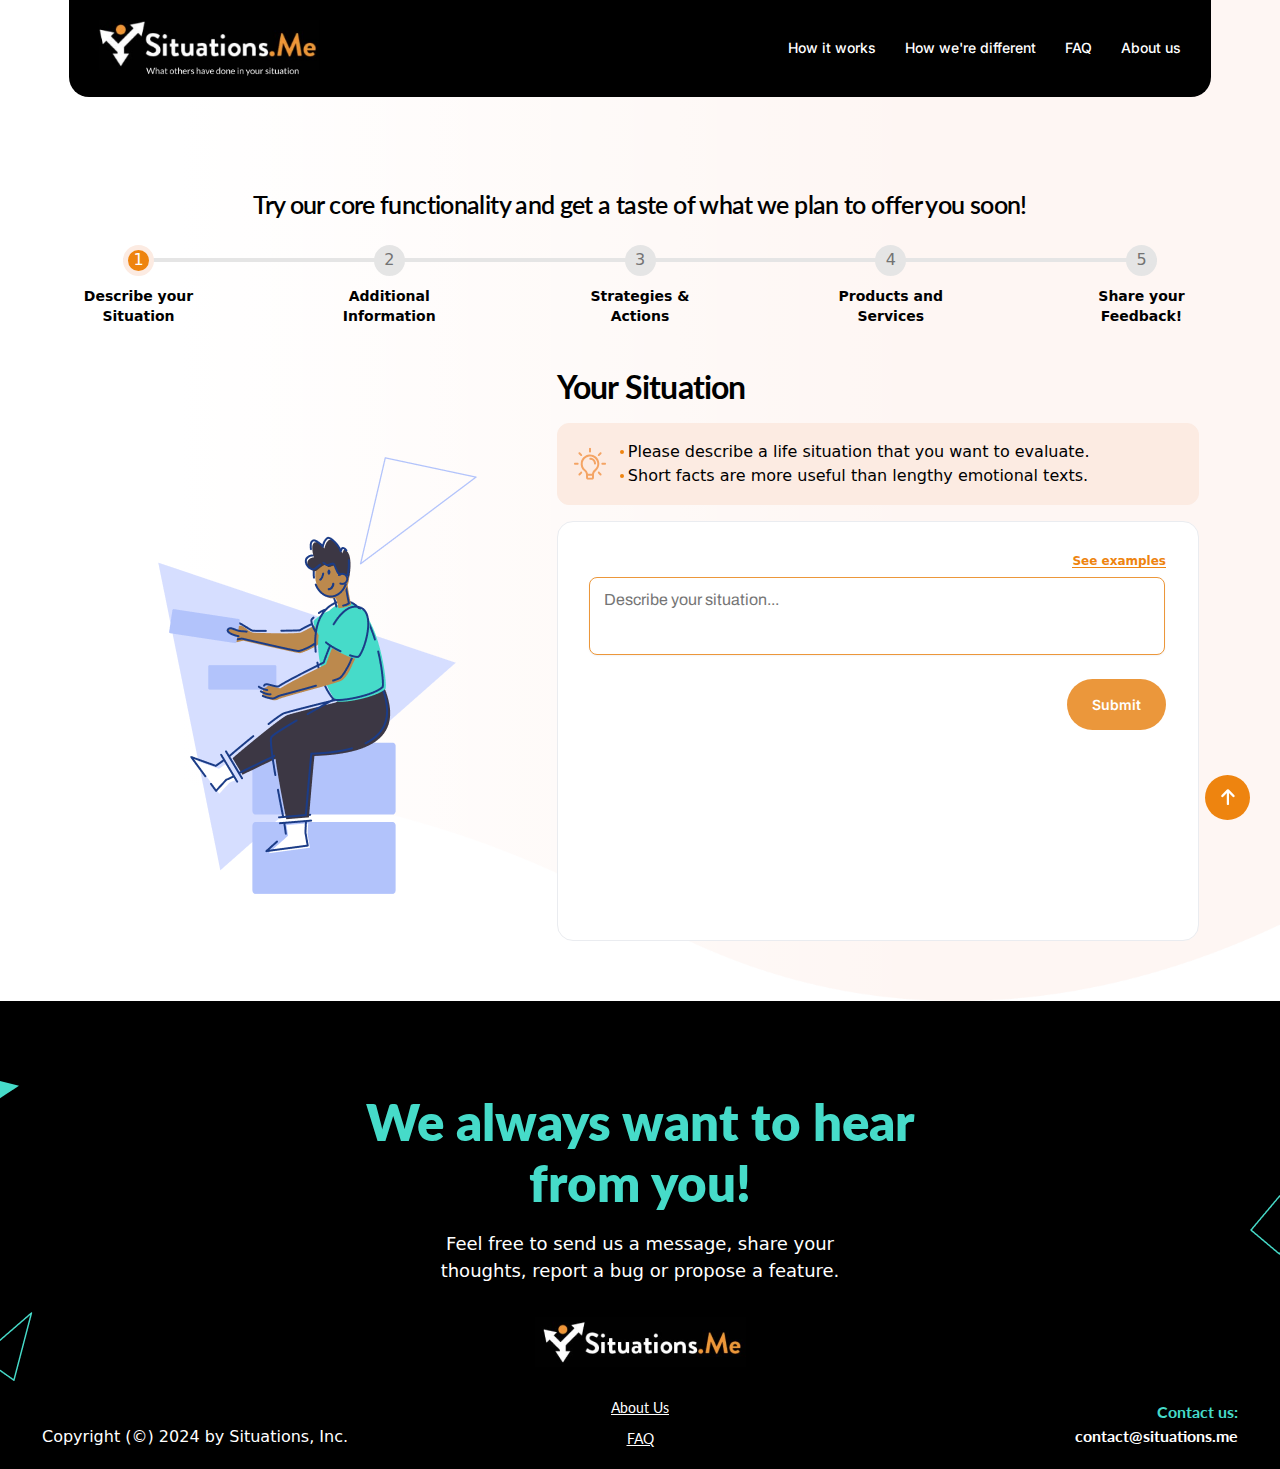
<file: index.html>
<!DOCTYPE html>
<html lang="en">

<head>
    <meta charset="UTF-8">
    <meta name="viewport" content="width=device-width, initial-scale=1.0">
    <title>Situations.Me</title>

    <link rel="icon" href="assets/images/favicon.jpg">

    <!--essential style library-->
    <link rel="stylesheet" href="assets/css/all.css">
    <link rel="stylesheet" href="assets/css/bootstrap.min.css">
    <link rel="stylesheet" href="assets/css/animate.min.css">
    <link rel="stylesheet" href="assets/css/style.css">

</head>

<body>

    <main>

        <!--header section start-->
        <header class="st_header_section">
            <div class="container st_header_box">
                <div class="row align-items-center">
                    <div class="col-md-5 col-lg-4 col-7">
                        <div class="st_header_logo">
                            <a href="home.html"><img src="assets/images/logo.png" alt="logo" class="img-fluid"></a>
                        </div>
                    </div>
                    <div class="col-lg-8 col-md-7 col-5">
                        <div class="st_header_right d-flex g-40 align-items-center justify-content-end">
                            <nav class="st_header_nav">
                                <ul>
                                    <li><a class="scroll" href="home.html#how_it_works">How it works</a></li>
                                    <li><a class="scroll" href="home.html#how_different">How we're different</a></li>
                                    <li><a href="faq.html">FAQ</a></li>
                                    <li><a href="about.html">About us</a></li>
                                </ul>
                            </nav>
                            <div class="st_header_btns d-flex gap-3 align-items-center justify-content-end d-lg-none">
                                <button type="button" class="st_mobile_menu_toggle menu_btn">
                                    <span></span>
                                    <span></span>
                                    <span></span>
                                </button>
                            </div>
                        </div>
                    </div>
                </div>
            </div>
        </header>
        <!--header section end-->

        <!-- Funnel works Start  -->
        <section class="funnel_works_sec">
            <div class="container">
                <div class="row">
                    <div class="col-md-12">
                        <form action="#" method="post" name="situations-step-form">

                            <h3 class="text-center">Try our core functionality and get a taste of what we plan to offer you soon!</h3>
                            <!-- Progress bar -->
                            <div class="progressbar">
                                <div class="progress" id="progress"></div>
                                <div class="progress_step progress_step_active" data-title="Describe your Situation"></div>
                                <div class="progress_step" data-title="Additional Information"></div>
                                <div class="progress_step" data-title="Strategies & Actions"></div>
                                <div class="progress_step" data-title="Products and Services"></div>
                                <div class="progress_step" data-title="Share your Feedback!"></div>
                            </div>

                            <!-- Steps 1-->
                            <div class="form_step form_step_active">
                                <div class="row g-5 g-md-4">
                                    <div class="col-md-5 d-none d-md-block">
                                        <div class="form_step_thumb text-center">
                                            <img src="assets/images/form/step-2.png" alt="Your Situation" class="img-fluid">
                                        </div>
                                    </div>
                                    <div class="col-md-7">
                                        <div class="form_step_content">
                                            <h2>Your Situation</h2>
                                            <div class="step_info">
                                                <img src="assets/images/idea.svg" alt="idea" class="img-fluid" />
                                                <ul>
                                                    <li>Please describe a life situation that you want to evaluate.</li>
                                                    <li>Short facts are more useful than lengthy emotional texts.</li>
                                                </ul>
                                            </div>
                                        </div>
                                        <div class="form_step_field mn-height-420">
                                            <div class="input-group">
                                                <label class="form-label link" for="your-ituation"><a href="#modal_step_2" data-bs-toggle="modal">See examples</a></label>
                                                <textarea name="the-textarea" id="step_message" maxlength="500" placeholder="Describe your situation..." autofocus></textarea>
                                            </div>
                                            <div class="text-end w-100">
                                                <a href="#" class="btn btn_next template-btn primary-btn ml-auto text-white">Submit</a>
                                            </div>
                                        </div>
                                    </div>
                                </div>
                            </div>

                            <!-- Steps 2-->
                            <div class="form_step">
                                <div class="row g-5 g-md-4">
                                    <div class="col-md-5 d-none d-md-block">
                                        <div class="form_step_thumb text-center">
                                            <img src="assets/images/form/step-3.png" alt="Your Situation" class="img-fluid">
                                        </div>
                                    </div>
                                    <div class="col-md-7">
                                        <div class="form_step_content">
                                            <h2>Additional Information</h2>
                                            <div class="step_info">
                                                <img src="assets/images/idea.svg" alt="idea" class="img-fluid" />
                                                <ul>
                                                    <li>Please answer the questions below to provide us with additional information.</li>
                                                    <li>Feel free to skip less important or invasive questions </li>
                                                </ul>
                                            </div>
                                        </div>
                                        <div class="form_step_field question_field">
                                            <div class="input-group">
                                                <label for="queston-1">Question 1</label>
                                                <input type="text" id="queston-1" name="question-1" placeholder="Your answer here...">
                                            </div>
                                            <div class="input-group">
                                                <label for="queston-1">Question 2</label>
                                                <input type="text" id="queston-2" name="question-2" placeholder="Your answer here...">
                                            </div>
                                            <div class="input-group">
                                                <label for="queston-1">Question 3</label>
                                                <input type="text" id="queston-3" name="question-3" placeholder="Your answer here...">
                                            </div>
                                            <div class="input-group">
                                                <label for="queston-1">Question 4</label>
                                                <input type="text" id="queston-4" name="question-4" placeholder="Your answer here...">
                                            </div>
                                            <div class="input-group">
                                                <label for="queston-1">Question 5</label>
                                                <input type="text" id="queston-5" name="question-5" placeholder="Your answer here...">
                                            </div>
                                            <div class="text-end w-100">
                                                <a href="#" class="btn btn_next template-btn primary-btn ml-auto text-white">Submit</a>
                                            </div>
                                        </div>
                                    </div>
                                </div>
                            </div>

                            <!-- Steps 3-->
                            <div class="form_step solution_step">
                                <div class="row g-5 g-md-4">
                                    <div class="col-md-12">
                                        <div class="form_step_content">
                                            <h2 class="title_with_arrow">Strategies <i class="fa-solid fa-arrow-right-long"></i> Actions <i class="fa-solid fa-arrow-right-long"></i> Results</h2>
                                            <div class="step_info">
                                                <img src="assets/images/idea.svg" alt="idea" class="img-fluid" />
                                                <ul>
                                                    <li>Review the proposed Strategies to handle this Situation</li>
                                                    <li>Explore possible Actions and their Results</li>
                                                    <li>Select Strategies that you want to explore to see suggested products and services.</li>
                                                </ul>
                                            </div>
                                            <h3>Recommended Strategies</h3>
                                            <div class="accordion_wrapper mb-5">
                                                <!-- Start AcCordion Items  -->
                                                <div class="accordion_item">
                                                    <p>
                                                        <input type="checkbox" name="solution_result1" id="solution_result">
                                                        <label for="solution_result"></label>
                                                    </p>
                                                    <h2 class="accordion__title">
                                                        <span class="sub_heading">Strategy 1:</span>
                                                        Expand Digital Marketing Presence<i class="fas fa-angle-down"></i>
                                                    </h2>
                                                    <div class="accordion__content">
                                                        <!-- nested acordion  -->
                                                        <div class="accordion_item accordion--nested">
                                                            <h4 class="accordion__title">
                                                                <span class="sub_heading">Action 1:</span>
                                                                Launch a targeted social media campaign.
                                                                <i class="fas fa-angle-down"></i>
                                                            </h4>
                                                            <div class="accordion__content">
                                                                <span class="sub_heading">Results:</span>
                                                                <ul class="result_list">
                                                                    <li>20% increase in website traffic within 2 months.</li>
                                                                    <li>15% growth in social media followers.</li>
                                                                    <li>Improved brand recognition in target demographics.</li>
                                                                </ul>
                                                            </div>
                                                        </div>
                                                        <!-- nested acordion  -->
                                                        <div class="accordion_item accordion--nested">
                                                            <h4 class="accordion__title">
                                                                <span class="sub_heading">Action 2:</span>
                                                                Implement SEO improvements on the website.
                                                                <i class="fas fa-angle-down"></i>
                                                            </h4>
                                                            <div class="accordion__content">
                                                                <span class="sub_heading">Results:</span>
                                                                <ul class="result_list">
                                                                    <li>20% increase in website traffic within 2 months.</li>
                                                                    <li>15% growth in social media followers.</li>
                                                                    <li>Improved brand recognition in target demographics.</li>
                                                                </ul>
                                                            </div>
                                                        </div>
                                                        <!-- nested acordion  -->
                                                        <div class="accordion_item accordion--nested">
                                                            <h4 class="accordion__title">
                                                                <span class="sub_heading">Action 3:</span>
                                                                Start a weekly email newsletter.
                                                                <i class="fas fa-angle-down"></i>
                                                            </h4>
                                                            <div class="accordion__content">
                                                                <span class="sub_heading">Results:</span>
                                                                <ul class="result_list">
                                                                    <li>20% increase in website traffic within 2 months.</li>
                                                                    <li>15% growth in social media followers.</li>
                                                                    <li>Improved brand recognition in target demographics.</li>
                                                                </ul>
                                                            </div>
                                                        </div>
                                                    </div>
                                                </div>
                                                <!-- AcCordion Items  -->
                                                <div class="accordion_item">
                                                    <p>
                                                        <input type="checkbox" name="solution_result2" id="solution_result2">
                                                        <label for="solution_result2"></label>
                                                    </p>
                                                    <h2 class="accordion__title">
                                                        <span class="sub_heading">Strategy 2:</span>
                                                        Improve Customer Experience<i class="fas fa-angle-down"></i>
                                                    </h2>
                                                    <div class="accordion__content">
                                                        <!-- nested acordion  -->
                                                        <div class="accordion_item accordion--nested">
                                                            <h4 class="accordion__title">
                                                                <span class="sub_heading">Action 1:</span>
                                                                Launch a targeted social media campaign.
                                                                <i class="fas fa-angle-down"></i>
                                                            </h4>
                                                            <div class="accordion__content">
                                                                <span class="sub_heading">Results:</span>
                                                                <ul class="result_list">
                                                                    <li>20% increase in website traffic within 2 months.</li>
                                                                    <li>15% growth in social media followers.</li>
                                                                    <li>Improved brand recognition in target demographics.</li>
                                                                </ul>
                                                            </div>
                                                        </div>
                                                        <!-- nested acordion  -->
                                                        <div class="accordion_item accordion--nested">
                                                            <h4 class="accordion__title">
                                                                <span class="sub_heading">Action 2:</span>
                                                                Implement SEO improvements on the website.
                                                                <i class="fas fa-angle-down"></i>
                                                            </h4>
                                                            <div class="accordion__content">
                                                                <span class="sub_heading">Results:</span>
                                                                <ul class="result_list">
                                                                    <li>20% increase in website traffic within 2 months.</li>
                                                                    <li>15% growth in social media followers.</li>
                                                                    <li>Improved brand recognition in target demographics.</li>
                                                                </ul>
                                                            </div>
                                                        </div>
                                                        <!-- nested acordion  -->
                                                        <div class="accordion_item accordion--nested">
                                                            <h4 class="accordion__title">
                                                                <span class="sub_heading">Action 3:</span>
                                                                Start a weekly email newsletter.
                                                                <i class="fas fa-angle-down"></i>
                                                            </h4>
                                                            <div class="accordion__content">
                                                                <span class="sub_heading">Results:</span>
                                                                <ul class="result_list">
                                                                    <li>20% increase in website traffic within 2 months.</li>
                                                                    <li>15% growth in social media followers.</li>
                                                                    <li>Improved brand recognition in target demographics.</li>
                                                                </ul>
                                                            </div>
                                                        </div>
                                                    </div>
                                                </div>
                                                <!-- AcCordion Items  -->
                                                <div class="accordion_item">
                                                    <p>
                                                        <input type="checkbox" name="solution_result3" id="solution_result3">
                                                        <label for="solution_result3"></label>
                                                    </p>
                                                    <h2 class="accordion__title">
                                                        <span class="sub_heading">Strategy 3:</span>
                                                        Boost Employee Productivity
                                                        <i class="fas fa-angle-down"></i>
                                                    </h2>
                                                    <div class="accordion__content">
                                                        <!-- nested acordion  -->
                                                        <div class="accordion_item accordion--nested">
                                                            <h4 class="accordion__title">
                                                                <span class="sub_heading">Action 1:</span>
                                                                Launch a targeted social media campaign.
                                                                <i class="fas fa-angle-down"></i>
                                                            </h4>
                                                            <div class="accordion__content">
                                                                <span class="sub_heading">Results:</span>
                                                                <ul class="result_list">
                                                                    <li>20% increase in website traffic within 2 months.</li>
                                                                    <li>15% growth in social media followers.</li>
                                                                    <li>Improved brand recognition in target demographics.</li>
                                                                </ul>
                                                            </div>
                                                        </div>
                                                        <!-- nested acordion  -->
                                                        <div class="accordion_item accordion--nested">
                                                            <h4 class="accordion__title">
                                                                <span class="sub_heading">Action 2:</span>
                                                                Implement SEO improvements on the website.
                                                                <i class="fas fa-angle-down"></i>
                                                            </h4>
                                                            <div class="accordion__content">
                                                                <span class="sub_heading">Results:</span>
                                                                <ul class="result_list">
                                                                    <li>20% increase in website traffic within 2 months.</li>
                                                                    <li>15% growth in social media followers.</li>
                                                                    <li>Improved brand recognition in target demographics.</li>
                                                                </ul>
                                                            </div>
                                                        </div>
                                                        <!-- nested acordion  -->
                                                        <div class="accordion_item accordion--nested">
                                                            <h4 class="accordion__title">
                                                                <span class="sub_heading">Action 3:</span>
                                                                Start a weekly email newsletter.
                                                                <i class="fas fa-angle-down"></i>
                                                            </h4>
                                                            <div class="accordion__content">
                                                                <span class="sub_heading">Results:</span>
                                                                <ul class="result_list">
                                                                    <li>20% increase in website traffic within 2 months.</li>
                                                                    <li>15% growth in social media followers.</li>
                                                                    <li>Improved brand recognition in target demographics.</li>
                                                                </ul>
                                                            </div>
                                                        </div>
                                                    </div>
                                                </div>
                                                <!-- END AcCordion Items  -->
                                            </div>
                                            <h3>Frequently failing Strategies</h3>
                                            <div class="accordion_wrapper">
                                                <!-- Start AcCordion Items  -->
                                                <div class="accordion_item">
                                                    <p>
                                                        <input type="checkbox" name="failing_result1" id="failing_result">
                                                        <label for="failing_result"></label>
                                                    </p>
                                                    <h2 class="accordion__title">
                                                        <span class="sub_heading">Strategy 1:</span>
                                                        Expand Digital Marketing Presence
                                                        <i class="fas fa-angle-down"></i>
                                                    </h2>
                                                    <div class="accordion__content">
                                                        <!-- nested acordion  -->
                                                        <div class="accordion_item accordion--nested">
                                                            <h4 class="accordion__title">
                                                                <span class="sub_heading">Action 1:</span>
                                                                Launch a targeted social media campaign.
                                                                <i class="fas fa-angle-down"></i>
                                                            </h4>
                                                            <div class="accordion__content">
                                                                <span class="sub_heading">Results:</span>
                                                                <ul class="result_list">
                                                                    <li>20% increase in website traffic within 2 months.</li>
                                                                    <li>15% growth in social media followers.</li>
                                                                    <li>Improved brand recognition in target demographics.</li>
                                                                </ul>
                                                            </div>
                                                        </div>
                                                        <!-- nested acordion  -->
                                                        <div class="accordion_item accordion--nested">
                                                            <h4 class="accordion__title">
                                                                <span class="sub_heading">Action 2:</span>
                                                                Implement SEO improvements on the website.
                                                                <i class="fas fa-angle-down"></i>
                                                            </h4>
                                                            <div class="accordion__content">
                                                                <span class="sub_heading">Results:</span>
                                                                <ul class="result_list">
                                                                    <li>20% increase in website traffic within 2 months.</li>
                                                                    <li>15% growth in social media followers.</li>
                                                                    <li>Improved brand recognition in target demographics.</li>
                                                                </ul>
                                                            </div>
                                                        </div>
                                                        <!-- nested acordion  -->
                                                        <div class="accordion_item accordion--nested">
                                                            <h4 class="accordion__title">
                                                                <span class="sub_heading">Action 3:</span>
                                                                Start a weekly email newsletter.
                                                                <i class="fas fa-angle-down"></i>
                                                            </h4>
                                                            <div class="accordion__content">
                                                                <span class="sub_heading">Results:</span>
                                                                <ul class="result_list">
                                                                    <li>20% increase in website traffic within 2 months.</li>
                                                                    <li>15% growth in social media followers.</li>
                                                                    <li>Improved brand recognition in target demographics.</li>
                                                                </ul>
                                                            </div>
                                                        </div>
                                                    </div>
                                                </div>
                                                <!-- AcCordion Items  -->
                                                <div class="accordion_item">
                                                    <p>
                                                        <input type="checkbox" name="failing_result2" id="failing_result2">
                                                        <label for="failing_result2"></label>
                                                    </p>
                                                    <h2 class="accordion__title">
                                                        <span class="sub_heading">Strategy 2:</span>
                                                        Improve Customer Experience
                                                        <i class="fas fa-angle-down"></i>
                                                    </h2>
                                                    <div class="accordion__content">
                                                        <!-- nested acordion  -->
                                                        <div class="accordion_item accordion--nested">
                                                            <h4 class="accordion__title">
                                                                <span class="sub_heading">Action 1:</span>
                                                                Launch a targeted social media campaign.
                                                                <i class="fas fa-angle-down"></i>
                                                            </h4>
                                                            <div class="accordion__content">
                                                                <span class="sub_heading">Results:</span>
                                                                <ul class="result_list">
                                                                    <li>20% increase in website traffic within 2 months.</li>
                                                                    <li>15% growth in social media followers.</li>
                                                                    <li>Improved brand recognition in target demographics.</li>
                                                                </ul>
                                                            </div>
                                                        </div>
                                                        <!-- nested acordion  -->
                                                        <div class="accordion_item accordion--nested">
                                                            <h4 class="accordion__title">
                                                                <span class="sub_heading">Action 2:</span>
                                                                Implement SEO improvements on the website.
                                                                <i class="fas fa-angle-down"></i>
                                                            </h4>
                                                            <div class="accordion__content">
                                                                <span class="sub_heading">Results:</span>
                                                                <ul class="result_list">
                                                                    <li>20% increase in website traffic within 2 months.</li>
                                                                    <li>15% growth in social media followers.</li>
                                                                    <li>Improved brand recognition in target demographics.</li>
                                                                </ul>
                                                            </div>
                                                        </div>
                                                        <!-- nested acordion  -->
                                                        <div class="accordion_item accordion--nested">
                                                            <h4 class="accordion__title">
                                                                <span class="sub_heading">Action 3:</span>
                                                                Start a weekly email newsletter.
                                                                <i class="fas fa-angle-down"></i>
                                                            </h4>
                                                            <div class="accordion__content">
                                                                <span class="sub_heading">Results:</span>
                                                                <ul class="result_list">
                                                                    <li>20% increase in website traffic within 2 months.</li>
                                                                    <li>15% growth in social media followers.</li>
                                                                    <li>Improved brand recognition in target demographics.</li>
                                                                </ul>
                                                            </div>
                                                        </div>
                                                    </div>
                                                </div>
                                                <!-- End AcCordion Items  -->
                                            </div>
                                        </div>
                                    </div>
                                    <div class="col-md-12">
                                        <div class="text-end w-100">
                                            <a href="#" class="btn btn_next template-btn primary-btn ml-auto text-white">Next</a>
                                        </div>
                                    </div>
                                </div>
                            </div>

                            <!-- Steps 4-->
                            <div class="form_step rlt_pd_service">
                                <div class="col-md-12 pt-4 mt-2">
                                    <div class="form_step_content form_step_related_service">
                                        <h2>Relevant Products and Services:</h2>
                                        <div class="step_info">
                                            <img src="assets/images/idea.svg" alt="idea" class="img-fluid" />
                                            <ul>
                                                <li>Review the proposed Strategies to handle this Situation</li>
                                                <li>Explore possible Actions and their Results</li>
                                            </ul>
                                        </div>
                                        <div class="related_service_product pt-2">
                                            <h3>Products</h3>
                                            <div class="accordion_wrapper">
                                                <!-- AcCordion Items  -->
                                                <div class="accordion_item">
                                                    <h2 class="accordion__title">AI-Driven Customer Insights Tool
                                                        <i class="fas fa-angle-down"></i>
                                                    </h2>
                                                    <div class="accordion__content ps-1">
                                                        <p>Uses machine learning to analyze customer data and deliver personalized recommendations.</p>
                                                    </div>
                                                </div>
                                                <div class="accordion_item">
                                                    <h2 class="accordion__title">E-commerce Dashboard
                                                        <i class="fas fa-angle-down"></i>
                                                    </h2>
                                                    <div class="accordion__content ps-1">
                                                        <p>A centralized platform for managing inventory, sales, and customer interactions in real time.</p> 
                                                    </div>
                                                </div>
                                                <div class="accordion_item">
                                                    <h2 class="accordion__title">CRM Software
                                                        <i class="fas fa-angle-down"></i>
                                                    </h2>
                                                    <div class="accordion__content ps-1">
                                                        <p>Streamlines customer relationship management, providing sales automation and communication tools.</p> 
                                                    </div>
                                                </div>
                                                <!-- AcCordion Items  -->
                                                <h3 class="mt-5">Services</h3>
                                                <div class="accordion_item">
                                                    <h2 class="accordion__title">Website Design and Development
                                                        <i class="fas fa-angle-down"></i>
                                                    </h2>
                                                    <div class="accordion__content ps-1">
                                                        <p>End-to-end web design, development, and maintenance for businesses looking to enhance their online presence.</p>
                                                    </div>
                                                </div>
                                                <div class="accordion_item">
                                                    <h2 class="accordion__title">Digital Marketing Consultation
                                                        <i class="fas fa-angle-down"></i>
                                                    </h2>
                                                    <div class="accordion__content ps-1">
                                                        <p>Tailored strategies for SEO, PPC, and social media to grow your online reach.</p>
                                                    </div>
                                                </div>
                                                <div class="accordion_item">
                                                    <h2 class="accordion__title">Cutom Software Solutions
                                                        <i class="fas fa-angle-down"></i>
                                                    </h2>
                                                    <div class="accordion__content ps-1">
                                                        <p>Development of bespoke software tailored to meet unique business requirements and workflows.</p>
                                                    </div>
                                                </div>
                                                <!-- End AcCordion Items  -->
                                            </div>
                                        </div>
                                    </div>
                                </div>
                                <div class="col-md-12 mt-4">
                                    <div class="text-end w-100">
                                        <a href="#" class="btn btn_next template-btn primary-btn ml-auto text-white">Submit</a>
                                    </div>
                                </div>
                            </div>

                            <!-- Steps 5-->
                            <div class="form_step feeback_step">
                                <div class="row g-5 g-md-4">
                                    <div class="col-md-5 d-none d-md-block">
                                        <div class="form_step_thumb text-center">
                                            <img src="assets/images/form/step-5.png" alt="Your Situation" class="img-fluid">
                                        </div>
                                    </div>
                                    <div class="col-md-7">
                                        <div class="form_step_content">
                                            <h2>We want to know what you think about our demo!</h2>
                                            <div class="step_info">
                                                <img src="assets/images/idea.svg" alt="idea" class="img-fluid" />
                                                <ul>
                                                    <li>We will improve our design and user experience based on your feedback.</li>
                                                </ul>
                                            </div>
                                        </div>
                                        <div class="form_step_field feedback_switch">
                                            <div class="input-group">
                                                <h4>Did you find our recommendations useful?</h4>
                                                <div class="input_radio_field">
                                                    <p>
                                                        <input type="radio" id="nUseful" name="recommendations_usefull" value="no" >
                                                        <label for="nUseful">No</label>
                                                    </p>
                                                    <p>
                                                        <input type="radio" id="yUseful" name="recommendations_usefull" value="yes">
                                                        <label for="yUseful">Yes</label>
                                                    </p>
                                                </div>
                                            </div>
                                            <div class="input-group">
                                                <h4>Did you learn anything new regarding your situation?</h4>
                                                <div class="input_radio_field">
                                                    <p>
                                                        <input type="radio" id="nSituation" name="learned_anything_new" value="no" >
                                                        <label for="nSituation">No</label>
                                                    </p>
                                                    <p>
                                                        <input type="radio" id="ySituation" name="learned_anything_new" value="yes">
                                                        <label for="ySituation">Yes</label>
                                                    </p>
                                                </div>
                                            </div>
                                            <div class="input-group">
                                                <h4>Are recommended products and services relevant?</h4>
                                                <div class="input_radio_field">
                                                    <p>
                                                        <input type="radio" id="nRelevant" name="products_and_services_relevant" value="no" >
                                                        <label for="nRelevant">No</label>
                                                    </p>
                                                    <p>
                                                        <input type="radio" id="yRelevant" name="products_and_services_relevant" value="yes">
                                                        <label for="yRelevant">Yes</label>
                                                    </p>
                                                </div>
                                            </div>
                                            <div class="input-group">
                                                <h4>Suggest one thing you want to improve in our product. We will do this for you!</h4>
                                                <div class="input-group">
                                                    <textarea name="your_suggestion" id="step_message" maxlength="500" placeholder="Share your thoughts here..." autofocus></textarea>
                                                </div>
                                            </div>
                                            <div class="input-group">
                                                <h4>Add your email to get notified about our full featured product launch:</h4>
                                                <div class="input-group">
                                                    <input type="email" name="your-email" id="y-email" placeholder="Your email..">
                                                </div>
                                            </div>
                                            <div class="text-end w-100">
                                                <a href="#" class="btn btn_next template-btn primary-btn ml-auto text-white">Submit</a>
                                            </div>
                                        </div>
                                    </div>
                                </div>
                            </div>

                            <!-- Steps 6-->
                            <div class="form_step final_submition mx-auto">
                                <div class="row g-5 g-md-4">
                                    <div class="col-md-12 pt-3">
                                        <div class="form_step_thumb">
                                            <img src="assets/images/form/step-6.png" alt="Your Situation" class="img-fluid">
                                        </div>
                                        <div class="form_step_content">
                                            <h2>Thanks for your feedback!</h2>
                                            <a href="index.html" class="btn text-white template-btn primary-btn">Explore Another Situation</a>
                                        </div>
                                    </div>
                                </div>
                            </div>
                    </div>
                    <!-- End Steps  -->
                    </form>
                </div>
            </div>
            </div>
        </section>
        <!-- Funnel works End  -->


        <!--modal popup start-->

        <!-- Modal for step 1-->
        <div class="modal fade step_modal" id="modal_step_1">
            <div class="modal-dialog modal-dialog-centered modal-dialog-scrollable">
                <div class="modal-content">
                    <div class="modal-header">
                        <button type="button" class="btn-close" data-bs-dismiss="modal"></button>
                    </div>
                    <div class="modal-body">
                        <h3>How other users describe themselves:</h3>
                        <ul>
                            <li>28-year-old software engineer, avid rock climber, and dog owner living in Seattle.</li>
                            <li>College student majoring in biology, part-time barista, and amateur photographer. I live in the midwest.</li>
                            <li>Stay-at-home parent of twins, former accountant, passionate about gardening and cooking.</li>
                            <li>Retired military veteran, current small business owner, and classic car enthusiast.</li>
                            <li>Coding monkey by day, rock-scaling junkie by night. Barking roommate in tow. The Sierra mountains are my backyard.</li>
                            <li>High school teacher specializing in physics, weekend gamer, and aspiring novelist.</li>
                            <li>Male, 28 yo, live in Boston. College dropout. Love dogs. Single. Not very happy with my life.</li>
                            <li>32 yo single mom of a autistic child. Live in NYC with my parents. Fighting with life for my future happiness.</li>
                        </ul>
                    </div>
                </div>
            </div>
        </div>
        <!--modal for step 1 end-->

        <!-- Modal for step 2-->
        <div class="modal fade step_modal" id="modal_step_2">
            <div class="modal-dialog modal-dialog-centered modal-dialog-scrollable">
                <div class="modal-content">
                    <div class="modal-header">
                        <button type="button" class="btn-close" data-bs-dismiss="modal"></button>
                    </div>
                    <div class="modal-body">
                        <h3>Situations that other users want to explore:</h3>
                        <ul>
                            <li>I'm dating a person of different religion and race. My parents are furious about our relationship.</li>
                            <li>I've been living paycheck-to-paycheck for many years. Need to change this somehow.</li>
                            <li>I just found out my long-term partner has been hiding a massive gambling debt from me.</li>
                            <li>My boss offered me a promotion, but it would require relocating to a city I hate.</li>
                            <li>I'm considering dropping out of medical school to pursue my passion for art.</li>
                            <li>My best friend confessed they're in love with me, but I don't feel the same way.</li>
                            <li>I accidentally discovered that my child isn't biologically mine through a DNA test kit.</li>
                            <li>I'm thinking about quitting my stable job to start a business, but I have no savings.</li>
                        </ul>
                    </div>
                </div>
            </div>
        </div>
        <!--modal for step 2 end-->















        <!--footer section start-->
        <footer class="st_footer_section overflow-hidden position-relative pt-90">
            <div class="container-fluid p-0">
                <div class="st_footer_content">
                    <h2 class="mb-3">We always want to hear <br> from you!</h2>
                    <p>Feel free to send us a message, share your <br> thoughts, report a bug or propose a feature.</p>
                    <hr class="st_line_seperator">
                </div>
                <div class="st_footer_bottom d-flex">
                    <div class="st_footer_copyright">
                        <p class="mb-0">Copyright (©) 2024 by Situations, Inc.</p>
                    </div>
                    <div class="st_footer_widget">
                        <a href="home.html"><img src="assets/images/footer-logo.png" alt="logo" class="st_footer_logo img-fluid"></a>
                        <ul class="st_footer_nav">
                            <li><a href="about.html">About Us</a></li>
                            <li><a href="faq.html">FAQ</a></li>
                        </ul>
                    </div>
                    <div class="st_footer_contact">
                        <p>Contact us:</p>
                        <a href="mailto:contact@situations.me">contact@situations.me</a>
                    </div>
                </div>
            </div>
        </footer>
        <!--footer section end-->

    </main>

    <!-- Mobile Header  Start-->
    <section class="popup_menubar_sec">
        <div class="popup_menubar_overlay"></div>
        <div class="pop_menubar_background">
            <div class="popMenubarArea">
                <div class="popMenu_top">
                    <div class="menu_pop_logo">
                        <a href="home.html">
                            <img src="assets/images/logo.png" alt="logo">
                        </a>
                    </div>
                    <a href="javascript:void(0);" id="popup_nav_Closer"><i class="fas fa-times"></i></a>
                </div>
                <div class="dfNav_popupWrapper">
                    <nav class="menubar_popup">
                        <ul class="main_mobile_menu d-flex align-items-center">
                            <li><a class="scroll" href="home.html#how_it_works">How it works</a></li>
                            <li><a class="scroll" href="home.html#how_different">How we're different</a></li>
                            <li><a href="faq.html">FAQ</a></li>
                            <li><a href="about.html">About Us</a></li>
                        </ul>
                    </nav>
                </div>
            </div>
        </div>
    </section>
    <!-- Mobile Header END -->

    <a id="scroll_top" class="scroll-top" style="display: block; transform: scale(1);"><i class="fa-solid fa-arrow-up"></i></a>







    <!--essentail scripts-->
    <script src="assets/js/jquery.min.js"></script>
    <script src="assets/js/bootstrap.min.js"></script>
    <script src="assets/js/wow.min.js"></script>
    <script src="assets/js/main.js"></script>
</body>

</html>
</file>
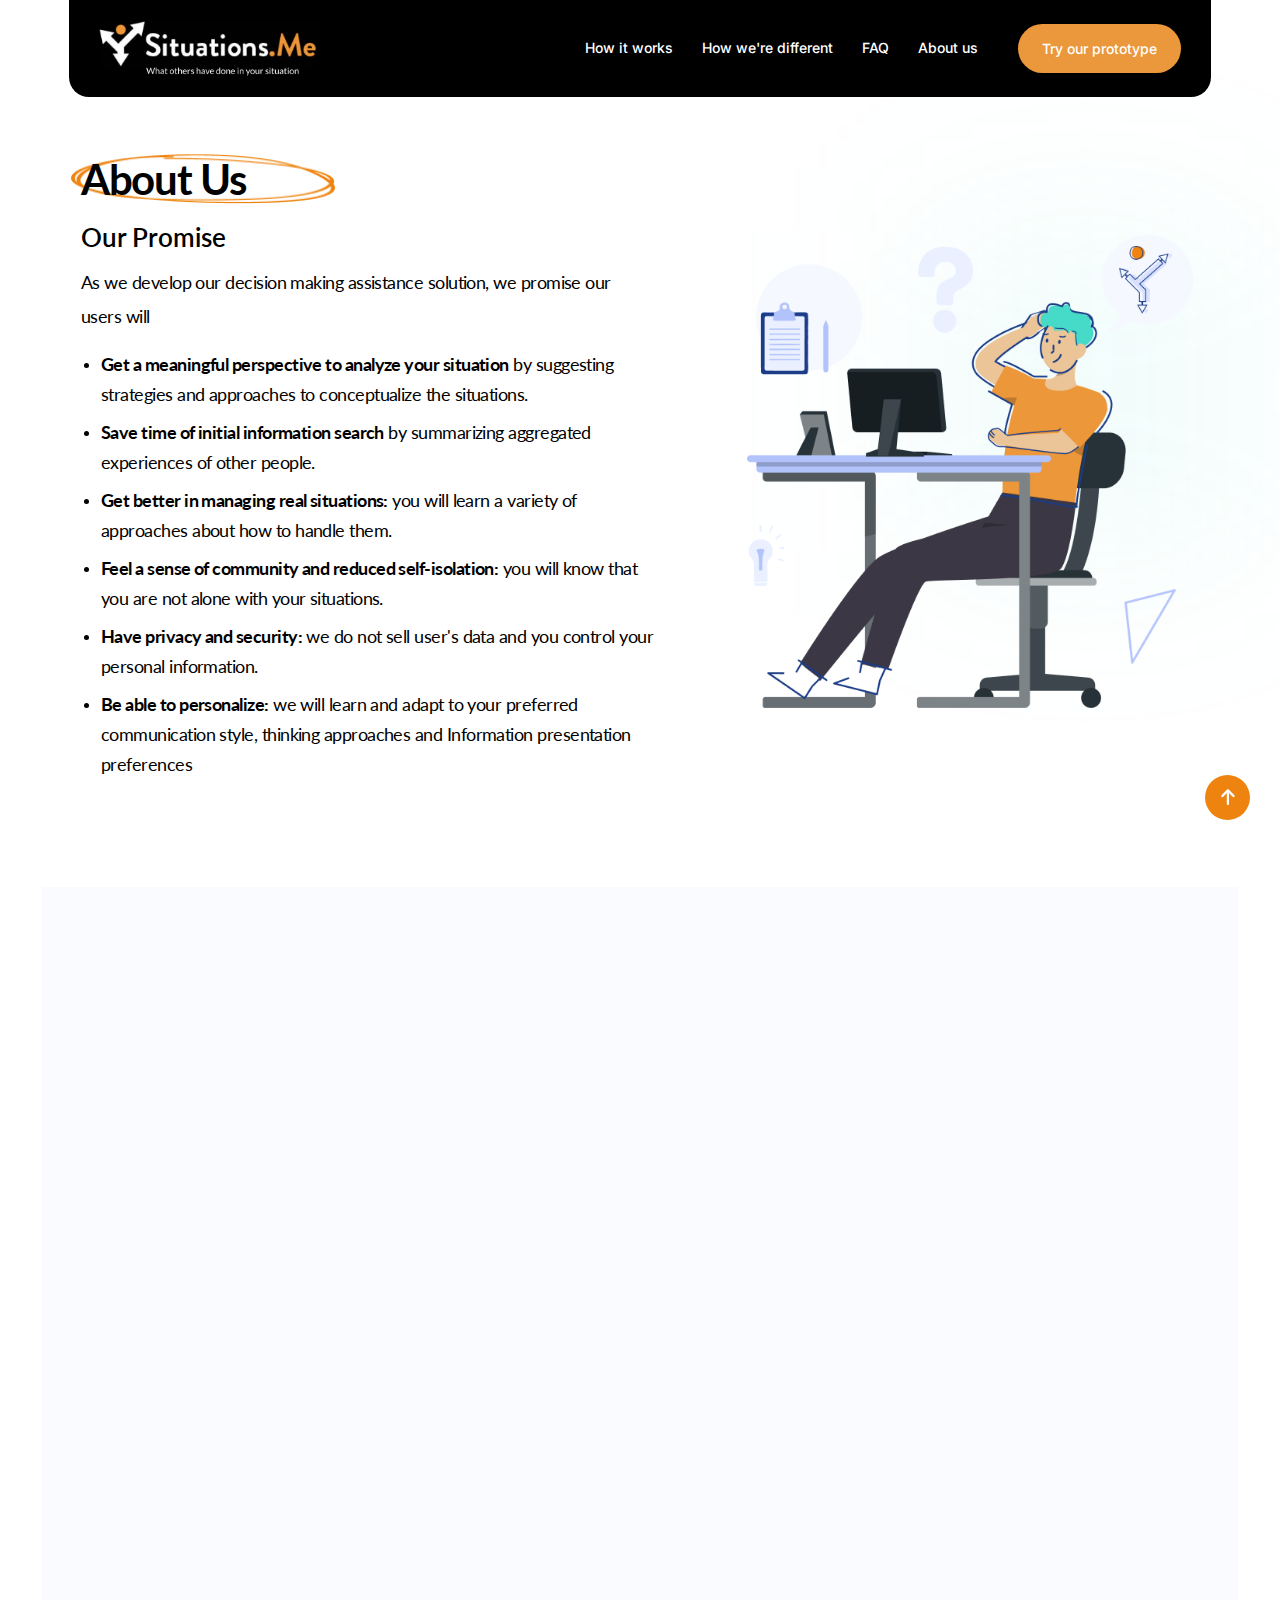
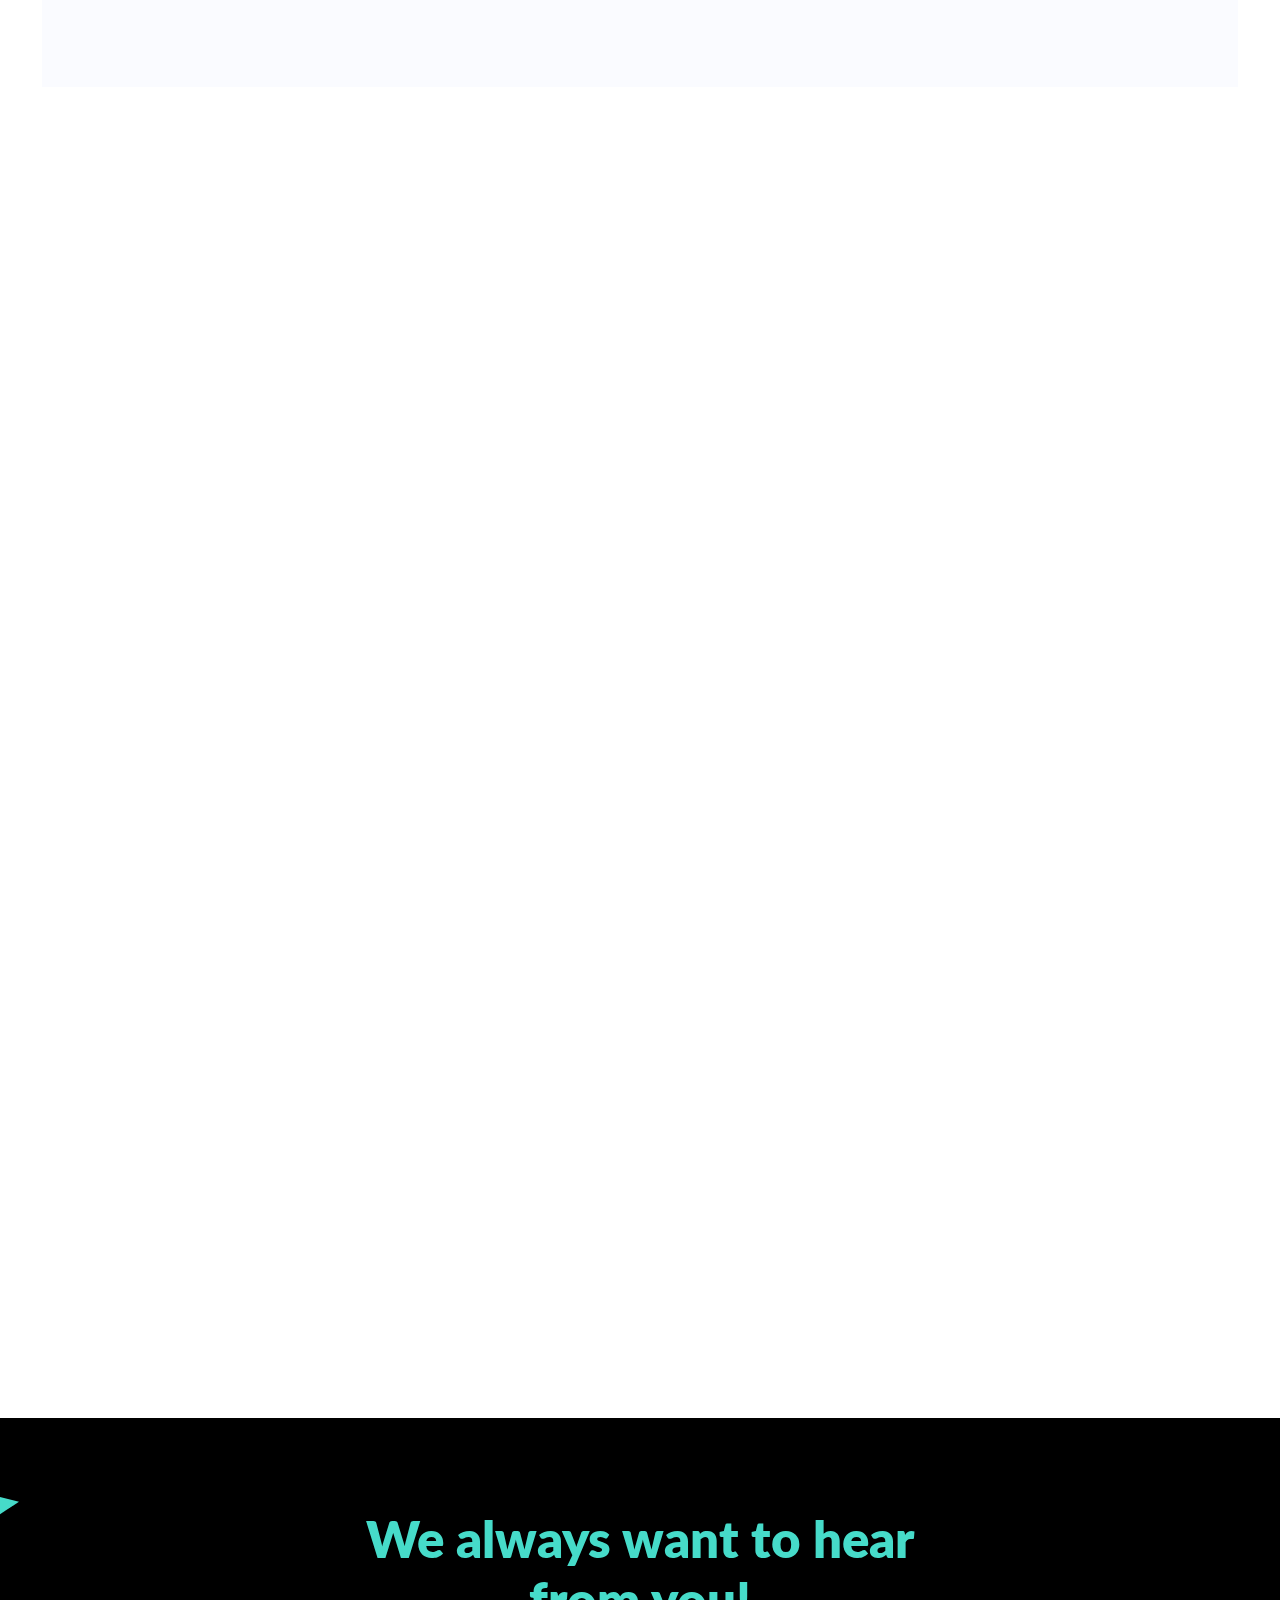
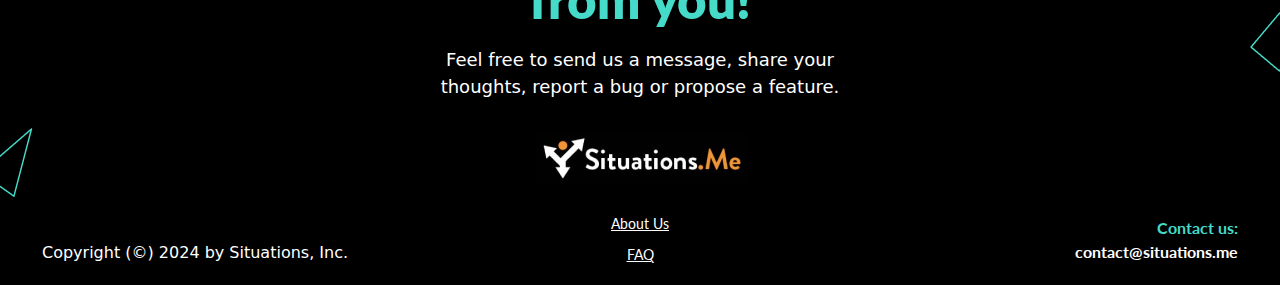
<file: about.html>
<!DOCTYPE html>
<html lang="en">

<head>
    <meta charset="UTF-8">
    <meta name="viewport" content="width=device-width, initial-scale=1.0">
    <title>Situations.Me</title>

    <link rel="icon" href="assets/images/favicon.jpg">

    <!--essential style library-->
    <link rel="stylesheet" href="assets/css/all.css">
    <link rel="stylesheet" href="assets/css/bootstrap.min.css">
    <link rel="stylesheet" href="assets/css/animate.min.css">
    <link rel="stylesheet" href="assets/css/style.css">

</head>

<body>

    <main>

        <!--header section start-->
        <header class="st_header_section">
            <div class="container st_header_box">
                <div class="row align-items-center">
                    <div class="col-md-5 col-lg-4 col-7">
                        <div class="st_header_logo">
                            <a href="home.html"><img src="assets/images/logo.png" alt="logo" class="img-fluid"></a>
                        </div>
                    </div>
                    <div class="col-lg-8 col-md-7 col-5">
                        <div class="st_header_right d-flex g-40 align-items-center justify-content-end">
                            <nav class="st_header_nav">
                                <ul>
                                    <li><a class="scroll" href="home.html#how_it_works">How it works</a></li>
                                    <li><a class="scroll" href="home.html#how_different">How we're different</a></li>
                                    <li><a href="faq.html">FAQ</a></li>
                                    <li><a href="about.html">About us</a></li>
                                </ul>
                            </nav>
                            <div class="st_header_btns d-flex gap-3 align-items-center justify-content-end">
                                <a target="_blank" href="index.html" class="template-btn primary-btn">Try our prototype</a>
                                <button type="button" class="st_mobile_menu_toggle menu_btn">
                                    <span></span>
                                    <span></span>
                                    <span></span>
                                </button>
                            </div>
                        </div>
                    </div>
                </div>
            </div>
        </header>
        <!--header section end-->

        <!-- Describe Situations Start -->
        <section class="situation-about">
            <div class="container">
                <div class="row align-items-center">
                    <div class="col-md-7 order-md-1">
                        <div class="describe_situ_cnt">
                            <h3 class="mb-28 wow animate__fadeInUp" data-wow-delay="0.1s"><span class="st_circle_text">About Us<img src="assets/images/text-circle02.png" alt="circle"></span></h3>
                            <h4 class="wow animate__fadeInUp" data-wow-delay="0.2s">Our Promise</h4>
                            <p class="wow animate__fadeInUp" data-wow-delay="0.3s">As we develop our decision making assistance solution, we promise our users will</p>
                            <ul>
                                <li class="wow animate__fadeInUp" data-wow-delay="0.3s"><p><strong>Get a meaningful perspective to analyze your situation</strong> by suggesting strategies and approaches to conceptualize the situations.</p></li>
                                <li class="wow animate__fadeInUp" data-wow-delay="0.33s"><p><strong>Save time of initial information search</strong> by summarizing aggregated experiences of other people.</p></li>
                                <li class="wow animate__fadeInUp" data-wow-delay="0.35s"><p><strong>Get better in managing real situations:</strong> you will learn a variety of approaches about how to handle them.
                                </p></li>
                                <li class="wow animate__fadeInUp" data-wow-delay="0.4s"><p><strong>Feel a sense of community and reduced self-isolation:</strong> you will know that you are not alone with your situations.
                                </p></li>
                                <li class="wow animate__fadeInUp" data-wow-delay="0.45s"><p><strong>Have privacy and security:</strong> we do not sell user's data and you control your personal information.
                                </p></li>
                                <li class="wow animate__fadeInUp" data-wow-delay="0.5s"><p><strong>Be able to personalize:</strong> we will learn and adapt to your preferred communication style, thinking approaches and Information presentation preferences
                                </p></li>
                            </ul>
                        </div>
                    </div>
                    <div class="col-md-5 order-md-2 text-end wow animate__fadeInUp" data-wow-delay="0.1s">
                        <img src="assets/images/vector-8.png" alt="vector" class="img-fluid">
                    </div>
                </div>
            </div>
        </section>
        <!-- Describe Situations END -->

        <section class="situation-about02 px-40 overflow-hidden position-relative z-1 ">
            <div class="stuab-wraper">
                <div class="container">
                    <div class="row align-items-center">
                        <div class="col-md-5">
                            <div class="vector-wrapper wow animate__fadeInUp" data-wow-delay="0.2s">
                                <img src="assets/images/vector-9.png" alt="vector" class="img-fluid">
                            </div>
                        </div>
                        <div class="col-md-7">
                            <div class="st_content_wrapper">
                                <h4 class="mb-3 wow animate__fadeInUp" data-wow-delay="0.1s">Our Tool</h4>
                                <p class="mb-4 wow animate__fadeInUp" data-wow-delay="0.2s">Situations.Me is a tool to help users navigate and explore strategies to approach complex life situations. We utilize AI to organize information others have shared, allowing users to learn from what others have done when facing similar circumstances. Thus, Situations.me can provide a higher-level perspective of possible strategies and outcomes for people feeling lost in circumstances they're facing. Seeing the shared experiences of others and contributing to a community knowledge pool also allows users to feel less alone when facing circumstances that can feel very isolating despite being nearly universal. Our tool also enables people to share the expertise and knowledge they gained when navigating complex situations.</p>
                                <p class="mb-0 wow animate__fadeInUp" data-wow-delay="0.3s">The framework (Situation -> Strategy ->Action ->Outcome) provides a universal structure for approaching and navigating complex life situations. Thus, our tool helps users turn information into action by recommending relevant strategies to approach a problem, and concrete action steps users can take now. As a result, the users will make more informed choices and may discover valuable options and solutions that they were initially unaware of.</p>
                            </div>
                        </div>
                    </div>
                </div>
            </div>
        </section>

        <section class="situation-about03">
            <div class="container">
                <div class="row">
                    <div class="col-md-5 order-2 order-md-2 text-end wow animate__fadeInUp" data-wow-delay="0.1s">
                        <img src="assets/images/vector-8.png" alt="vector" class="img-fluid">
                    </div>
                    <div class="col-md-7 order-1 order-md-1">
                        <div class="describe_situ_cnt">
                            <h4 class="mb-28 wow animate__fadeInUp" data-wow-delay="0.1s">Our team</h4>
                            <p class="wow animate__fadeInUp" data-wow-delay="0.2s">Our small team of talented product managers, software developers and AI scientists concentrated on development of the decision making assistance tool to be used in a wide variety of life situations. This exciting project is using advanced AI technologies, requires deep understanding of human psychology and is based on fundamental social values that are needed to make it work.</p>
                            <h5 class="wow animate__fadeInUp" data-wow-delay="0.3s">Leadership</h5>
                            
                            <p class="wow animate__fadeInUp" data-wow-delay="0.4s">
                                <strong class="d-block">Pavel Fomitchov, PhD - CEO and Founder</strong>
                                A few years ago I was facing a challenging life situation, for which asking for help and getting advice was difficult. This painful experience and strong desire to find a better way led to the creation of the product concept of Situations.Me. Early attempts to build a product using manual summarization and aggregation of people’s experiences from large internet resources were not scalable. However, the recent advances of LLM closed the technology gap. Now I’m using the latest AI technologies to facilitate a decision making process for people that are facing difficult or unfamiliar situations. I believe that this is the most impactful and powerful idea that ever came to my brain, and I’m very excited to try to bring this vision to reality.
                            </p>
                            <p class="wow animate__fadeInUp" data-wow-delay="0.4s">
                                <strong class="d-block">Masha Fomitchova - Product Manager and Co-founder</strong>
                                Hi, I’m Masha and my background is in Psychology and Marketing. After working at a NYC Suicide Hotline, I realized that what many of our callers needed more than anything was help breaking down and solving the concrete problems they were facing. I’m building Situations.me to reduce the redundancy in human problem-solving, and to help people gain a sense of perspective, clarity, and community in the face of challenging situations. I will be responsible for growing the user base through advertising and promotion, and for company communication through a company blog, YouTube channel, and social media.  I also have a foundation in visual arts and experience with graphic and design. I will be working alongside web and UX designers to create a tool that not only uses visualization to convey information clearly, but is also beautiful, and a pleasure to use.
                            </p>
                        </div>
                    </div>
                </div>
            </div>
        </section>

        <!-- Footer Cta Section Start-->
        <!-- <section class="footer-cta-section hero_cta_sec_two">
            <div class="container">
                <div class="hero_cta_sec_inner wow animate__fadeInUp" data-wow-delay="0.2s">
                    <div class="row align-items-center">
                        <div class="col-md-6 text-start cta_vector_img">
                            <img src="assets/images/hero-cta-2.png" class="img-fluid" alt="situation">
                        </div>
                        <div class="col-md-6">
                            <h3>Try it free for <span class="st_circle_text">60 days!<img src="assets/images/text-circle.png" alt="circle"></span></h3>
                            <p>No credit card information is needed</p>
                            <a href="https://situations-596dcd59e0eb.herokuapp.com/" target="_blank" class="template-btn primary-btn">Try our prototype</a>
                        </div>
                    </div>
                </div>
            </div>
        </section> -->
        <!-- Footer Cta Section END -->

        <!--footer section start-->
        <footer class="st_footer_section overflow-hidden position-relative pt-90">
            <div class="container-fluid p-0">
                <div class="st_footer_content">
                    <h2 class="mb-3">We always want to hear <br> from you!</h2>
                    <p>Feel free to send us a message, share your <br> thoughts, report a bug or propose a feature.</p>
                    <hr class="st_line_seperator">
                </div>
                <div class="st_footer_bottom d-flex">
                    <div class="st_footer_copyright">
                        <p class="mb-0">Copyright (©) 2024 by Situations, Inc.</p>
                    </div>
                    <div class="st_footer_widget">
                        <a href="home.html"><img src="assets/images/footer-logo.png" alt="logo" class="st_footer_logo"></a>
                        <ul class="st_footer_nav">
                            <li><a href="about.html">About Us</a></li>
                            <li><a href="faq.html">FAQ</a></li>
                        </ul>
                    </div>
                    <div class="st_footer_contact">
                        <p>Contact us:</p>
                        <a href="mailto:contact@situations.me">contact@situations.me</a>
                    </div>
                </div>
            </div>
        </footer>
        <!--footer section end-->

    </main>

    <!-- Mobile Header  Start-->
    <section class="popup_menubar_sec">
        <div class="popup_menubar_overlay"></div>
        <div class="pop_menubar_background">
            <div class="popMenubarArea">
                <div class="popMenu_top">
                    <div class="menu_pop_logo">
                        <a href="home.html">
                            <img src="assets/images/logo.png" alt="logo">
                        </a>
                    </div>
                    <a href="javascript:void(0);" id="popup_nav_Closer"><i class="fas fa-times"></i></a>
                </div>
                <div class="dfNav_popupWrapper">
                    <nav class="menubar_popup">
                        <ul class="main_mobile_menu d-flex align-items-center">
                            <li><a class="scroll" href="home.html#how_it_works">How it works</a></li>
                            <li><a class="scroll" href="home.html#how_different">How we're different</a></li>
                            <li><a href="faq.html">FAQ</a></li>
                            <li><a href="about.html">About Us</a></li>
                        </ul>
                    </nav>
                </div>
            </div>
        </div>
    </section>
    <!-- Mobile Header END -->

    <a id="scroll_top" class="scroll-top" style="display: block; transform: scale(1);"><i class="fa-solid fa-arrow-up"></i></a>








    <!--essentail scripts-->
    <script src="assets/js/jquery.min.js"></script>
    <script src="assets/js/bootstrap.min.js"></script>
    <script src="assets/js/wow.min.js"></script>
    <script src="assets/js/main.js"></script>
</body>

</html>
</file>
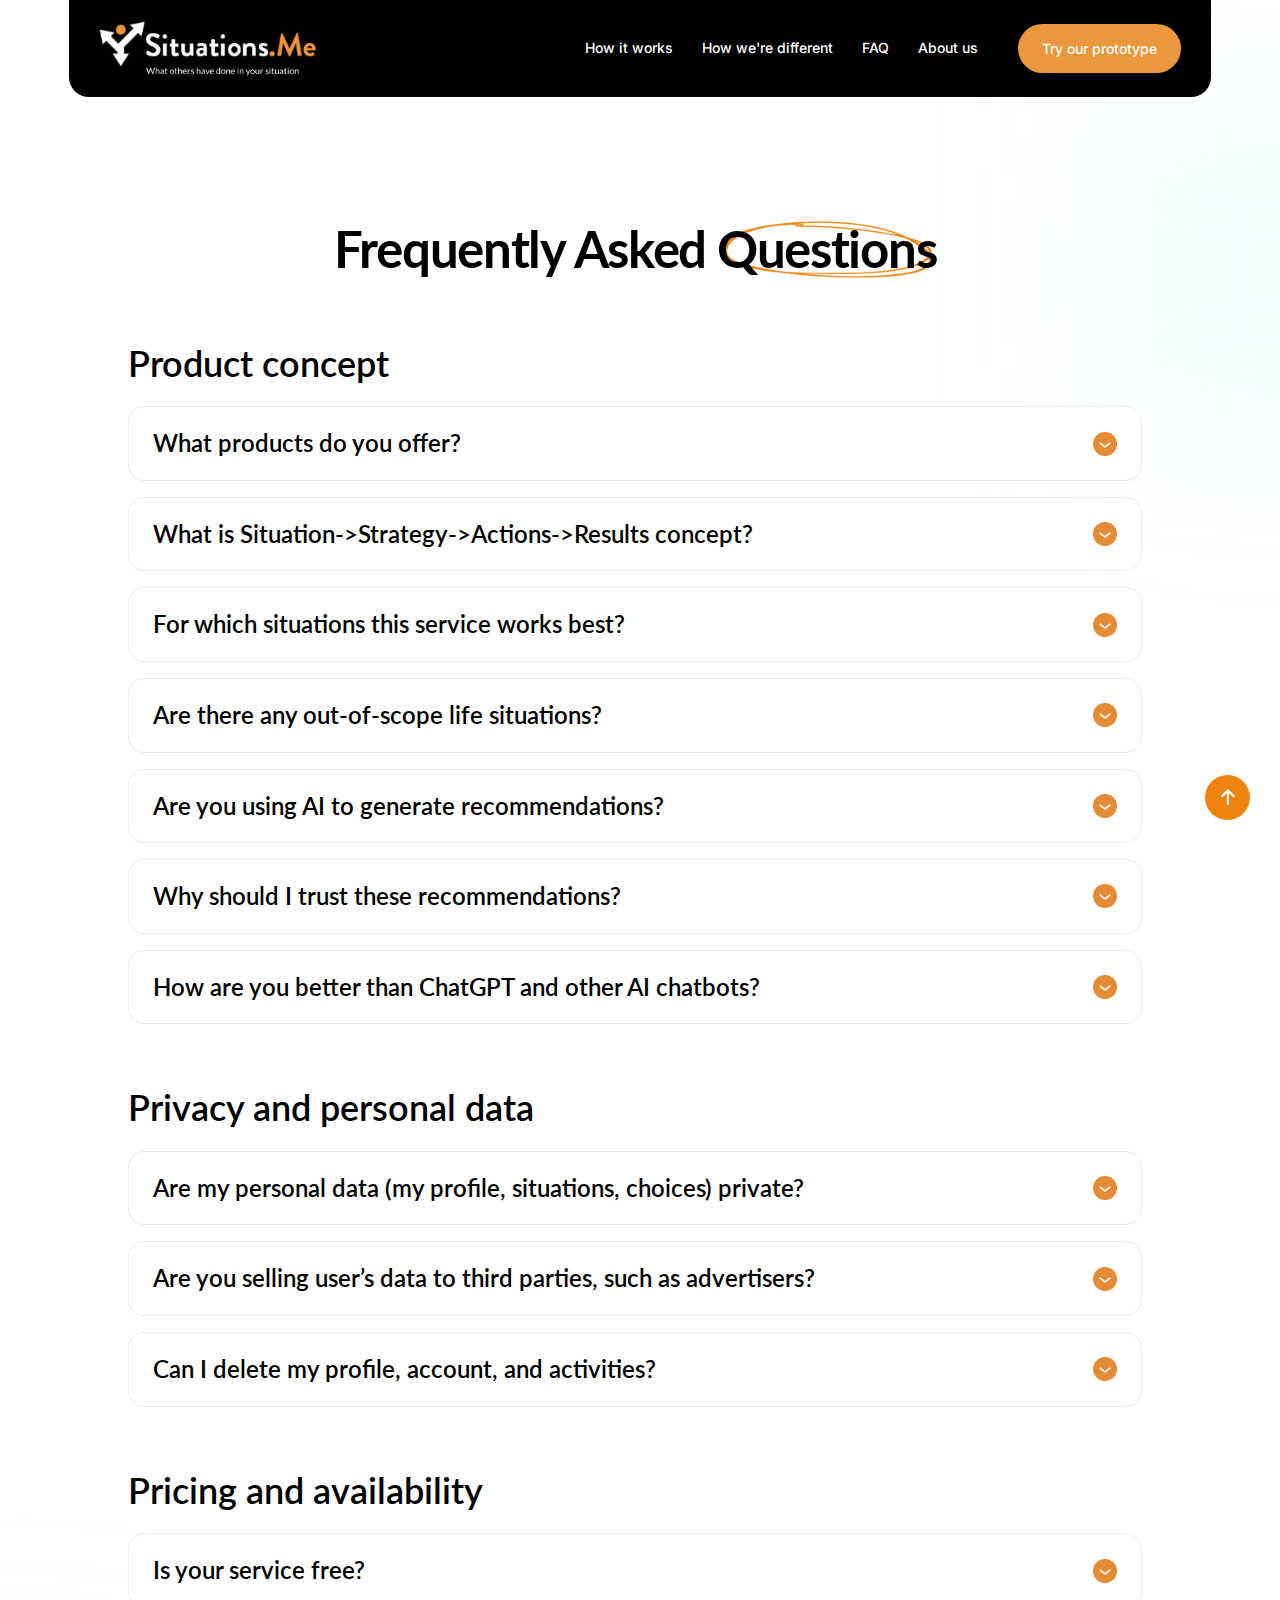
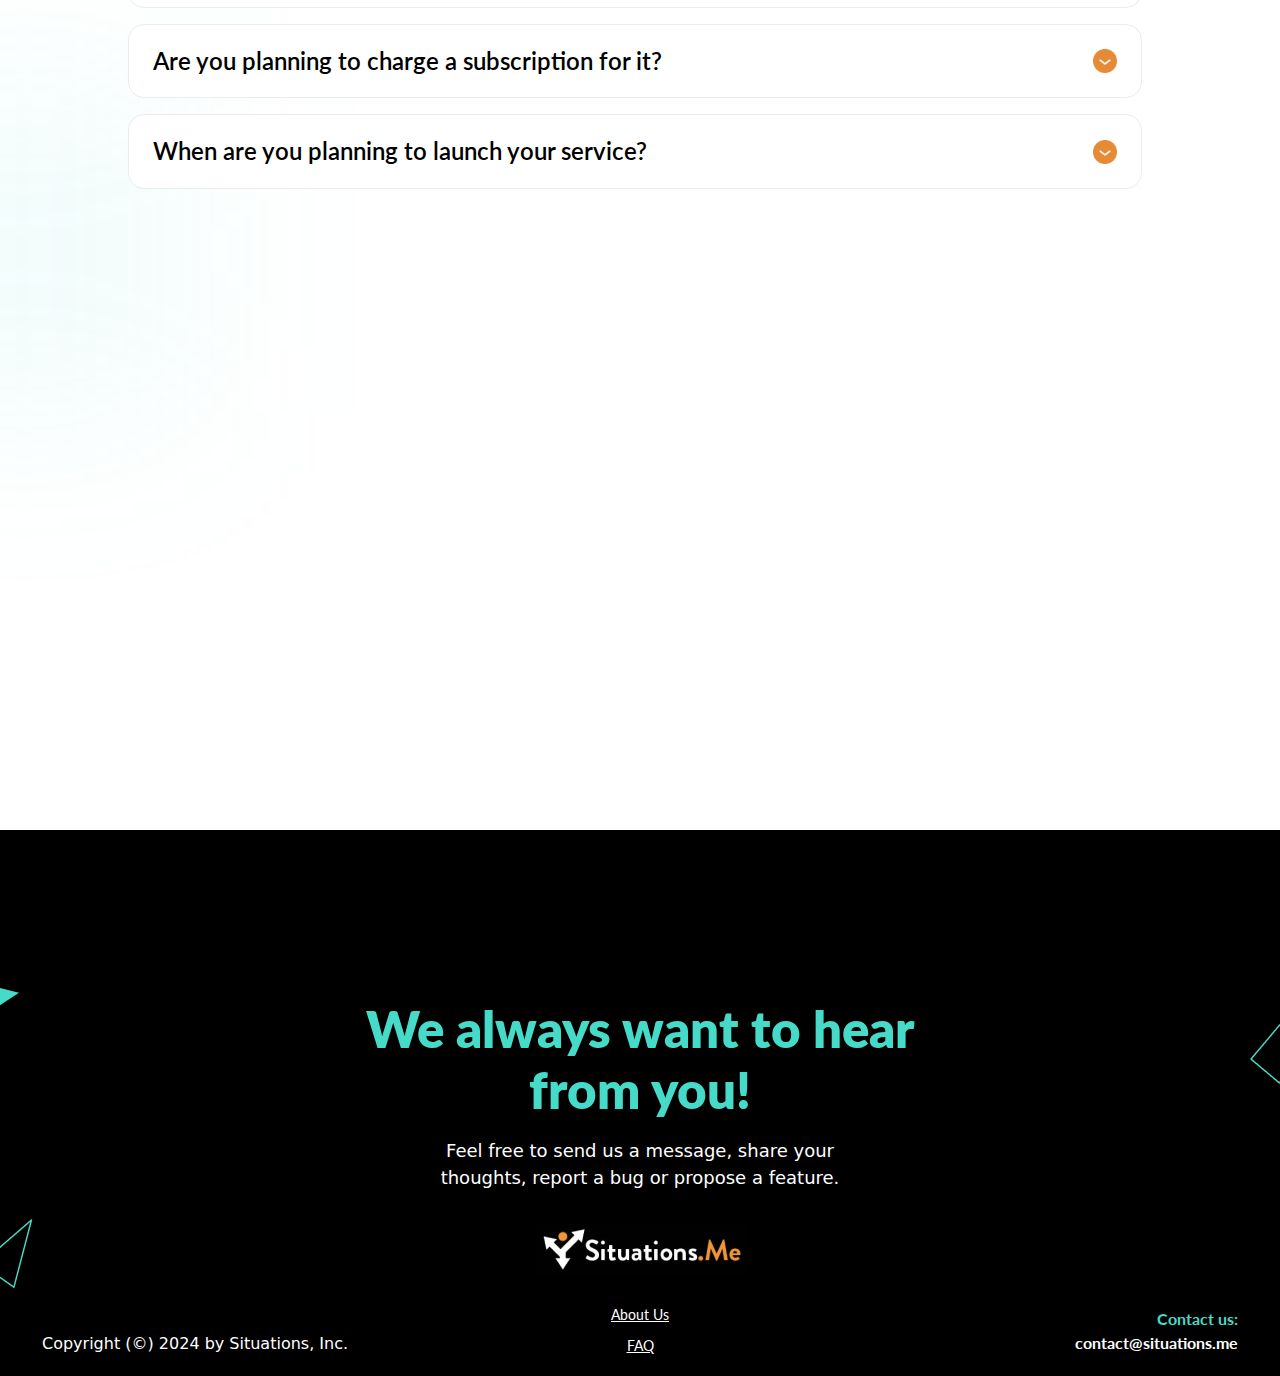
<file: faq.html>
<!DOCTYPE html>
<html lang="en">

<head>
    <meta charset="UTF-8">
    <meta name="viewport" content="width=device-width, initial-scale=1.0">
    <title>Situations.Me</title>

    <link rel="icon" href="assets/images/favicon.jpg">

    <!--essential style library-->
    <link rel="stylesheet" href="assets/css/all.css">
    <link rel="stylesheet" href="assets/css/bootstrap.min.css">
    <link rel="stylesheet" href="assets/css/animate.min.css">
    <link rel="stylesheet" href="assets/css/style.css">

</head>

<body>

    <main>

        <!--header section start-->
        <header class="st_header_section">
            <div class="container st_header_box">
                <div class="row align-items-center">
                    <div class="col-md-5 col-lg-4 col-7">
                        <div class="st_header_logo">
                            <a href="home.html"><img src="assets/images/logo.png" alt="logo" class="img-fluid"></a>
                        </div>
                    </div>
                    <div class="col-lg-8 col-md-7 col-5">
                        <div class="st_header_right d-flex g-40 align-items-center justify-content-end">
                            <nav class="st_header_nav">
                                <ul>
                                    <li><a class="scroll" href="home.html#how_it_works">How it works</a></li>
                                    <li><a class="scroll" href="home.html#how_different">How we're different</a></li>
                                    <li><a href="faq.html">FAQ</a></li>
                                    <li><a href="about.html">About us</a></li>
                                </ul>
                            </nav>
                            <div class="st_header_btns d-flex gap-3 align-items-center justify-content-end">
                                <a target="_blank" href="index.html" class="template-btn primary-btn">Try our prototype</a>
                                <button type="button" class="st_mobile_menu_toggle menu_btn">
                                    <span></span>
                                    <span></span>
                                    <span></span>
                                </button>
                            </div>
                        </div>
                    </div>
                </div>
            </div>
        </header>
        <!--header section end-->


        <!-- Faq Start -->
        <section class="faq-area">
            <div class="container">
                <div class="row">
                    <div class="col-lg-12">
                        <div class="faq-wraper">
                            <h3 class="mb-28">Frequently Asked <span class="st_circle_text">Questions<img src="assets/images/text-circle.png" alt="circle"></span></h3>
                            <h4>Product concept</h4>
                            <div class="accordion" id="">
                                <div class="accordion-item">
                                  <h2 class="accordion-header">
                                    <button class="accordion-button collapsed" type="button" data-bs-toggle="collapse" data-bs-target="#collapseOne" aria-expanded="true" aria-controls="collapseOne">
                                        What products do you offer?
                                    </button>
                                  </h2>
                                  <div id="collapseOne" class="accordion-collapse collapse" data-bs-parent="#accordionExample">
                                    <div class="accordion-body">
                                        <p>Situation.Me is an AI-driven decision making assistance tool that allows users to learn what others have done in similar situations. Our goal is to help people make better life choices. We are doing this by giving people a better starting point to decide what to do - aggregated experiences of people like them.</p>
                                    </div>
                                  </div>
                                </div>
                                <div class="accordion-item">
                                  <h2 class="accordion-header">
                                    <button class="accordion-button collapsed" type="button" data-bs-toggle="collapse" data-bs-target="#collapseTwo" aria-expanded="false" aria-controls="collapseTwo">
                                        What is Situation->Strategy->Actions->Results concept?
                                    </button>
                                  </h2>
                                  <div id="collapseTwo" class="accordion-collapse collapse" data-bs-parent="#accordionExample">
                                    <div class="accordion-body">
                                        <p>Situation->Strategy->Actions->Results concept is the general approach that we use to guide you through the analysis of your situation to present and review the recommendations.</p>
                                        <ol>
                                            <li>We start from your personal Situations and we may ask you a few additional questions to get additional information that is needed for creation of personalized recommendations.</li>
                                            <li>At the next step we propose typical approaches to handle your Situation. Here we present you with Approaches that typically work well, and contrast them with frequent Approaches that tend to fail or be inefficient.</li>
                                            <li>For each Approach we propose a series of possible Actions and list their possible Results.</li>
                                        </ol>
                                        <p>We found that this approach works best for handling complex life situations. Thoughtful implementation of this approach is a core of our product.</p>
                                    </div>
                                  </div>
                                </div>
                                <div class="accordion-item">
                                  <h2 class="accordion-header">
                                    <button class="accordion-button collapsed" type="button" data-bs-toggle="collapse" data-bs-target="#collapseThree" aria-expanded="false" aria-controls="collapseThree">
                                        For which situations this service works best?
                                    </button>
                                  </h2>
                                  <div id="collapseThree" class="accordion-collapse collapse" data-bs-parent="#accordionExample">
                                    <div class="accordion-body">
                                        <p>Our main focus is on everyday situations that are experienced by married professionals with kids, and alike. We believe that these people are facing the largest number and variety of life problems and opportunities, and frequently do not have mentors or trusted advisors. However, one of the points to get your feedback is to identify other types of highly requested situations. Our suggestion - try your own personal situation and let us know about your experience. This feedback will allow us to build a better product!</p>
                                    </div>
                                  </div>
                                </div>
                                <div class="accordion-item">
                                  <h2 class="accordion-header">
                                    <button class="accordion-button collapsed" type="button" data-bs-toggle="collapse" data-bs-target="#collapseFore" aria-expanded="false" aria-controls="collapseFore">
                                        Are there any out-of-scope life situations?
                                    </button>
                                  </h2>
                                  <div id="collapseFore" class="accordion-collapse collapse" data-bs-parent="#accordionExample">
                                    <div class="accordion-body">
                                        <p>Yes. Currently we do not support the situations relevant to religion, politics, and adult topics due to limited resources. The built-in AI policies automatically reject most entries related to hate speech, and other topics that appear illegal or dangerous.</p>
                                    </div>
                                  </div>
                                </div>
                                <div class="accordion-item">
                                  <h2 class="accordion-header">
                                    <button class="accordion-button collapsed" type="button" data-bs-toggle="collapse" data-bs-target="#collapseFive" aria-expanded="false" aria-controls="collapseFive">
                                        Are you using AI to generate recommendations?
                                    </button>
                                  </h2>
                                  <div id="collapseFive" class="accordion-collapse collapse" data-bs-parent="#accordionExample">
                                    <div class="accordion-body">
                                        <p>Yes. We use the LLMs to generate a seed level of our recommendations. In the next version, these recommendations will be reviewed by our staff, and finally other users of our service.</p>
                                    </div>
                                  </div>
                                </div>
                                <div class="accordion-item">
                                  <h2 class="accordion-header">
                                    <button class="accordion-button collapsed" type="button" data-bs-toggle="collapse" data-bs-target="#collapseSix" aria-expanded="false" aria-controls="collapseSix">
                                        Why should I trust these recommendations?
                                    </button>
                                  </h2>
                                  <div id="collapseSix" class="accordion-collapse collapse" data-bs-parent="#accordionExample">
                                    <div class="accordion-body">
                                        <p>Current AI recommendations are not perfect, but in most instances they are substantially better than suggestions by a typical person that is not expert in a given area. This is possible because all advanced LLM models are trained on a massive amount of relevant literature, and resources such as Reddit, Quora, online forums, etc. and they accumulate enormous amounts of relevant information.</p>
                                        <p>Still, it is your decision what to do with the information you are provided. Use your common sense to make decisions based on this information.</p>
                                    </div>
                                  </div>
                                </div>
                                <div class="accordion-item">
                                  <h2 class="accordion-header">
                                    <button class="accordion-button collapsed" type="button" data-bs-toggle="collapse" data-bs-target="#collapseSiven" aria-expanded="false" aria-controls="collapseSiven">
                                        How are you better than ChatGPT and other AI chatbots?
                                    </button>
                                  </h2>
                                  <div id="collapseSiven" class="accordion-collapse collapse" data-bs-parent="#accordionExample">
                                    <div class="accordion-body">
                                        <p>Feel free to discuss your situation with ChatGPT, Claude or other AI chatbots. Very soon you understand that our specialized solution works better and allows you to get results faster.</p>
                                        <ul>
                                            <li>We use well tested and validated approaches to guide you through the analysis of your situations.</li>
                                            <li>We spent a lot of time developing, testing and improving prompts, fixing problems, and optimizing AI models.</li>
                                            <li>We verify all major situations to ensure the quality of recommendations</li>
                                            <li>Your personal user profile is used for each situation and you do not need to provide the same details over and over.</li>
                                            <li>You are alone with a chatbot, but on our platform you have the situations and solutions contributed by other users like you.</li>
                                            <li>Note: the features mentioned above will be available in our first production release.</li>
                                        </ul>
                                    </div>
                                  </div>
                                </div>
                                <h4>Privacy and personal data</h4>
                                <div class="accordion-item">
                                    <h2 class="accordion-header">
                                      <button class="accordion-button collapsed" type="button" data-bs-toggle="collapse" data-bs-target="#collapseOne2" aria-expanded="true" aria-controls="collapseOne">
                                          Are my personal data (my profile, situations, choices) private?
                                      </button>
                                    </h2>
                                    <div id="collapseOne2" class="accordion-collapse collapse" data-bs-parent="#accordionExample02">
                                      <div class="accordion-body">
                                          <p>Yes. Your data is available only to you and to our team to improve the product.</p>
                                      </div>
                                    </div>
                                  </div>
                                  <div class="accordion-item">
                                    <h2 class="accordion-header">
                                      <button class="accordion-button collapsed" type="button" data-bs-toggle="collapse" data-bs-target="#collapseTwo2" aria-expanded="false" aria-controls="collapseTwo2">
                                          Are you selling user’s data to third parties, such as advertisers?
                                      </button>
                                    </h2>
                                    <div id="collapseTwo2" class="accordion-collapse collapse" data-bs-parent="#accordionExample02">
                                      <div class="accordion-body">
                                          <p>No. We do not sell user data to any third party and will not do this in future. We prefer to get paid for a quality product that we provide, and not for selling our customers to advertisers.</p>
                                      </div>
                                    </div>
                                  </div>
                                  <div class="accordion-item">
                                    <h2 class="accordion-header">
                                      <button class="accordion-button collapsed" type="button" data-bs-toggle="collapse" data-bs-target="#collapseThree2" aria-expanded="false" aria-controls="collapseThree2">
                                          Can I delete my profile, account, and activities?
                                      </button>
                                    </h2>
                                    <div id="collapseThree2" class="accordion-collapse collapse" data-bs-parent="#accordionExample02">
                                      <div class="accordion-body">
                                          <p>We use the anonymous usage of the prototype to improve our product concept and features. These anonymous data are kept in our records. Once the product is converted to a paid personalized mode, all users will have the option to delete all or partial data associated with their accounts.</p>
                                      </div>
                                    </div>
                                </div>
                                <h4>Pricing and availability</h4>
                                <div class="accordion-item">
                                    <h2 class="accordion-header">
                                      <button class="accordion-button collapsed" type="button" data-bs-toggle="collapse" data-bs-target="#collapseOne3" aria-expanded="true" aria-controls="collapseOne3">
                                          Is your service free?
                                      </button>
                                    </h2>
                                    <div id="collapseOne3" class="accordion-collapse collapse" data-bs-parent="#accordionExample03">
                                      <div class="accordion-body">
                                          <p>Yes. Currently we allow you to use our prototype for free in exchange for your feedback and testaments.</p>
                                      </div>
                                    </div>
                                  </div>
                                <div class="accordion-item">
                                    <h2 class="accordion-header">
                                      <button class="accordion-button collapsed" type="button" data-bs-toggle="collapse" data-bs-target="#collapseTwo3" aria-expanded="false" aria-controls="collapseTwo3">
                                          Are you planning to charge a subscription for it?
                                      </button>
                                    </h2>
                                    <div id="collapseTwo3" class="accordion-collapse collapse" data-bs-parent="#accordionExample03">
                                      <div class="accordion-body">
                                          <p>Once we are confident that our product provides customers a substantial value over alternatives, and people love to use it, we will offer a fair monthly subscription for our products</p>
                                      </div>
                                    </div>
                                </div>
                                <div class="accordion-item">
                                    <h2 class="accordion-header">
                                      <button class="accordion-button collapsed" type="button" data-bs-toggle="collapse" data-bs-target="#collapseTwo455" aria-expanded="false" aria-controls="collapseTwo3">
                                        When are you planning to launch your service?
                                      </button>
                                    </h2>
                                    <div id="collapseTwo455" class="accordion-collapse collapse" data-bs-parent="#accordionExample03">
                                      <div class="accordion-body">
                                          <p>We plan to launch the first version of our product in the first part of 2025.</p>
                                      </div>
                                    </div>
                                </div>
                            </div>
                        </div>
                    </div>
                </div>
            </div>
        </section>
        <!-- Faq END -->

         <!--Contact Section Start-->
         <section class="hero_cta_sec_two mt--500">
            <div class="container">
                <div class="hero_cta_sec_inner wow animate__fadeInUp" data-wow-delay="0.2s">
                    <div class="contact-form">
                        <div class="row justify-content-center">
                            <div class="col-lg-8">
                                <div class="get-form">
                                    <h2>Have a Question? Ask Us Below!</h2>
                                    <form action="#" method="post" class="contactForm" id="contact_form">
                                        <input type="text" name="conName" placeholder="Your Name" class="required reqError">
                                        <input type="email" name="conEmail" placeholder="Your Email" class="required reqError">
                                        <textarea name="conQues" id="" placeholder="Your Questions" class="required reqError"></textarea>
                                        <button type="submit">Submit</button>
                                        <div class="alert con_message mt-4"></div>
                                    </form>
                                </div>
                            </div>
                        </div>
                    </div>
                </div>
            </div>
        </section>
        <!--Contact Section END -->

        <!--footer section start-->
        <footer class="st_footer_section overflow-hidden position-relative">
            <div class="container-fluid p-0">
                <div class="st_footer_content">
                    <h2 class="mb-3">We always want to hear <br> from you!</h2>
                    <p>Feel free to send us a message, share your <br> thoughts, report a bug or propose a feature.</p>
                    <hr class="st_line_seperator">
                </div>
                <div class="st_footer_bottom d-flex">
                    <div class="st_footer_copyright">
                        <p class="mb-0">Copyright (©) 2024 by Situations, Inc.</p>
                    </div>
                    <div class="st_footer_widget">
                        <a href="home.html"><img src="assets/images/footer-logo.png" alt="logo" class="st_footer_logo"></a>
                        <ul class="st_footer_nav">
                            <li><a href="about.html">About Us</a></li>
                            <li><a href="faq.html">FAQ</a></li>
                        </ul>
                    </div>
                    <div class="st_footer_contact">
                        <p>Contact us:</p>
                        <a href="mailto:contact@situations.me">contact@situations.me</a>
                    </div>
                </div>
            </div>
        </footer>
        <!--footer section end-->

    </main>

    <!-- Mobile Header  Start-->
    <section class="popup_menubar_sec">
        <div class="popup_menubar_overlay"></div>
        <div class="pop_menubar_background">
            <div class="popMenubarArea">
                <div class="popMenu_top">
                    <div class="menu_pop_logo">
                        <a href="home.html">
                            <img src="assets/images/logo.png" alt="logo">
                        </a>
                    </div>
                    <a href="javascript:void(0);" id="popup_nav_Closer"><i class="fas fa-times"></i></a>
                </div>
                <div class="dfNav_popupWrapper">
                    <nav class="menubar_popup">
                        <ul class="main_mobile_menu d-flex align-items-center">
                            <li><a class="scroll" href="home.html#how_it_works">How it works</a></li>
                            <li><a class="scroll" href="home.html#how_different">How we're different</a></li>
                            <li><a href="faq.html">FAQ</a></li>
                            <li><a href="about.html">About Us</a></li>
                        </ul>
                    </nav>
                </div>
            </div>
        </div>
    </section>
    <!-- Mobile Header END -->

    <a id="scroll_top" class="scroll-top" style="display: block; transform: scale(1);"><i class="fa-solid fa-arrow-up"></i></a>








    <!--essentail scripts-->
    <script src="assets/js/jquery.min.js"></script>
    <script src="assets/js/bootstrap.min.js"></script>
    <script src="assets/js/wow.min.js"></script>
    <script src="assets/js/main.js"></script>
</body>

</html>
</file>
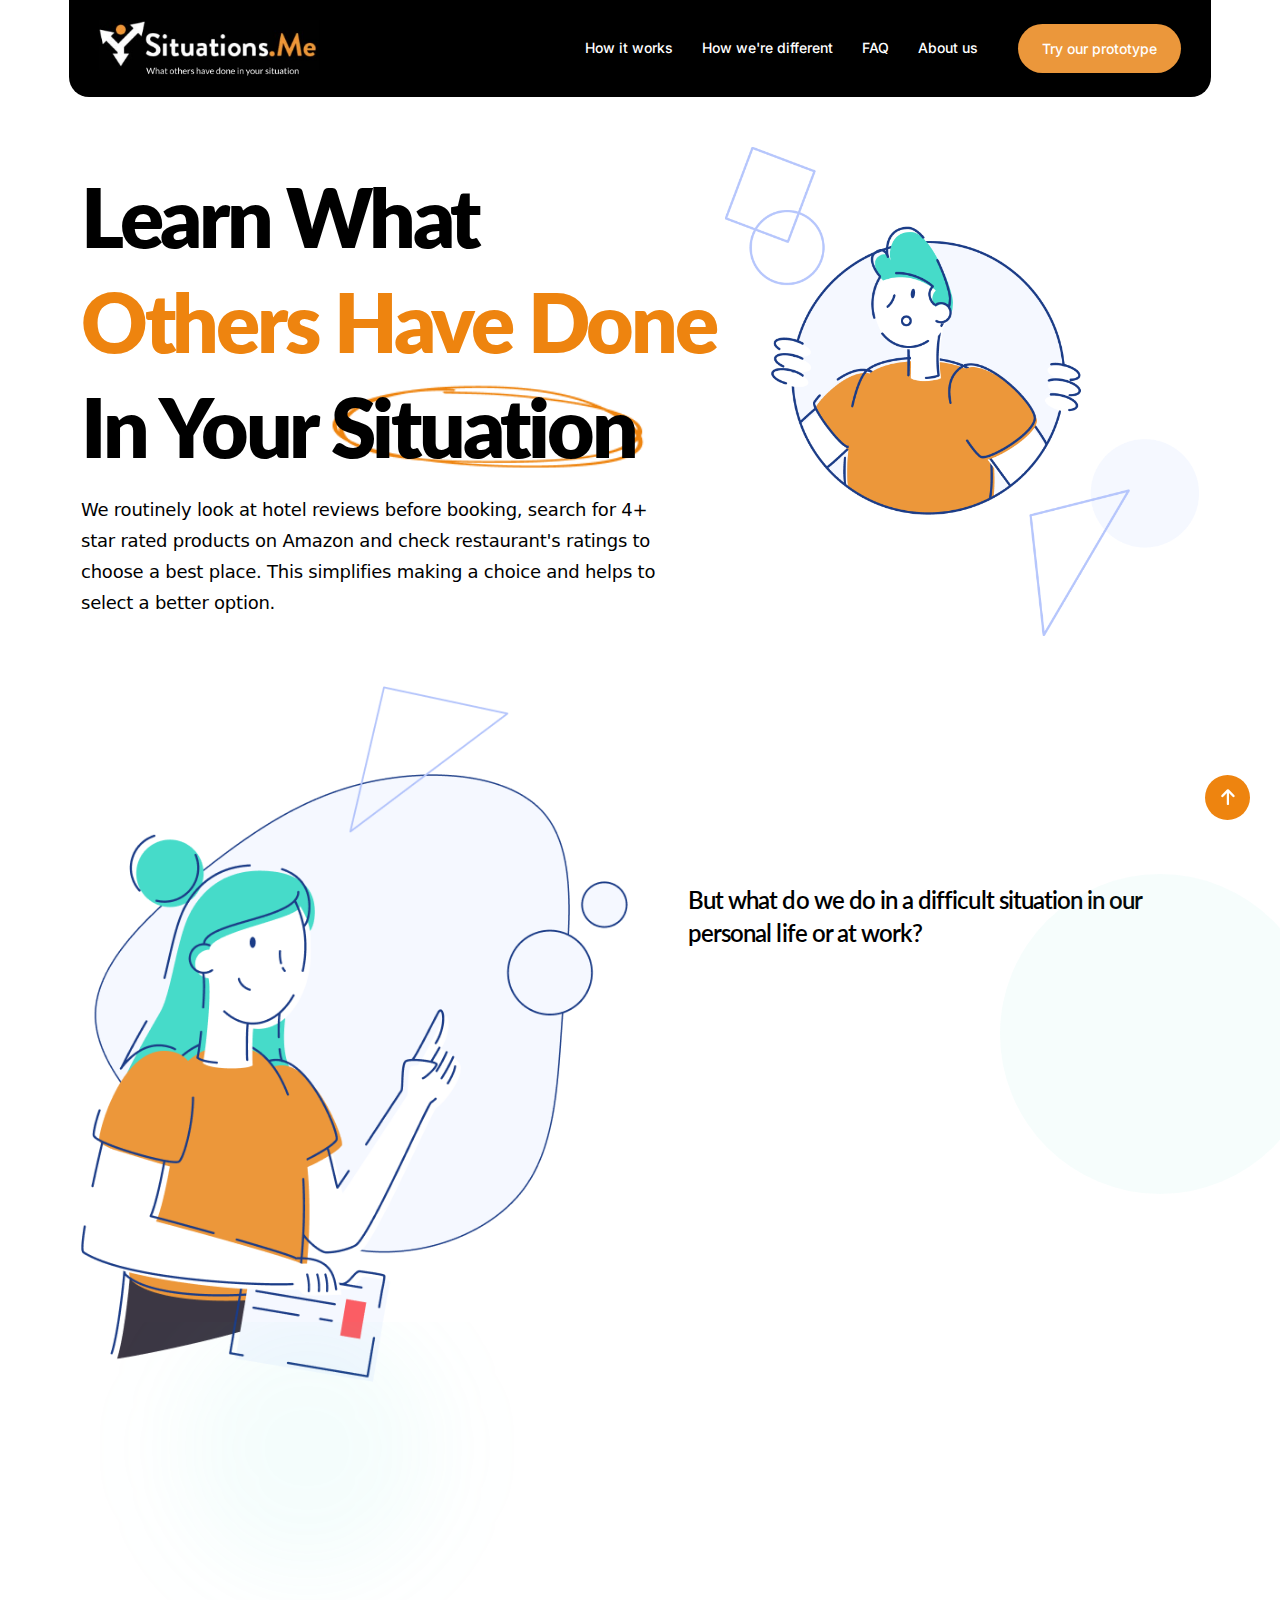
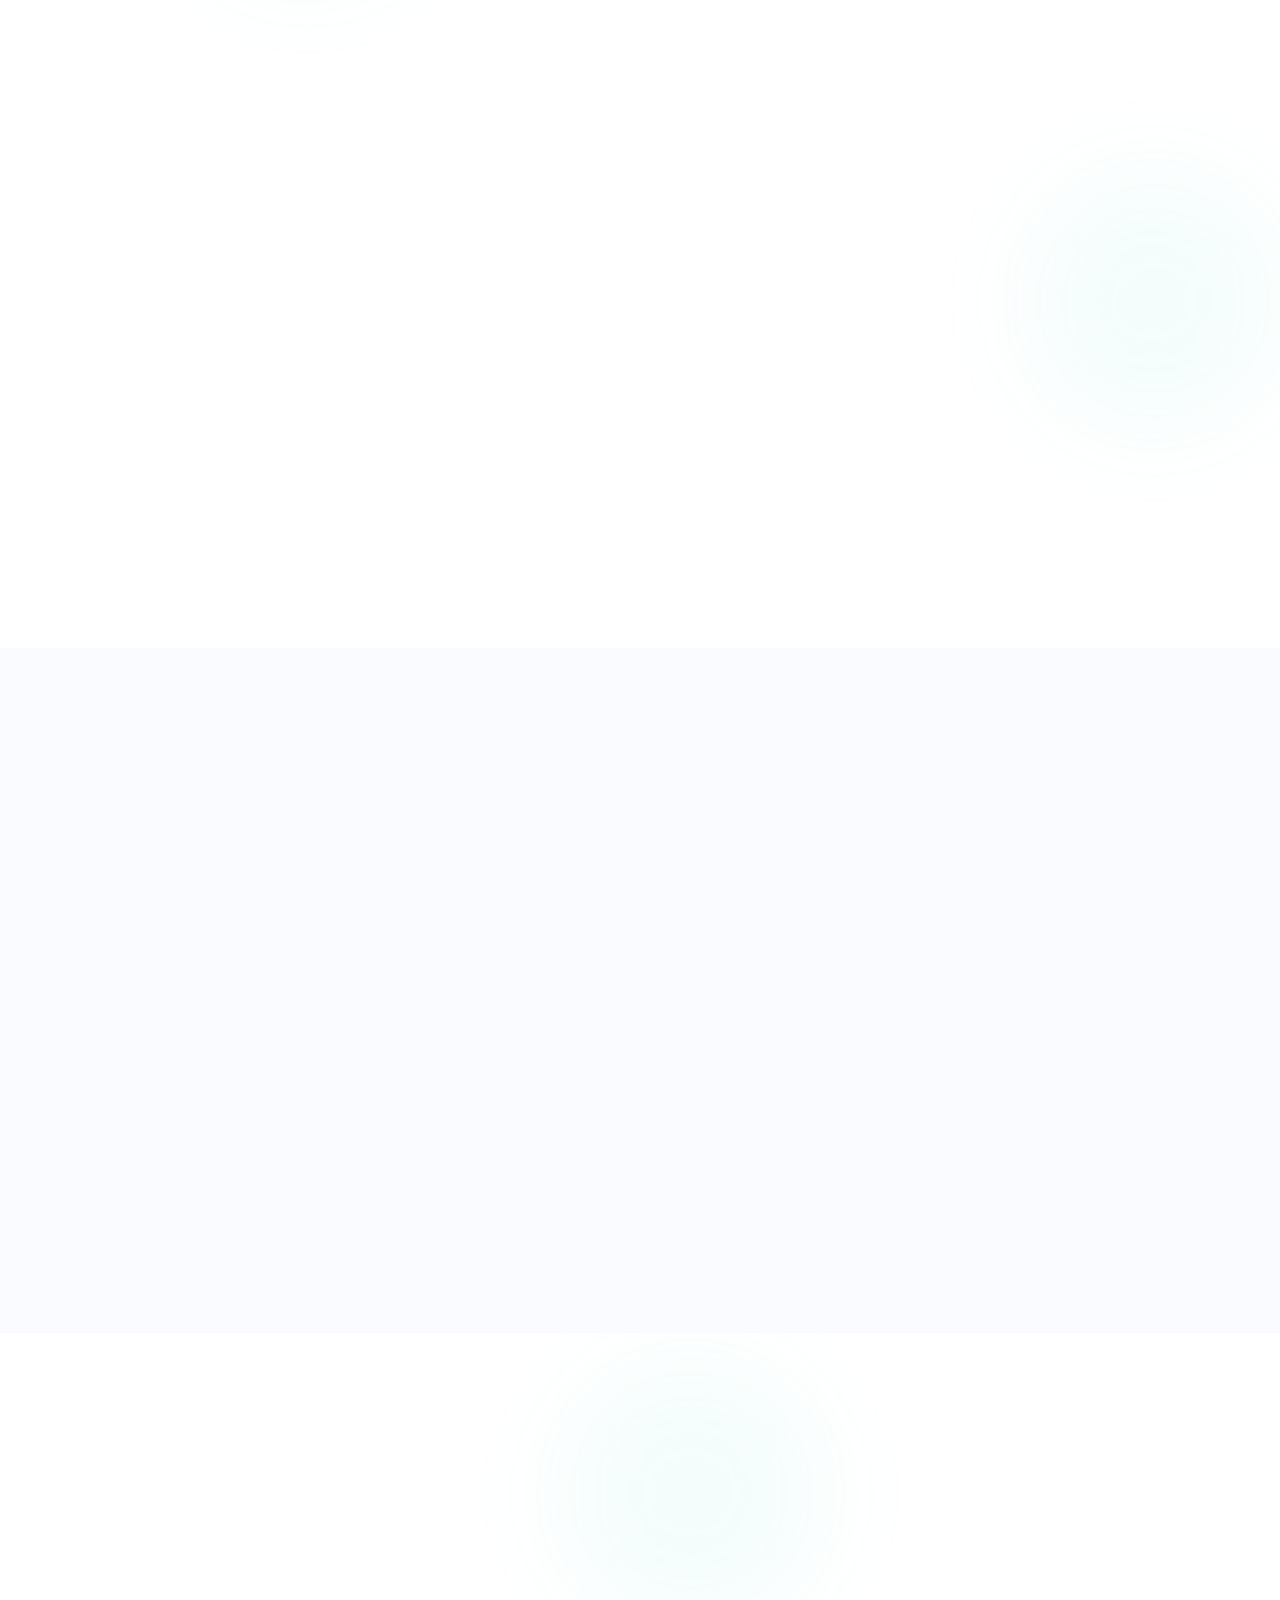
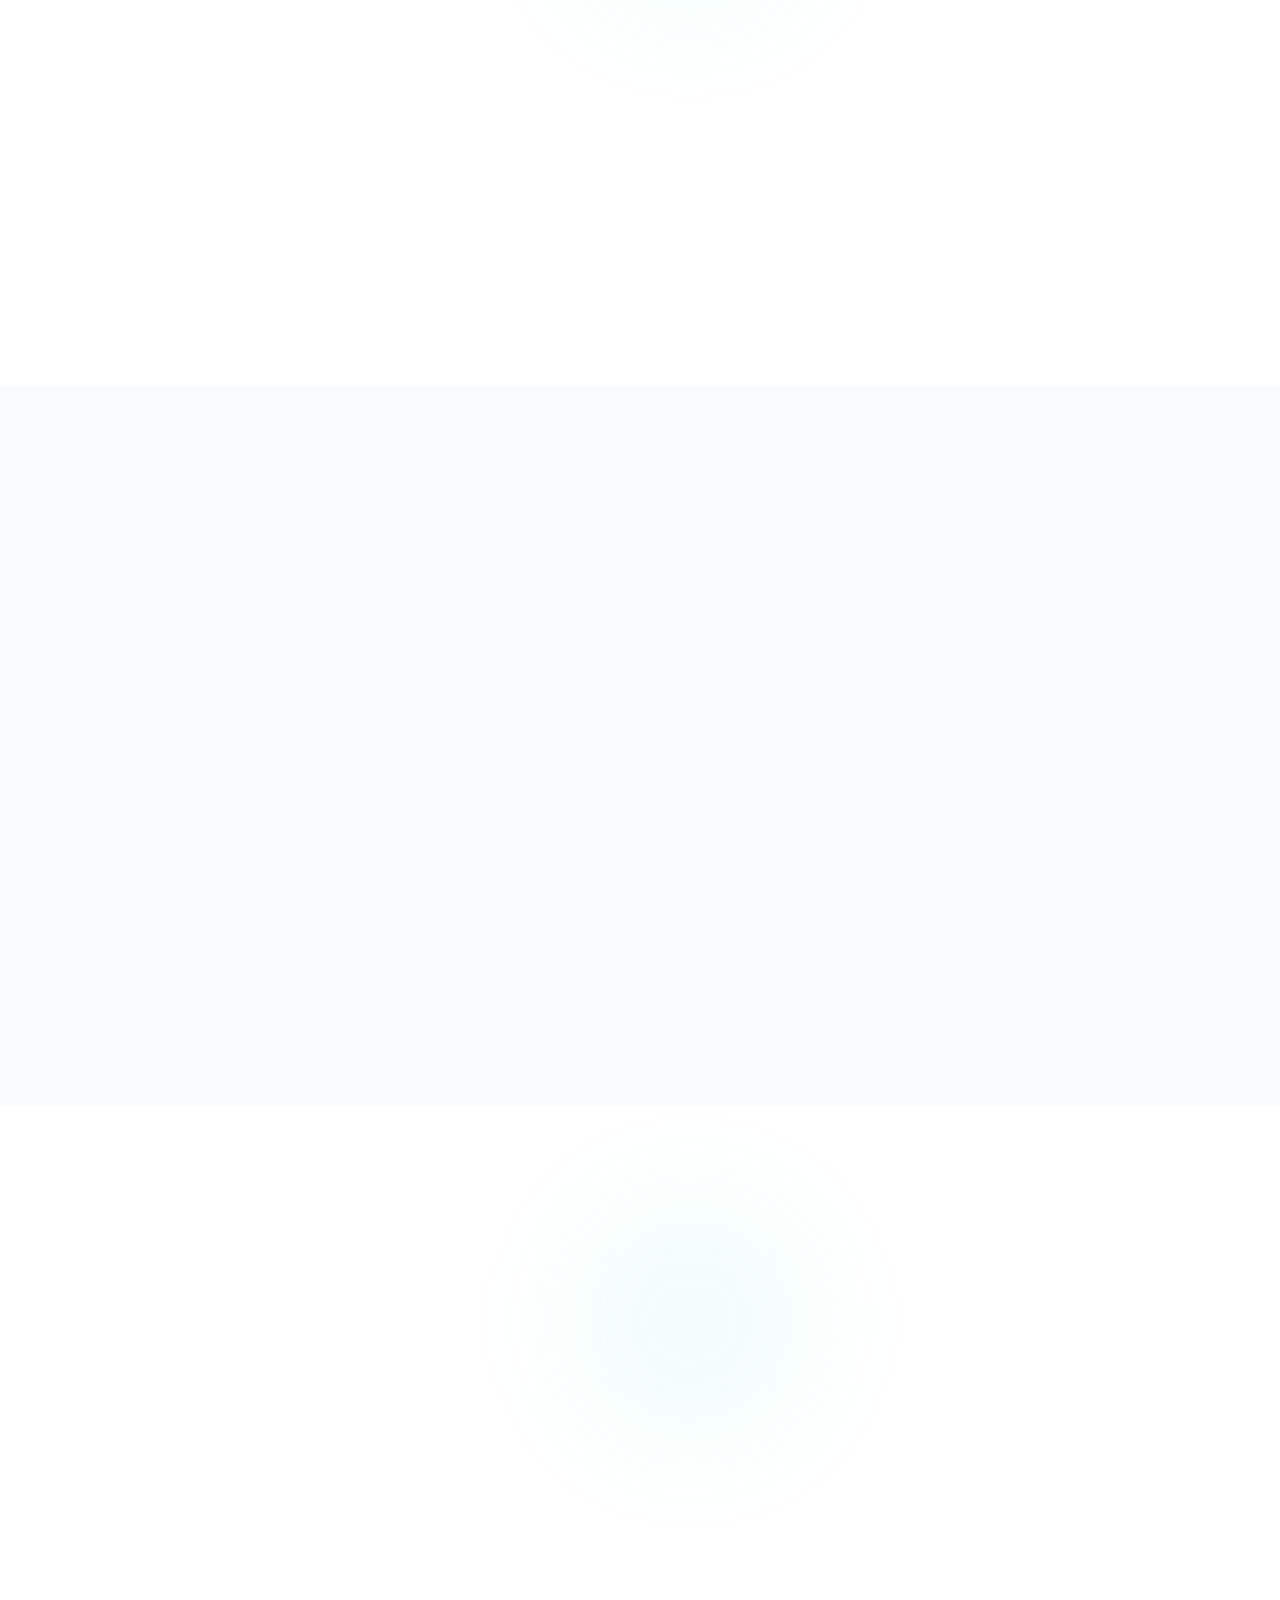
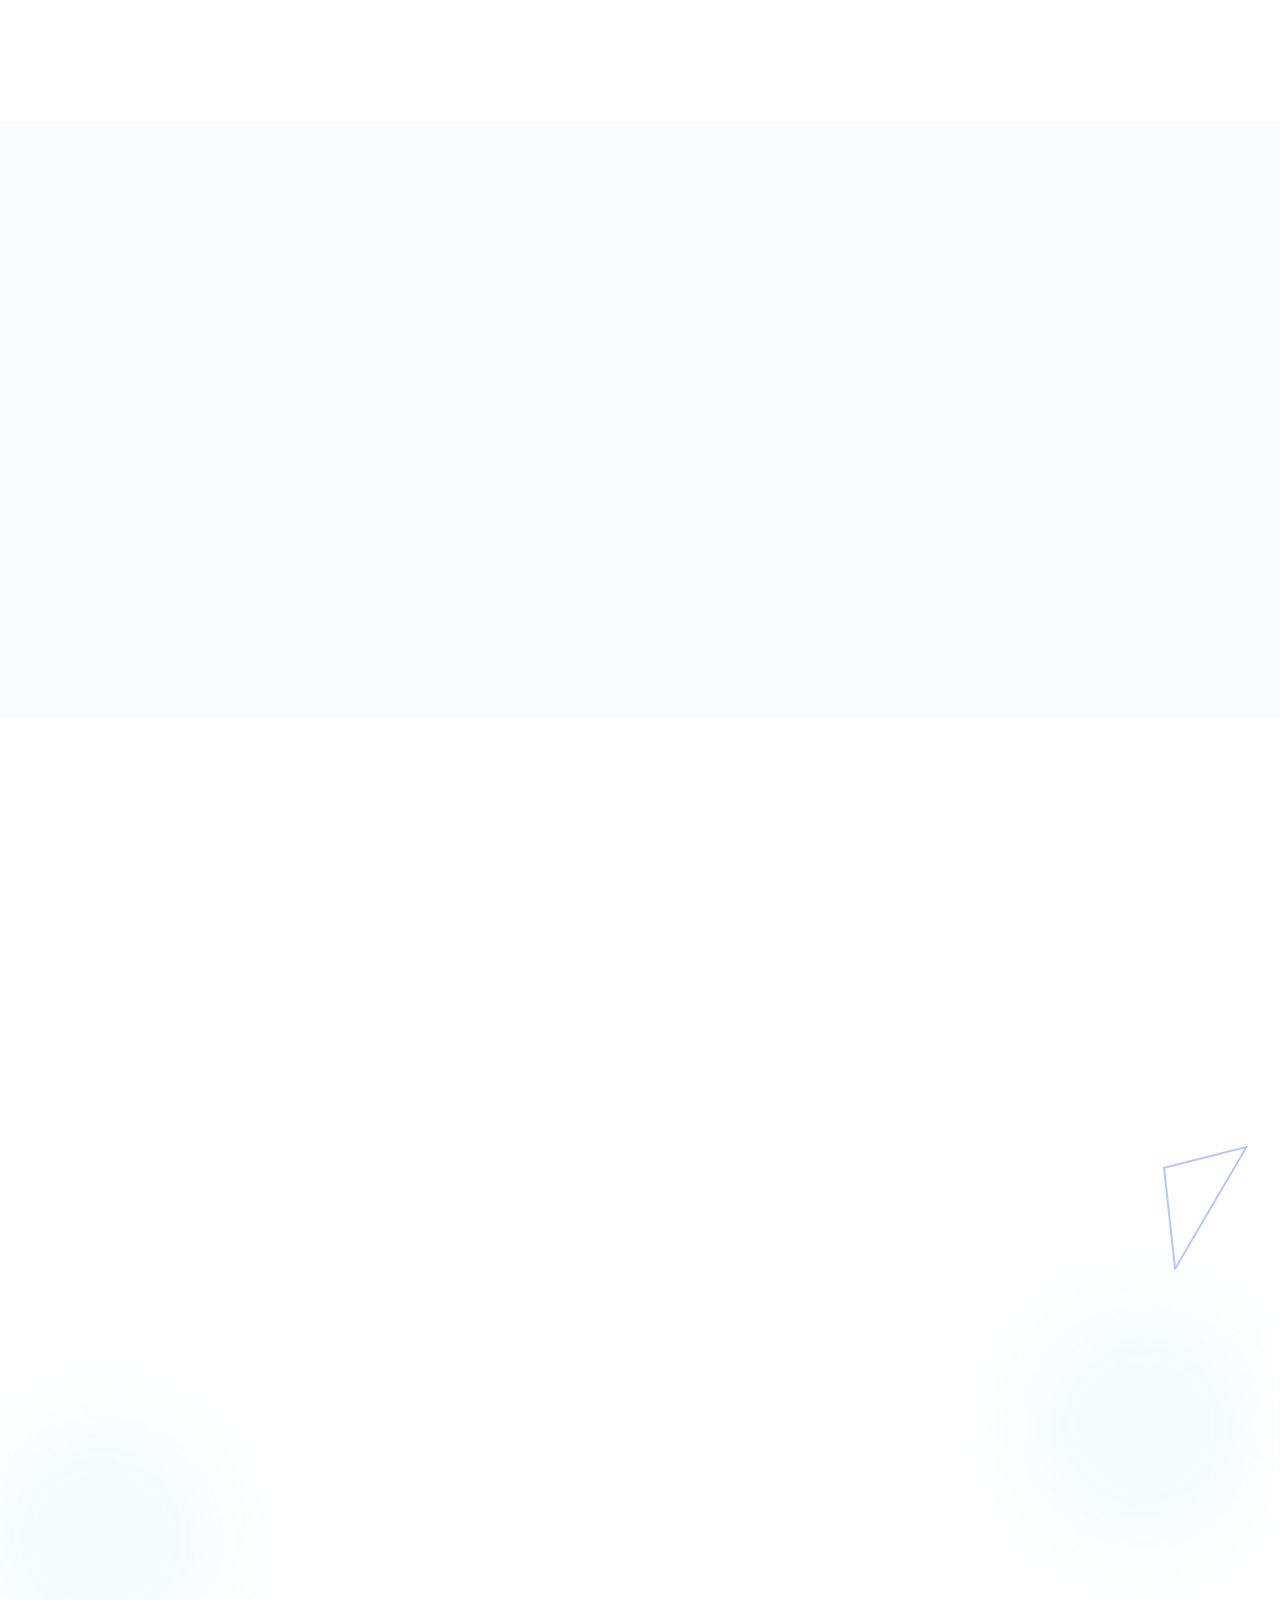
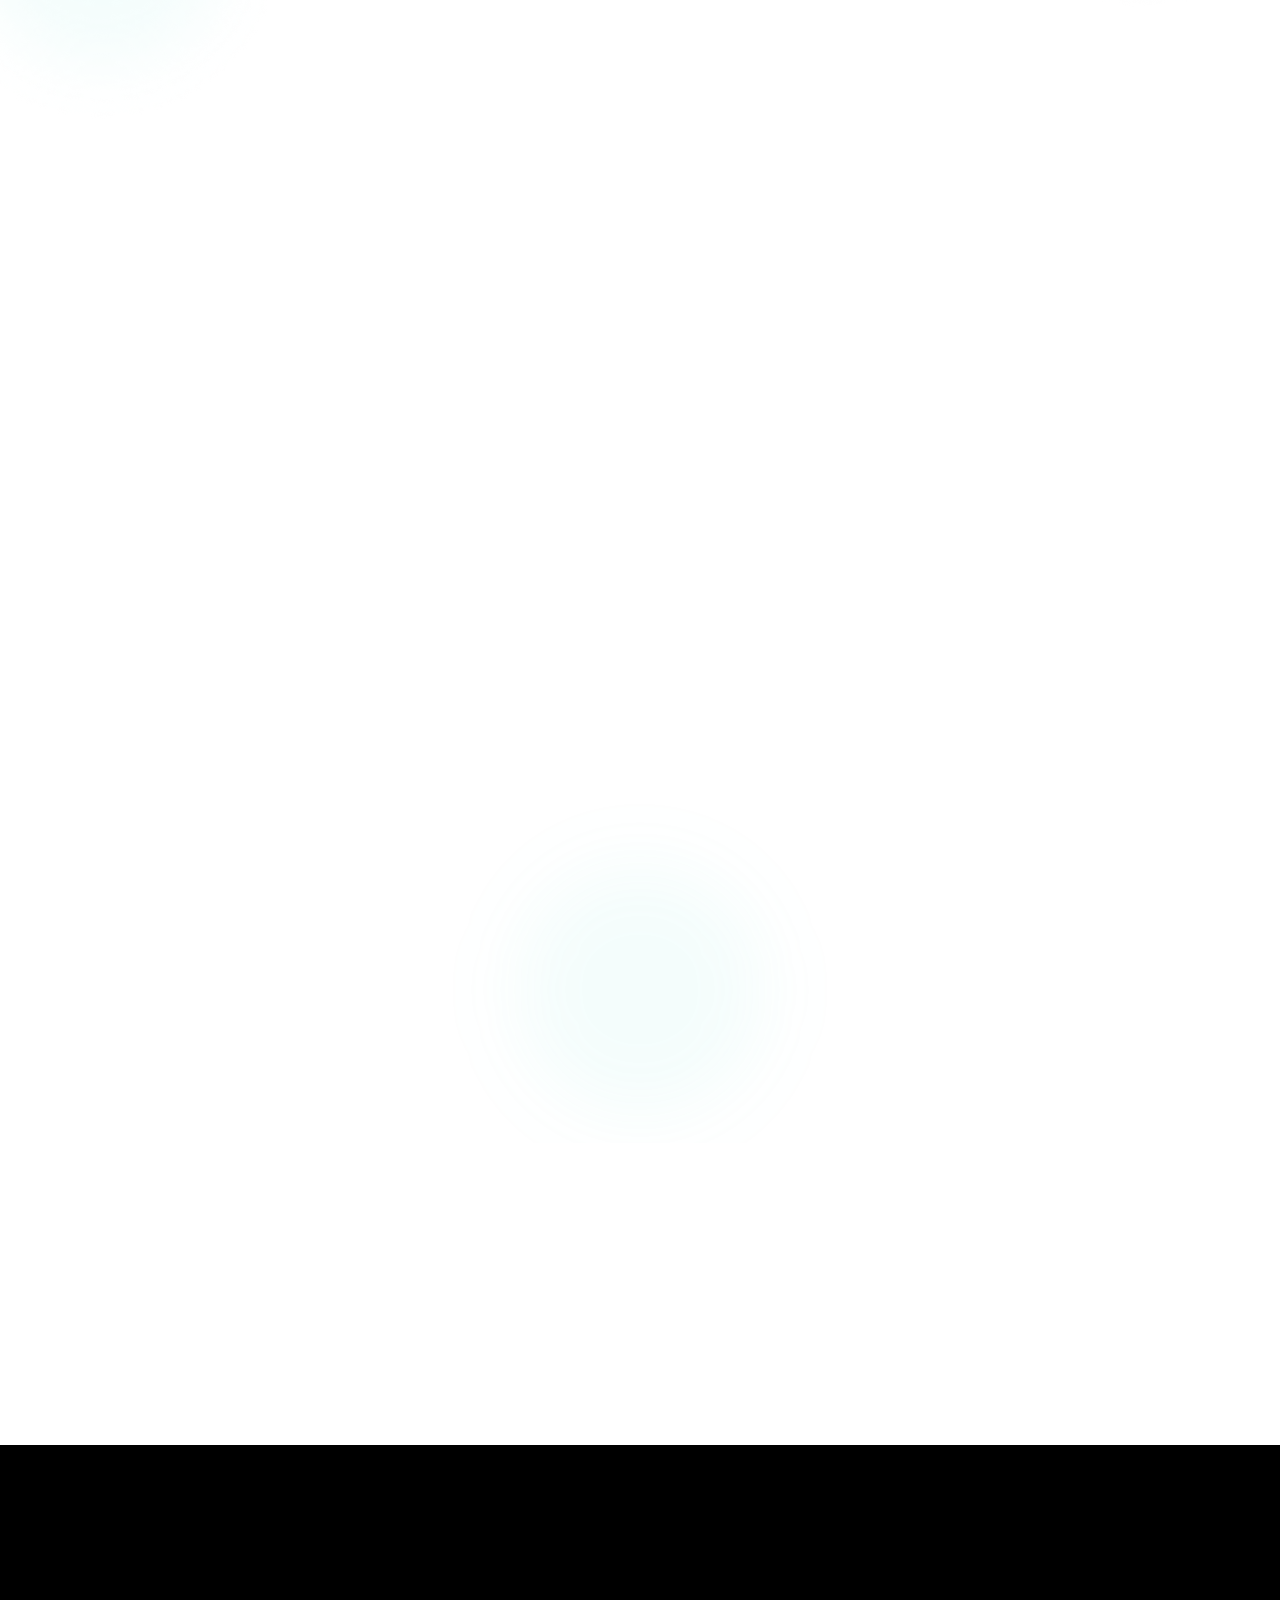
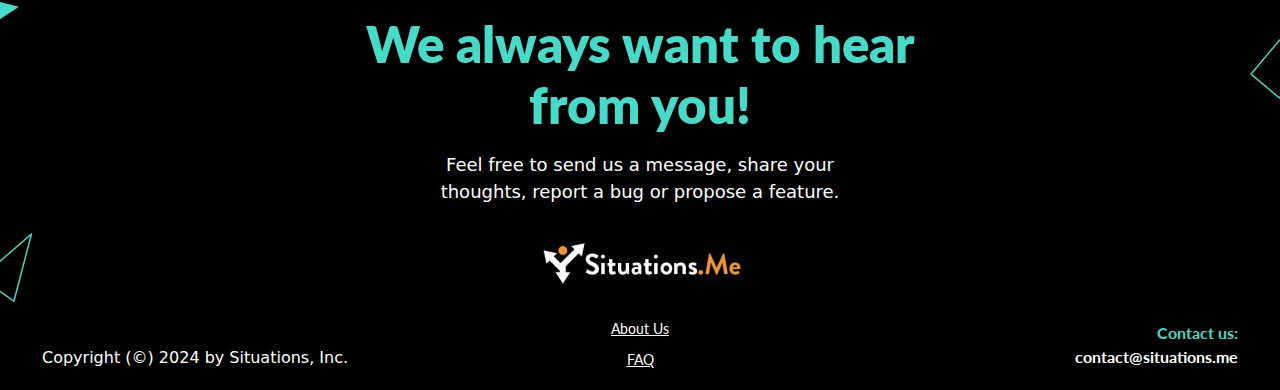
<file: home.html>
<!DOCTYPE html>
<html lang="en">

<head>
    <meta charset="UTF-8">
    <meta name="viewport" content="width=device-width, initial-scale=1.0">
    <title>Situations.Me</title>

    <link rel="icon" href="assets/images/favicon.jpg">

    <!--essential style library-->
    <link rel="stylesheet" href="assets/css/all.css">
    <link rel="stylesheet" href="assets/css/bootstrap.min.css">
    <link rel="stylesheet" href="assets/css/animate.min.css">
    <link rel="stylesheet" href="assets/css/style.css">

</head>

<body>

    <main>

        <!--header section start-->
        <header class="st_header_section">
            <div class="container st_header_box">
                <div class="row align-items-center">
                    <div class="col-md-5 col-lg-4 col-7">
                        <div class="st_header_logo">
                            <a href="home.html"><img src="assets/images/logo.png" alt="logo" class="img-fluid"></a>
                        </div>
                    </div>
                    <div class="col-lg-8 col-md-7 col-5">
                        <div class="st_header_right d-flex g-40 align-items-center justify-content-end">
                            <nav class="st_header_nav">
                                <ul>
                                    <li><a class="scroll" href="home.html#how_it_works">How it works</a></li>
                                    <li><a class="scroll" href="home.html#how_different">How we're different</a></li>
                                    <li><a href="faq.html">FAQ</a></li>
                                    <li><a href="about.html">About us</a></li>
                                </ul>
                            </nav>
                            <div class="st_header_btns d-flex gap-3 align-items-center justify-content-end">
                                <a target="_blank" href="index.html" class="template-btn primary-btn">Try our prototype</a>
                                <button type="button" class="st_mobile_menu_toggle menu_btn">
                                    <span></span>
                                    <span></span>
                                    <span></span>
                                </button>
                            </div>
                        </div>
                    </div>
                </div>
            </div>
        </header>
        <!--header section end-->

        <!--hero section start-->
        <section class="st_hero_section overflow-hidden">
            <div class="container">
                <div class="row align-items-center">
                    <div class="col-lg-7">
                        <div class="st_hero_title">
                            <h1 class="mb-3 wow animate__fadeInUp" data-wow-delay="0.1s">Learn What <mark>Others Have Done</mark> In Your <span class="st_circle_text">Situation<img src="assets/images/text-circle.png" alt=""></span></h1>
                            <p class="mb-0 wow animate__fadeInUp" data-wow-delay="0.2s">We routinely look at hotel reviews before booking, search for 4+ star rated products on Amazon and check restaurant's ratings to choose a best place. This simplifies making a choice and helps to select a better option.</p>
                            
                        </div>
                    </div>
                    <div class="col-lg-5">
                        <div class="st_hero_shape wow animate__fadeInUp" data-wow-delay="0.1s">
                            <img src="assets/images/hero-shape.png" alt="image" class="img-fluid">
                        </div>
                    </div>
                </div>

            </div>
        </section>
        <!--hero section end-->

        <section class="what_we_do px-40 overflow-hidden position-relative z-1 ">
            <span class="st_circle_shape position-absolute"></span>
            <div class="container">
                <div class="row align-items-center">
                    <div class="col-md-6">
                        <div class="vector-wrapper wow animate__fadeInUp" data-wow-delay="0.1s">
                            <img src="assets/images/vector-1.png" alt="vector" class="img-fluid">
                        </div>
                    </div>
                    <div class="col-md-6 ps-md-4 px-lg-5 ">
                        <div class="st_content_wrapper">
                            <h4 class="mb-4 wow animate__fadeInUp" data-wow-delay="0.1s">But what do we do in a difficult situation in our personal life or at work? </h4>
                            <p class="mb-4 wow animate__fadeInUp" data-wow-delay="0.2s">Sometimes we act by feel, often we talk to our friends, or we search the Internet for help. But in most cases we end up not using available resources to the full extent. </p>
                            <p class="mb-0 wow animate__fadeInUp" data-wow-delay="0.3s">Situations.Me helps you to see what others have done in similar situations, and use their experience to act smarter and make a better choice.</p>
                        </div>
                    </div>
                </div>
            </div>
        </section>

        <!--how it works start-->
        <section class="st_htw_section overflow-hidden pt-4" id="how_it_works">
            <div class="container">
                <div class="st_title_box text-center mx-auto mb-5">
                    <h2 class="mb-2 wow animate__fadeInUp" data-wow-delay="0.2s">How It <span class="st_circle_text">Works <img src="assets/images/text-circle.png" alt="circle"></span></h2>
                    <p class="mb-0 wow animate__fadeInUp" data-wow-delay="0.3s">The Situation.Me allows you to see what others have done in a similar situations, and use their experience to act smarter and make a better choice.</p>
                </div>
                <div class="row align-items-center gx-4">
                    <div class="col-md-6">
                        <div class="vector_wrapper wow animate__fadeInUp">
                            <img src="assets/images/vector-2.png" alt="vector" class="img-fluid">
                        </div>
                    </div>
                    <div class="col-md-6">
                        <div class="st_step_content pe-lg-5 wow animate__fadeInUp">
                            <h2 class="display-3 mb-5 position-relative d-inline-block z-1 ">01</h2>
                            <h3 class="mb-4">Tell us something about <span class="st_circle_text">yourself.<img src="assets/images/text-circle.png" alt="circle"></span></h3>
                            <p class="pe-4">Nobody is a mind reader, so we will ask you to describe yourself. Feel free to say as much os as low as you wish. You can always add, modify or remove the user profile you created!</p>
                        </div>
                    </div>
                </div>
            </div>
        </section>
        <!--how it works end-->

        <!-- Describe Situations Start -->
        <section class="describe_situation">
            <div class="container">
                <div class="row align-items-center">
                    <div class="col-md-6">
                        <div class="describe_situ_cnt wow animate__fadeInUp" data-wow-delay="0.2s">
                            <h2 class="display-3 d-inline-block sec_number_circle blue_ligh">02</h2>
                            <h3 class="mb-28">Describe Your <span class="st_circle_text">Situations<img src="assets/images/text-circle.png" alt="circle"></span></h3>
                            <p>Tell us about a life situation you are facing. What problem are you trying to resolve or what decision are you trying to make?</p>
                        </div>
                    </div>
                    <div class="col-md-6 text-end wow animate__fadeInUp" data-wow-delay="0.1s">
                        <img src="assets/images/vector-3.png" alt="vector" class="img-fluid">
                    </div>
                </div>
            </div>
        </section>
        <!-- Describe Situations END -->

        <!-- Additional questions Start -->
        <section class="additional_questions">
            <div class="container">
                <div class="row align-items-center">
                    <div class="col-md-6 text-start wow animate__fadeInUp" data-wow-delay="0.1s">
                        <img src="assets/images/vector-4.png" alt="vector" class="img-fluid">
                    </div>
                    <div class="col-md-6 ps-lg-5 ps-md-4">
                        <div class="additional_ques_cnt wow animate__fadeInUp" data-wow-delay="0.2s">
                            <h2 class="display-3 d-inline-block sec_number_circle">03</h2>
                            <h3 class="mb-28">We may ask some clarifying <span class="st_circle_text">questions<img src="assets/images/text-circle.png" alt="circle"></span></h3>
                            <p class="col-0 pe-md-4">Any situation could be understood better if it is viewed from different angles. If appropriate, we will ask you a few questions that may help to better define what you are trying to accomplish or what circumstances are worth mentioning.</p>
                        </div>
                    </div>
                </div>
            </div>
        </section>
        <!-- Additional questions END -->


        <!-- Describe Situations Two Start -->
        <section class="describe_situation_two">
            <div class="container">
                <div class="row align-items-center">
                    <div class="col-md-6">
                        <div class="describe_situ_cnt wow animate__fadeInUp" data-wow-delay="0.2s">
                            <h2 class="display-3 d-inline-block sec_number_circle blue_ligh">04</h2>
                            <h3 class="mb-28">We will do our best to describe <span class="st_circle_text">Approaches<img src="assets/images/text-circle.png" alt="circle"></span> that could be used to resolve your situation</h3>
                            <p>This is probably the most useful step - learning how can you approach this situation. Believe us, in most cases you may not know a few ways to handle your situation that worth considering.</p>
                        </div>
                    </div>
                    <div class="col-md-6 text-end wow animate__fadeInUp" data-wow-delay="0.1s">
                        <img src="assets/images/vector-5.png" alt="vector" class="img-fluid">
                    </div>
                </div>
            </div>
        </section>
        <!-- Describe Situations Two END -->

        <!-- Additional questions Two Start -->
        <section class="additional_questions_two">
            <div class="container">
                <div class="row align-items-center">
                    <div class="col-md-6 wow animate__fadeInUp" data-wow-delay="0.1s">
                        <img src="assets/images/vector-6.png" alt="vector" class="img-fluid">
                    </div>
                    <div class="col-md-6 ps-4">
                        <div class="additional_ques_cnt wow animate__fadeInUp" data-wow-delay="0.2s">
                            <h2 class="display-3 d-inline-block sec_number_circle">05</h2>
                            <h3 class="mb-28">See the <span class="st_circle_text">Actions<img src="assets/images/text-circle.png" alt="circle"></span> that people have taken and what <span class="st_circle_text">Results<img src="assets/images/text-circle.png" alt="circle"></span> to expect from them </h3>
                            <p class="col-0 col-0">This is another potential eye opener - seeing what others have done in your situation in organized way. Review what works, what does not. Save hours reading long threads on social media, forums or user groups.</p>
                        </div>
                    </div>
                </div>
            </div>
        </section>
        <!-- Additional questions Two END -->

        <!-- Describe Situations Three Start -->
        <section class="describe_situation_three">
            <div class="container">
                <div class="row align-items-center">
                    <div class="col-md-6">
                        <div class="describe_situ_cnt wow animate__fadeInUp" data-wow-delay="0.2s">
                            <h2 class="display-3 d-inline-block sec_number_circle blue_ligh">06</h2>
                            <h3 class="mb-28">Finally, let us <span class="st_circle_text">suggest<img src="assets/images/text-circle.png" alt="circle"></span> you additional information, products or services </h3>
                            <p>We do not try to sell you stuff. We suggest useful product categories and services that may help you to resolve your situation in a most practical way.</p>
                        </div>
                    </div>
                    <div class="col-md-6 text-end wow animate__fadeInUp" data-wow-delay="0.1s">
                        <img src="assets/images/vector-7.png" alt="vector" class="img-fluid">
                    </div>
                </div>
            </div>
        </section>
        <!-- Describe Situations Three END -->


        <!-- Hero Cta Section Start-->
        <section class="hero_cta_sec">
            <div class="container">
                <div class="hero_cta_sec_inner wow animate__fadeInUp" data-wow-delay="0.2s">
                    <div class="row align-items-center">
                        <div class="col-md-6">
                            <h3>Create your <span class="st_circle_text">account to try<img src="assets/images/text-circle.png" alt="circle"></span> our product</h3>
                            <p>60 days free. No credit card required.</p>
                            <a href="https://situations-596dcd59e0eb.herokuapp.com/" target="_blank" class="template-btn primary-btn">Try our prototype</a>
                        </div>
                        <div class="col-md-6 text-end">
                            <img src="assets/images/hero-cta-1.png" class="img-fluid" alt="situation">
                        </div>
                    </div>
                </div>
            </div>
        </section>
        <!-- Hero Cta Section END -->

        <!-- Our Service  START -->
        <section class="our_service" id="how_different">
            <img src="assets/images/service-l-shape.png" alt="service-shape">
            <img src="assets/images/service-r-shape.png" alt="service-shape">
            <div class="container">
                <div class="row">
                    <div class="col-md-12">
                        <div class="st_title_box mw-50 wow animate__fadeInUp" data-wow-delay="0.2s">
                            <h2>How we are different from other social <span class="st_circle_text">Resources<img src="assets/images/text-circle.png" alt="circle"></span></h2>
                        </div>
                    </div>
                </div>
                <div class="row gx-0">
                    <div class="col-md-6 col-lg-4 wow animate__fadeInLeft" data-wow-delay=".1s">
                        <div class="our_service_item">
                            <div class="service_thum">
                                <img src="assets/images/service-item-1.png" alt="service" class="img-fluid">
                            </div>
                            <div class="service_content">
                                <h3>Life situations as starting points</h3>
                                <p>We use life situations to organize people's experiences. These are the moments of our lives when we especially need trustful information, help and support.</p>
                            </div>
                        </div>
                    </div>
                    <div class="col-md-6 col-lg-4 wow animate__fadeInLeft" data-wow-delay=".3s">
                        <div class="our_service_item">
                            <div class="service_thum">
                                <img src="assets/images/service-item-2.png" alt="service" class="img-fluid">
                            </div>
                            <div class="service_content">
                                <h3>Focus on actions and results</h3>
                                <p>We present people's experiences as Actions and Results to simplify search and to eliminate opinions and guesses. You no longer need to read hundreds of comments to find the information you need. </p>
                            </div>
                        </div>
                    </div>
                    <div class="col-md-6 col-lg-4 wow animate__fadeInLeft" data-wow-delay=".5s">
                        <div class="our_service_item">
                            <div class="service_thum">
                                <img src="assets/images/service-item-3.png" alt="service" class="img-fluid">
                            </div>
                            <div class="service_content">
                                <h3>Paths to success and failure</h3>
                                <p>You will be able to can see which actions in a given situation typically lead to success or failure. This helps to make better decisions, avoid common mistakes and sets more realistic expectations.</p>
                            </div>
                        </div>
                    </div>
                    <div class="col-md-6 col-lg-4 wow animate__fadeInLeft" data-wow-delay=".1s">
                        <div class="our_service_item">
                            <div class="service_thum">
                                <img src="assets/images/service-item-4.png" alt="service" class="img-fluid">
                            </div>
                            <div class="service_content">
                                <h3>Circumstances as filters</h3>
                                <p>Find the information most relevant to your situation using circumstance filters such as age, sex, location, lifestyle, or cultural affiliation.</p>
                            </div>
                        </div>
                    </div>
                    <div class="col-md-6 col-lg-4 wow animate__fadeInLeft" data-wow-delay=".3s">
                        <div class="our_service_item">
                            <div class="service_thum">
                                <img src="assets/images/service-item-5.png" alt="service" class="img-fluid">
                            </div>
                            <div class="service_content">
                                <h3>No targeted ads</h3>
                                <p>We do not allow paid advertising that uses your personal data for ad targeting. You are not a product for advertisers, you are our valued customer.</p>
                            </div>
                        </div>
                    </div>
                    <div class="col-md-6 col-lg-4 wow animate__fadeInLeft" data-wow-delay=".5s">
                        <div class="our_service_item ">
                            <div class="service_thum">
                                <img src="assets/images/service-item-6.png" alt="service" class="img-fluid">
                            </div>
                            <div class="service_content">
                                <h3>Curated and user-rated solutions</h3>
                                <p>People frequently do not have time to explore all options to resolve a challenging situation. For many situations we suggest curated and user reviewed products to make finding solutions easier.</p>
                            </div>
                        </div>
                    </div>
                </div>
            </div>
        </section>
        <!-- Our Service END -->


        <!-- Hero Cta Section Start-->
        <section class="hero_cta_sec_two">
            <div class="container">
                <div class="hero_cta_sec_inner wow animate__fadeInUp" data-wow-delay="0.2s">
                    <div class="row align-items-center">
                        <div class="col-md-6 text-start cta_vector_img">
                            <img src="assets/images/hero-cta-2.png" class="img-fluid" alt="situation">
                        </div>
                        <div class="col-md-6">
                            <h3>Try it free for <span class="st_circle_text">60 days!<img src="assets/images/text-circle.png" alt="circle"></span></h3>
                            <p>No credit card information is needed</p>
                            <a href="#" class="template-btn primary-btn">Start Free Trial</a>
                        </div>
                    </div>
                </div>
            </div>
        </section>
        <!-- Hero Cta Section END -->




        <!--footer section start-->
        <footer class="st_footer_section overflow-hidden position-relative">
            <div class="container-fluid p-0">
                <div class="st_footer_content">
                    <h2 class="mb-3">We always want to hear <br> from you!</h2>
                    <p>Feel free to send us a message, share your <br> thoughts, report a bug or propose a feature.</p>
                    <hr class="st_line_seperator">
                </div>
                <div class="st_footer_bottom d-flex">
                    <div class="st_footer_copyright">
                        <p class="mb-0">Copyright (©) 2024 by Situations, Inc.</p>
                    </div>
                    <div class="st_footer_widget">
                        <a href="home.html"><img src="assets/images/footer-logo.png" alt="logo" class="st_footer_logo img-fluid"></a>
                        <ul class="st_footer_nav">
                            <li><a href="about.html">About Us</a></li>
                            <li><a href="faq.html">FAQ</a></li>
                        </ul>
                    </div>
                    <div class="st_footer_contact">
                        <p>Contact us:</p>
                        <a href="mailto:contact@situations.me">contact@situations.me</a>
                    </div>
                </div>
            </div>
        </footer>
        <!--footer section end-->

    </main>

    <!-- Mobile Header  Start-->
    <section class="popup_menubar_sec">
        <div class="popup_menubar_overlay"></div>
        <div class="pop_menubar_background">
            <div class="popMenubarArea">
                <div class="popMenu_top">
                    <div class="menu_pop_logo">
                        <a href="home.html">
                            <img src="assets/images/logo.png" alt="logo">
                        </a>
                    </div>
                    <a href="javascript:void(0);" id="popup_nav_Closer"><i class="fas fa-times"></i></a>
                </div>
                <div class="dfNav_popupWrapper">
                    <nav class="menubar_popup">
                        <ul class="main_mobile_menu d-flex align-items-center">
                            <li><a class="scroll" href="home.html#how_it_works">How it works</a></li>
                            <li><a class="scroll" href="home.html#how_different">How we're different</a></li>
                            <li><a href="faq.html">FAQ</a></li>
                            <li><a href="about.html">About Us</a></li>
                        </ul>
                    </nav>
                </div>
            </div>
        </div>
    </section>
    <!-- Mobile Header END -->

    <a id="scroll_top" class="scroll-top" style="display: block; transform: scale(1);"><i class="fa-solid fa-arrow-up"></i></a>








    <!--essentail scripts-->
    <script src="assets/js/jquery.min.js"></script>
    <script src="assets/js/bootstrap.min.js"></script>
    <script src="assets/js/wow.min.js"></script>
    <script src="assets/js/main.js"></script>
</body>

</html>
</file>
<file: assets/css/style.css>
/** 
Template Name: Situations.Me
Version: 1.0.0 
**/
/** Google Fonts **/
@import url("https://fonts.googleapis.com/css2?family=Inter:ital,opsz,wght@0,14..32,100..900;1,14..32,100..900&display=swap");
@import url("https://fonts.googleapis.com/css2?family=Lato:ital,wght@0,100;0,300;0,400;0,700;0,900;1,100;1,300;1,400;1,700;1,900&display=swap");
@import url("https://fonts.googleapis.com/css2?family=Archivo:ital,wght@0,100..900;1,100..900&display=swap");
/** css variables **/
:root {
  --primary-font:     "Lato", sans-serif;
  --secondary-font:   "Inter", sans-serif;
  --font-archivo: "Archivo", sans-serif;
  --primary-color:   #EE840F;
  --primary-light:    #EB973B;
  --secondary-color: #000000;
  --color-white:     #ffffff;
  --shape-color:     #46DBC9; }

/** typography css **/
body {
  margin: 0;
  font-size: 1rem;
  background: var(--white-color);
  color: var(--secondary-color); }

h1 {
  font-size: 6.1vw;
  line-height: 1.2em; }

h2 {
  font-size: 4vw;
  line-height: 1.2em; }

h3 {
  font-size: 3.6vw;
  line-height: 1.3em;
  font-weight: 700; }

h4 {
  font-size: 2.5vw;
  line-height: 1.3em;
  font-weight: 600; }

h1, h2 {
  font-weight: 800; }

h3 {
  font-weight: 700; }

h1, h2, h3, h4, h5, h6 {
  color: var(--secondary-color);
  margin-top: 0;
  font-family: var(--primary-font); }

a {
  text-decoration: none; }

* {
  -webkit-transition: 0.3s;
  -o-transition: 0.3s;
  transition: 0.3s; }

/*--------------------------------------------------------------
# BreakPoient
--------------------------------------------------------------*/
html,
body {
  overflow-x: hidden; }

ul {
  margin: 0;
  padding: 0;
  list-style-type: none; }

@media (min-width: 1200px) {
  .container {
    max-width: 1142px; } }

@media (min-width: 1400px) {
  .container {
    max-width: 1322px; } }

@media (max-width: 1199px) {
  .container {
    max-width: 962px; } }

@media (max-width: 991px) {
  .container {
    max-width: 744px; } }

@media (max-width: 767px) {
  .container {
    max-width: 542px; } }

.px-40 {
  padding: 0 42px; }
  @media (max-width: 991px) {
    .px-40 {
      padding: 0 0; } }

.g-40 {
  gap: 40px; }

.gap-100 {
  gap: 100px; }

.g-100 {
  --bs-gutter-x: 100px;
  --bs-gutter-y: 60px; }

.mb-28 {
  margin-bottom: 28px; }

.mt-28 {
  margin-top: 28px; }

.pt-90 {
  padding-top: 90px !important; }

.template-btn {
  padding: 14px 24px;
  font-size: 14px;
  font-weight: 600;
  font-family: var(--secondary-font);
  border-radius: 64px;
  position: relative;
  overflow: hidden;
  z-index: 1; }
  .template-btn.primary-btn {
    background: var(--primary-light); }
    .template-btn.primary-btn::before {
      content: '';
      position: absolute;
      left: -50%;
      top: -150%;
      width: 200%;
      height: 150%;
      background: var(--primary-color);
      border-radius: 50%;
      -webkit-transition: 0.3s;
      -o-transition: 0.3s;
      transition: 0.3s;
      z-index: -1; }
    .template-btn.primary-btn:hover {
      color: var(--color-white); }
      .template-btn.primary-btn:hover::before {
        top: -30%; }
  .template-btn.secondary-btn {
    background: var(--secondary-color);
    color: var(--color-white) !important; }
    .template-btn.secondary-btn::before {
      content: '';
      position: absolute;
      left: -50%;
      top: -150%;
      width: 200%;
      height: 150%;
      background: var(--primary-color);
      border-radius: 50%;
      -webkit-transition: 0.3s;
      -o-transition: 0.3s;
      transition: 0.3s;
      z-index: -1; }
    .template-btn.secondary-btn:hover {
      color: var(--color-white); }
      .template-btn.secondary-btn:hover::before {
        top: -30%; }

mark {
  padding: 0;
  background: transparent;
  color: var(--primary-color); }

.st_title_box {
  position: relative; }
  .st_title_box h2 {
    font-size: 64px;
    font-weight: 800;
    letter-spacing: -2.56px;
    line-height: 1.325;
    margin-bottom: 13px; }
    @media (max-width: 1199px) {
      .st_title_box h2 {
        font-size: 40px;
        letter-spacing: -1.60px; } }
    @media (max-width: 767px) {
      .st_title_box h2 {
        font-size: 32px;
        letter-spacing: -1.28px;
        margin-bottom: 20px; } }
  .st_title_box p {
    font-size: 18px;
    line-height: 1.713;
    letter-spacing: -0.60px; }
    @media (max-width: 1199px) {
      .st_title_box p {
        font-size: 16px;
        letter-spacing: -0.40px;
        max-width: 600px;
        margin: 0 auto; } }

.sec_number_circle {
  position: relative;
  font-size: 70px;
  letter-spacing: -2.80px;
  font-weight: 800;
  font-family: var(--primary-font);
  z-index: 2;
  margin-bottom: 33px; }
  @media (max-width: 767px) {
    .sec_number_circle {
      font-size: 48px;
      letter-spacing: -1.92px;
      margin-bottom: 39px !important; } }
  .sec_number_circle::after {
    content: '';
    position: absolute;
    right: -44px;
    top: 20px;
    width: 71px;
    height: 71px;
    font-size: 70px;
    line-height: 1;
    letter-spacing: -2.80px;
    border-radius: 50%;
    background: #EC973A;
    z-index: -1; }
    @media (max-width: 767px) {
      .sec_number_circle::after {
        right: -25px;
        top: 14px;
        width: 49px;
        height: 49px; } }
  .sec_number_circle.blue_ligh::after {
    background: #46DBC9; }

.scroll-top {
  width: 45px;
  height: 45px;
  position: fixed;
  right: 30px;
  bottom: 80px;
  cursor: pointer;
  z-index: 999992;
  border-radius: 50%;
  color: #FFFFFF;
  display: none;
  border: 0;
  outline: 0;
  overflow: hidden;
  display: -webkit-box;
  display: -ms-flexbox;
  display: flex;
  -webkit-box-pack: center;
  -ms-flex-pack: center;
  justify-content: center;
  -webkit-box-align: center;
  -ms-flex-align: center;
  align-items: center;
  -webkit-box-orient: vertical;
  -webkit-box-direction: normal;
  -ms-flex-direction: column;
  flex-direction: column;
  background: var(--primary-color); }
  .scroll-top:hover {
    background: var(--shape-color); }
  .scroll-top i {
    font-size: 18px;
    padding: 13.5px 15.75px; }

.popMenu_top {
  background: var(--secondary-color); }
  .popMenu_top #popup_nav_Closer i {
    color: var(--color-white);
    font-size: 24px; }
  .popMenu_top #popup_nav_Closer:hover i {
    color: var(--primary-color); }

.menu_pop_logo img {
  max-width: 161px;
  width: 100%; }

.dfNav_popupWrapper {
  padding: 80px 40px; }
  .dfNav_popupWrapper .menubar_popup .main_mobile_menu {
    display: -webkit-box;
    display: -ms-flexbox;
    display: flex;
    -webkit-box-orient: vertical;
    -webkit-box-direction: normal;
    -ms-flex-direction: column;
    flex-direction: column;
    -webkit-box-pack: center;
    -ms-flex-pack: center;
    justify-content: center;
    -webkit-box-align: center;
    -ms-flex-align: center;
    align-items: center; }
    .dfNav_popupWrapper .menubar_popup .main_mobile_menu li {
      position: relative;
      border-bottom: 1px solid #444444;
      width: 100%;
      text-align: center;
      padding: 15px 30px; }
      .dfNav_popupWrapper .menubar_popup .main_mobile_menu li a {
        font-size: 14px;
        line-height: 17px;
        font-weight: 600;
        color: var(--secondary-color);
        font-family: var(--secondary-font); }
        .dfNav_popupWrapper .menubar_popup .main_mobile_menu li a:hover {
          color: var(--primary-color); }
  .dfNav_popupWrapper .menuPopup_btn {
    position: relative;
    padding: 70px 20px; }
    .dfNav_popupWrapper .menuPopup_btn a {
      color: var(--color-white); }

.popup_menubar_sec {
  position: relative;
  left: 0;
  top: 0;
  right: 0; }
  .popup_menubar_sec .popup_menubar_overlay {
    position: fixed;
    top: 0;
    right: auto;
    left: -100%;
    width: 100%;
    height: 100%;
    background: rgba(22, 21, 21, 0.7);
    z-index: 99998;
    opacity: 0;
    visibility: hidden;
    cursor: url(../images/close.png), auto;
    -webkit-transition: all 0.4s ease-in 0.8s;
    -o-transition: all 0.4s ease-in 0.8s;
    transition: all 0.4s ease-in 0.8s; }
  .popup_menubar_sec.active .popup_menubar_overlay {
    right: auto;
    left: 0;
    visibility: visible;
    -webkit-transition: all 0.4s ease-out 0s;
    -o-transition: all 0.4s ease-out 0s;
    transition: all 0.4s ease-out 0s;
    right: 0;
    opacity: 1; }
  .popup_menubar_sec .pop_menubar_background {
    background: #FFFFFF;
    max-width: 360px;
    right: auto;
    left: -100%;
    width: 100%;
    height: 100%;
    overflow-y: unset;
    z-index: 99998;
    position: fixed;
    top: 0;
    opacity: 0;
    visibility: hidden;
    -webkit-overflow-scrolling: touch;
    -webkit-transition: all 0.5s cubic-bezier(0.9, 0.03, 0, 0.96) 0.5s;
    -webkit-transition: all 0.5s cubic-bezier(0.9, 0.03, 0, 0.96) 0.5s;
    -o-transition: all 0.5s cubic-bezier(0.9, 0.03, 0, 0.96) 0.5s;
    transition: all 0.5s cubic-bezier(0.9, 0.03, 0, 0.96) 0.5s;
    overflow-y: auto; }
    .popup_menubar_sec .pop_menubar_background .popMenubarArea {
      position: relative;
      width: 100%;
      height: 100%; }
    .popup_menubar_sec .pop_menubar_background .popMenu_top {
      padding: 20px 20px;
      border-bottom: 1px solid rgba(24, 24, 24, 0.1);
      display: -webkit-box;
      display: -ms-flexbox;
      display: flex;
      -webkit-box-pack: space-between;
      -ms-flex-pack: space-between;
      justify-content: space-between;
      -webkit-box-align: center;
      -ms-flex-align: center;
      align-items: center;
      -webkit-box-orient: vertical;
      -webkit-box-direction: normal;
      -ms-flex-direction: row;
      flex-direction: row;
      -webkit-column-gap: 40px;
      -moz-column-gap: 40px;
      column-gap: 40px; }
  .popup_menubar_sec.active .pop_menubar_background {
    opacity: 1;
    visibility: visible;
    left: 0;
    right: 0;
    -webkit-transition: all 0.5s cubic-bezier(0.9, 0.03, 0, 0.96) 0.3s;
    -webkit-transition: all 0.5s cubic-bezier(0.9, 0.03, 0, 0.96) 0.5s;
    -o-transition: all 0.5s cubic-bezier(0.9, 0.03, 0, 0.96) 0.5s;
    transition: all 0.5s cubic-bezier(0.9, 0.03, 0, 0.96) 0.5s; }

/*** header section start ***/
.st_header_section {
  padding: 0 42px;
  position: relative;
  z-index: 10; }
  @media (max-width: 1199px) {
    .st_header_section .st_header_right {
      gap: 6px; } }
  @media (max-width: 991px) {
    .st_header_section {
      padding: 0 12px; } }
  .st_header_section .st_header_box {
    background: var(--secondary-color);
    border-radius: 0 0 20px 20px;
    padding: 20px 30px; }
    @media (max-width: 991px) {
      .st_header_section .st_header_box {
        padding: 20px 20px 30px;
        max-width: 100%; } }
    @media (max-width: 767px) {
      .st_header_section .st_header_box {
        padding: 10px 15px 15px; } }

.st_header_section.st_header_sticky {
  position: fixed;
  width: 100%;
  left: 0;
  top: 0;
  z-index: 999;
  -webkit-animation: 0.3s fadeInDown;
  animation: 0.3s fadeInDown; }

.st_header_logo img {
  max-width: 220px; }
  @media (max-width: 767px) {
    .st_header_logo img {
      max-width: 161px; } }

.st_header_nav ul {
  display: inline-block; }
  @media (max-width: 991px) {
    .st_header_nav ul {
      display: none !important; } }
  .st_header_nav ul li {
    display: inline-block; }
    .st_header_nav ul li a {
      display: block;
      padding: 0 12px;
      font-size: 14px;
      font-weight: 500;
      color: var(--color-white);
      font-family: var(--secondary-font); }
      .st_header_nav ul li a:hover {
        color: var(--primary-color); }
      @media (max-width: 1199px) {
        .st_header_nav ul li a {
          padding: 0 10px; } }
  .st_header_nav ul li:last-child a {
    padding-right: 0; }

.st_header_btns a {
  color: var(--color-white);
  font-size: 14px;
  font-weight: 500;
  font-family: var(--secondary-font); }
  .st_header_btns a:hover {
    color: var(--primary-color); }
  @media (max-width: 1199px) {
    .st_header_btns a {
      padding: 14px 20px; } }
  @media (max-width: 767px) {
    .st_header_btns a {
      display: none !important; } }

.st_mobile_menu_toggle {
  display: -webkit-box;
  display: -ms-flexbox;
  display: flex;
  -webkit-box-orient: vertical;
  -webkit-box-direction: normal;
  -ms-flex-direction: column;
  flex-direction: column;
  -webkit-box-align: end;
  -ms-flex-align: end;
  align-items: flex-end;
  gap: 6px;
  background: transparent;
  border: 0;
  outline: 0;
  padding: 0;
  width: 26px;
  display: none; }
  @media (max-width: 991px) {
    .st_mobile_menu_toggle {
      display: -webkit-box !important;
      display: -ms-flexbox !important;
      display: flex !important; } }
  .st_mobile_menu_toggle span {
    display: inline-block;
    width: 26px;
    height: 3px;
    background: var(--color-white);
    border-radius: 10px; }
    .st_mobile_menu_toggle span:nth-child(2) {
      width: 26px; }
    .st_mobile_menu_toggle span:nth-child(3) {
      width: 18px; }
  .st_mobile_menu_toggle:hover span {
    width: 100%; }

/** hero section start **/
.st_hero_section {
  padding-top: 50px;
  padding-bottom: 50px; }

.st_hero_title h1 {
  font-size: 93px;
  letter-spacing: -3.68px;
  font-weight: 800;
  line-height: 116px; }
  @media (max-width: 1399px) {
    .st_hero_title h1 {
      font-size: 82px;
      letter-spacing: -3.28px;
      line-height: 105px; } }
  @media (max-width: 1199px) {
    .st_hero_title h1 {
      font-size: 68px;
      line-height: 82px;
      letter-spacing: -2.72px; } }
  @media (max-width: 767px) {
    .st_hero_title h1 {
      font-size: 40px;
      line-height: 48px;
      letter-spacing: -1.60px;
      margin-bottom: 20px !important; } }

.st_hero_title p {
  max-width: 90%;
  line-height: 1.713;
  font-size: 18px;
  letter-spacing: -0.23px; }
  @media (max-width: 1199px) {
    .st_hero_title p {
      font-size: 16px;
      letter-spacing: -0.16px; } }

.st_hero_title a {
  display: inline-block;
  color: var(--color-white);
  margin: 20px 0 32px; }

.st_hero_title .st_circle_text img {
  position: absolute;
  left: -2px;
  top: -8px;
  width: 105%;
  z-index: -1; }

.st_hero_shape {
  position: relative;
  margin-left: -22px; }
  @media (max-width: 991px) {
    .st_hero_shape {
      text-align: center;
      margin: 0; } }
  @media (max-width: 991px) {
    .st_hero_shape img {
      max-width: 660px;
      width: 100%; } }
  @media (max-width: 767px) {
    .st_hero_shape img {
      max-width: 350px; } }

.st_circle_text {
  position: relative; }
  .st_circle_text img {
    position: absolute;
    left: 0;
    top: -8px;
    width: 100%;
    z-index: -1; }

.what_we_do {
  margin-bottom: -60px; }
  @media (max-width: 767px) {
    .what_we_do {
      padding: 30px 0 56px; } }
  @media (max-width: 767px) {
    .what_we_do .row {
      -webkit-box-orient: vertical;
      -webkit-box-direction: reverse;
      -ms-flex-direction: column-reverse;
      flex-direction: column-reverse; } }
  @media (max-width: 767px) {
    .what_we_do .vector-wrapper {
      text-align: center; } }
  @media (max-width: 767px) {
    .what_we_do .vector-wrapper img {
      max-width: 320px; } }

@media (max-width: 767px) {
  .st_content_wrapper {
    margin-bottom: 32px; } }

.st_content_wrapper h4 {
  font-weight: 600;
  font-size: 24px;
  line-height: 1.373;
  letter-spacing: -0.95px; }
  @media (max-width: 767px) {
    .st_content_wrapper h4 {
      font-size: 20px;
      letter-spacing: -0.50px;
      margin-bottom: 16px; } }

.st_content_wrapper p {
  font-size: 18px;
  line-height: 1.713;
  letter-spacing: -0.60px;
  margin: 0; }
  @media (max-width: 1199px) {
    .st_content_wrapper p {
      font-size: 16px;
      letter-spacing: -0.40px; } }
  @media (max-width: 767px) {
    .st_content_wrapper p {
      margin-bottom: 10px !important; } }

.st_content_wrapper .col-md-6 > img {
  max-width: 400px; }
  @media (max-width: 991px) {
    .st_content_wrapper .col-md-6 > img {
      width: 100%; } }

.st_htw_section {
  position: relative;
  z-index: 2;
  padding-bottom: 90px;
  padding-top: 100px !important; }
  @media (max-width: 767px) {
    .st_htw_section {
      padding: 0 0 60px; } }
  @media (max-width: 767px) {
    .st_htw_section .vector_wrapper {
      text-align: center;
      margin-bottom: 24px; } }
  @media (max-width: 767px) {
    .st_htw_section .vector_wrapper img {
      max-width: 372px; } }
  .st_htw_section .st_title_box .st_circle_text img {
    left: -5px;
    top: 1px;
    width: 116%; }
  .st_htw_section::before {
    position: absolute;
    content: "";
    top: -4px;
    left: 13.8%;
    width: 260px;
    height: 260px;
    background: rgba(70, 219, 201, 0.06);
    -webkit-filter: blur(47.5px);
    filter: blur(47.5px);
    z-index: -1;
    border-radius: 50%; }
    @media (max-width: 767px) {
      .st_htw_section::before {
        top: 4px;
        left: -144px;
        width: 320px;
        height: 320px; } }
  .st_htw_section::after {
    position: absolute;
    content: "";
    bottom: 221px;
    right: 0;
    width: 252px;
    height: 252px;
    background: rgba(70, 219, 201, 0.06);
    -webkit-filter: blur(47.5px);
    filter: blur(47.5px);
    z-index: -1;
    border-radius: 50%; }
    @media (max-width: 767px) {
      .st_htw_section::after {
        display: none; } }

.st_step_content h2 {
  font-weight: 800; }
  @media (max-width: 767px) {
    .st_step_content h2 {
      margin-bottom: 39px !important; } }
  .st_step_content h2::after {
    content: '';
    position: absolute;
    right: -44px;
    top: 20px;
    width: 71px;
    height: 71px;
    font-size: 70px;
    line-height: 1;
    letter-spacing: -2.80px;
    background: #EC973A;
    border-radius: 50%;
    z-index: -1; }
    @media (max-width: 767px) {
      .st_step_content h2::after {
        right: -25px;
        top: 14px;
        width: 49px;
        height: 49px; } }

.st_step_content h3 {
  font-size: 51px;
  line-height: 1.236;
  letter-spacing: -1.28px; }
  @media (max-width: 1399px) {
    .st_step_content h3 {
      font-size: 44px;
      letter-spacing: -1.10px; } }
  @media (max-width: 1199px) {
    .st_step_content h3 {
      font-size: 36px;
      letter-spacing: -0.90px; } }
  @media (max-width: 991px) {
    .st_step_content h3 {
      font-size: 32px;
      letter-spacing: -0.80px; } }
  @media (max-width: 767px) {
    .st_step_content h3 {
      font-size: 24px;
      letter-spacing: -0.60px;
      line-height: 34px;
      margin-bottom: 16px !important; } }

.st_step_content .st_circle_text img {
  left: -12px;
  top: -6px;
  width: 126%; }

.st_step_content p {
  font-size: 18px;
  line-height: 1.713;
  letter-spacing: -0.24px;
  margin: 0; }
  @media (max-width: 1399px) {
    .st_step_content p {
      font-size: 22px;
      letter-spacing: -0.22px; } }
  @media (max-width: 1199px) {
    .st_step_content p {
      font-size: 16px;
      letter-spacing: -0.16px; } }

.st_circle_shape {
  right: -40px;
  top: 50%;
  -webkit-transform: translateY(-50%);
  -ms-transform: translateY(-50%);
  transform: translateY(-50%);
  width: 320px;
  height: 320px;
  background: rgba(70, 219, 201, 0.05);
  border-radius: 50%; }
  @media (max-width: 767px) {
    .st_circle_shape {
      right: -52px;
      top: 50px;
      -webkit-transform: unset;
      -ms-transform: unset;
      transform: unset; } }

.st_title_box {
  max-width: 715px; }
  @media (max-width: 1199px) {
    .st_title_box {
      max-width: 730px; } }
  .st_title_box .st_circle_text img {
    top: 6px; }

/** footer section start **/
.st_footer_section {
  background: var(--secondary-color);
  padding: 168px 42px 20px;
  position: relative;
  z-index: 2; }
  @media (max-width: 767px) {
    .st_footer_section {
      padding: 150px 12px 60px; } }
  .st_footer_section::after {
    position: absolute;
    content: "";
    top: 194px;
    right: 0;
    width: 100%;
    height: 100%;
    z-index: -1;
    background: url(../images/footer-r-shape.png);
    background-repeat: no-repeat;
    background-size: auto;
    background-position: top right;
    background-attachment: scroll; }
    @media (max-width: 767px) {
      .st_footer_section::after {
        top: 0; } }
  .st_footer_section:before {
    position: absolute;
    content: "";
    bottom: 80px;
    left: 0;
    width: 100%;
    height: 100%;
    z-index: -1;
    background: url(../images/footer-l-shape.png);
    background-repeat: no-repeat;
    background-size: auto;
    background-position: bottom left;
    background-attachment: scroll; }
    @media (max-width: 767px) {
      .st_footer_section:before {
        background: url(../images/footer-r-mb-shape.png);
        background-position: bottom right;
        background-repeat: no-repeat;
        bottom: 107px; } }

.st_footer_content {
  padding: 0 160px;
  text-align: center; }
  @media (max-width: 767px) {
    .st_footer_content {
      padding: 0px 0 40px;
      border-bottom: 1px solid #444444;
      margin-bottom: 40px; } }
  .st_footer_content h2 {
    color: #46DBC9; }
    @media (max-width: 767px) {
      .st_footer_content h2 {
        font-size: 32px;
        line-height: 40px;
        letter-spacing: -0.5px;
        text-align: left !important;
        margin-bottom: 16px; } }
  .st_footer_content p {
    color: var(--color-white);
    font-size: 18px; }
    @media (max-width: 767px) {
      .st_footer_content p {
        font-size: 16px;
        line-height: 24px;
        letter-spacing: -0.08px;
        text-align: left !important; } }

.st_footer_bottom {
  gap: 40px;
  -webkit-box-align: end;
  -ms-flex-align: end;
  align-items: flex-end; }
  @media (max-width: 767px) {
    .st_footer_bottom {
      -webkit-box-orient: vertical;
      -webkit-box-direction: normal;
      -ms-flex-direction: column;
      flex-direction: column;
      -webkit-box-pack: start;
      -ms-flex-pack: start;
      justify-content: flex-start;
      -webkit-box-align: start;
      -ms-flex-align: start;
      align-items: start; } }
  @media (max-width: 767px) {
    .st_footer_bottom > * {
      width: 100% !important;
      text-align: left !important;
      row-gap: 40px; } }

.st_footer_copyright {
  width: 33%; }
  .st_footer_copyright p {
    color: var(--color-white); }

.st_footer_widget {
  width: 33%;
  text-align: center; }
  @media (max-width: 767px) {
    .st_footer_widget {
      -webkit-box-ordinal-group: 0;
      -ms-flex-order: -1;
      order: -1; } }
  .st_footer_widget .st_footer_logo {
    margin-bottom: 30px; }
    @media (max-width: 767px) {
      .st_footer_widget .st_footer_logo {
        margin-bottom: 16px; } }
  @media (max-width: 767px) {
    .st_footer_widget .st_footer_nav {
      display: -webkit-box;
      display: -ms-flexbox;
      display: flex;
      -webkit-box-pack: start;
      -ms-flex-pack: start;
      justify-content: flex-start;
      -webkit-box-align: center;
      -ms-flex-align: center;
      align-items: center;
      -webkit-column-gap: 16px;
      column-gap: 16px; } }
  .st_footer_widget .st_footer_nav li {
    display: block; }
    .st_footer_widget .st_footer_nav li + li {
      margin-top: 10px; }
    .st_footer_widget .st_footer_nav li a {
      display: block;
      text-decoration: underline;
      font-size: 14px;
      font-family: var(--primary-font);
      color: var(--color-white); }
      .st_footer_widget .st_footer_nav li a:hover {
        color: var(--primary-color); }
    @media (max-width: 767px) {
      .st_footer_widget .st_footer_nav li {
        margin: 0 !important; } }

.st_footer_contact {
  width: 33%;
  text-align: right; }
  @media (max-width: 767px) {
    .st_footer_contact {
      -webkit-box-ordinal-group: 0;
      -ms-flex-order: -1;
      order: -1;
      margin-bottom: -16px; } }
  .st_footer_contact p {
    color: #46DBC9;
    font-family: var(--primary-font);
    font-weight: 700;
    margin-bottom: 0; }
  .st_footer_contact a {
    font-family: var(--primary-font);
    font-weight: 700;
    color: var(--color-white); }
    .st_footer_contact a:hover {
      color: var(--primary-color); }

.describe_situation_three,
.describe_situation_two,
.describe_situation {
  background: #FAFBFF;
  padding: 86px 0 50px;
  overflow: hidden; }
  @media (max-width: 767px) {
    .describe_situation_three,
    .describe_situation_two,
    .describe_situation {
      padding: 60px 0 60px; } }
  .describe_situation_three h3,
  .describe_situation_two h3,
  .describe_situation h3 {
    font-size: 51px;
    line-height: 1.236;
    letter-spacing: -1.28px;
    position: relative;
    z-index: 1; }
    @media (max-width: 1399px) {
      .describe_situation_three h3,
      .describe_situation_two h3,
      .describe_situation h3 {
        font-size: 44px;
        letter-spacing: -1.10px; } }
    @media (max-width: 1199px) {
      .describe_situation_three h3,
      .describe_situation_two h3,
      .describe_situation h3 {
        font-size: 36px;
        letter-spacing: -0.9px; } }
    @media (max-width: 991px) {
      .describe_situation_three h3,
      .describe_situation_two h3,
      .describe_situation h3 {
        font-size: 32px;
        letter-spacing: -0.80px; } }
    @media (max-width: 767px) {
      .describe_situation_three h3,
      .describe_situation_two h3,
      .describe_situation h3 {
        font-size: 24px;
        letter-spacing: -0.60px;
        line-height: 34px;
        margin-bottom: 16px; } }
  .describe_situation_three p,
  .describe_situation_two p,
  .describe_situation p {
    font-size: 18px;
    line-height: 1.713;
    letter-spacing: -0.24px;
    margin: 0; }
    @media (max-width: 1399px) {
      .describe_situation_three p,
      .describe_situation_two p,
      .describe_situation p {
        font-size: 22px;
        letter-spacing: -0.22px; } }
    @media (max-width: 1199px) {
      .describe_situation_three p,
      .describe_situation_two p,
      .describe_situation p {
        font-size: 16px;
        letter-spacing: -0.16px; } }

@media (max-width: 767px) {
  .describe_situation .row {
    -webkit-box-orient: vertical;
    -webkit-box-direction: reverse;
    -ms-flex-direction: column-reverse;
    flex-direction: column-reverse; } }

@media (max-width: 767px) {
  .describe_situation .col-md-6.text-end {
    text-align: center !important; } }

@media (max-width: 1199px) {
  .describe_situation .col-md-6 > img {
    max-width: 450px; } }

@media (max-width: 991px) {
  .describe_situation .col-md-6 > img {
    width: 100%; } }

@media (max-width: 767px) {
  .describe_situation .col-md-6 > img {
    max-width: 311px;
    width: 100%;
    margin-bottom: 32px; } }

@media (max-width: 767px) {
  .describe_situation_two .row {
    -webkit-box-orient: vertical;
    -webkit-box-direction: reverse;
    -ms-flex-direction: column-reverse;
    flex-direction: column-reverse; } }

.describe_situation_two .st_circle_text img {
  left: -14px;
  top: -10px;
  width: 102%; }

@media (max-width: 767px) {
  .describe_situation_two .col-md-6.text-end {
    text-align: center !important; } }

@media (max-width: 1199px) {
  .describe_situation_two .col-md-6 > img {
    max-width: 356px; } }

@media (max-width: 991px) {
  .describe_situation_two .col-md-6 > img {
    width: 100%; } }

@media (max-width: 767px) {
  .describe_situation_two .col-md-6 > img {
    max-width: 340px;
    width: 100%;
    margin-bottom: 32px; } }

@media (max-width: 767px) {
  .describe_situation_three .row {
    -webkit-box-orient: vertical;
    -webkit-box-direction: reverse;
    -ms-flex-direction: column-reverse;
    flex-direction: column-reverse; } }

.describe_situation_three .st_circle_text img {
  left: -14px;
  top: -5px;
  width: 143%; }

@media (max-width: 767px) {
  .describe_situation_three .col-md-6.text-end {
    text-align: center !important; } }

@media (max-width: 1199px) {
  .describe_situation_three .col-md-6 > img {
    max-width: 458px; } }

@media (max-width: 991px) {
  .describe_situation_three .col-md-6 > img {
    width: 100%; } }

@media (max-width: 767px) {
  .describe_situation_three .col-md-6 > img {
    max-width: 360px;
    width: 100%;
    margin-bottom: 32px; } }

.additional_questions_two,
.additional_questions {
  background: var(--color-white);
  padding: 70px 0 50px;
  position: relative;
  z-index: 1;
  overflow: hidden; }
  @media (max-width: 767px) {
    .additional_questions_two,
    .additional_questions {
      padding: 60px 0; } }
  .additional_questions_two h3,
  .additional_questions h3 {
    font-size: 51px;
    line-height: 1.236;
    letter-spacing: -1.28px;
    position: relative;
    z-index: 1; }
    @media (max-width: 1399px) {
      .additional_questions_two h3,
      .additional_questions h3 {
        font-size: 44px;
        letter-spacing: -1.10px; } }
    @media (max-width: 1199px) {
      .additional_questions_two h3,
      .additional_questions h3 {
        font-size: 36px;
        letter-spacing: -0.9px; } }
    @media (max-width: 991px) {
      .additional_questions_two h3,
      .additional_questions h3 {
        font-size: 32px;
        letter-spacing: -0.80px; } }
    @media (max-width: 767px) {
      .additional_questions_two h3,
      .additional_questions h3 {
        font-size: 24px;
        letter-spacing: -0.6px;
        line-height: 34px;
        margin-bottom: 16px; } }
  .additional_questions_two p,
  .additional_questions p {
    font-size: 18px;
    line-height: 1.713;
    letter-spacing: -0.24px;
    margin: 0; }
    @media (max-width: 1399px) {
      .additional_questions_two p,
      .additional_questions p {
        font-size: 22px;
        letter-spacing: -0.22px; } }
    @media (max-width: 1199px) {
      .additional_questions_two p,
      .additional_questions p {
        font-size: 16px;
        letter-spacing: -0.16px; } }

.additional_questions::after {
  position: absolute;
  content: "";
  top: 30px;
  left: 55%;
  width: 260px;
  height: 260px;
  -webkit-transform: translateX(-55%);
  -ms-transform: translateX(-55%);
  transform: translateX(-55%);
  background: rgba(70, 219, 201, 0.06);
  -webkit-filter: blur(47.5px);
  filter: blur(47.5px);
  z-index: -1;
  border-radius: 50%; }

.additional_questions .st_circle_text img {
  left: -17px;
  top: 2px;
  width: 89%; }

@media (max-width: 767px) {
  .additional_questions .col-md-6.text-start {
    text-align: center !important; } }

.additional_questions .col-md-6 > img {
  padding-right: 40px; }
  @media (max-width: 1199px) {
    .additional_questions .col-md-6 > img {
      padding: 0;
      max-width: 450px; } }
  @media (max-width: 991px) {
    .additional_questions .col-md-6 > img {
      width: 100%; } }
  @media (max-width: 767px) {
    .additional_questions .col-md-6 > img {
      max-width: 355px;
      margin-bottom: 24px; } }

.additional_questions_two::after {
  position: absolute;
  content: "";
  top: 86px;
  left: 55%;
  width: 260px;
  height: 260px;
  -webkit-transform: translateX(-55%);
  -ms-transform: translateX(-55%);
  transform: translateX(-55%);
  background: rgba(70, 219, 201, 0.06);
  -webkit-filter: blur(47.5px);
  filter: blur(47.5px);
  z-index: -1;
  border-radius: 50%; }

.additional_questions_two .st_circle_text:nth-child(1) img {
  left: -11px;
  top: -4px;
  width: 114%; }

.additional_questions_two .st_circle_text:nth-child(2) img {
  left: -8px;
  top: 0px;
  width: 120%; }

.additional_questions_two .col-md-6 > img {
  padding-right: 40px; }
  @media (max-width: 1199px) {
    .additional_questions_two .col-md-6 > img {
      padding: 0;
      max-width: 437px; } }
  @media (max-width: 991px) {
    .additional_questions_two .col-md-6 > img {
      width: 100%; } }

.hero_cta_sec_two,
.hero_cta_sec {
  margin: 40px 0 0; }
  .hero_cta_sec_two .hero_cta_sec_inner,
  .hero_cta_sec .hero_cta_sec_inner {
    padding: 27.5px 28px;
    background: #EAF0FF; }
    @media (max-width: 767px) {
      .hero_cta_sec_two .hero_cta_sec_inner,
      .hero_cta_sec .hero_cta_sec_inner {
        padding: 40px 24px; } }
    @media (max-width: 767px) {
      .hero_cta_sec_two .hero_cta_sec_inner .row,
      .hero_cta_sec .hero_cta_sec_inner .row {
        row-gap: 40px; } }
    .hero_cta_sec_two .hero_cta_sec_inner h3,
    .hero_cta_sec .hero_cta_sec_inner h3 {
      font-size: 50px;
      line-height: 1.2;
      letter-spacing: -1.25px;
      position: relative;
      margin-bottom: 16px;
      z-index: 1; }
      @media (max-width: 1399px) {
        .hero_cta_sec_two .hero_cta_sec_inner h3,
        .hero_cta_sec .hero_cta_sec_inner h3 {
          font-size: 44px;
          letter-spacing: -1.10px; } }
      @media (max-width: 1199px) {
        .hero_cta_sec_two .hero_cta_sec_inner h3,
        .hero_cta_sec .hero_cta_sec_inner h3 {
          font-size: 36px;
          letter-spacing: -0.90px; } }
      @media (max-width: 991px) {
        .hero_cta_sec_two .hero_cta_sec_inner h3,
        .hero_cta_sec .hero_cta_sec_inner h3 {
          font-size: 30px;
          letter-spacing: -0.75px; } }
    .hero_cta_sec_two .hero_cta_sec_inner p,
    .hero_cta_sec .hero_cta_sec_inner p {
      font-size: 30px;
      line-height: 1.364;
      letter-spacing: -0.75px;
      margin-bottom: 24px; }
      @media (max-width: 1399px) {
        .hero_cta_sec_two .hero_cta_sec_inner p,
        .hero_cta_sec .hero_cta_sec_inner p {
          font-size: 26px; } }
      @media (max-width: 1199px) {
        .hero_cta_sec_two .hero_cta_sec_inner p,
        .hero_cta_sec .hero_cta_sec_inner p {
          font-size: 22px;
          letter-spacing: -0.55px; } }
      @media (max-width: 991px) {
        .hero_cta_sec_two .hero_cta_sec_inner p,
        .hero_cta_sec .hero_cta_sec_inner p {
          font-size: 18px;
          letter-spacing: -0.45px; } }
    .hero_cta_sec_two .hero_cta_sec_inner a,
    .hero_cta_sec .hero_cta_sec_inner a {
      position: relative;
      overflow: hidden;
      display: inline-block;
      color: var(--color-white); }

.hero_cta_sec .st_circle_text img {
  left: -8px;
  top: -16px;
  width: 110%; }

@media (max-width: 767px) {
  .hero_cta_sec_two .row {
    -webkit-box-orient: vertical;
    -webkit-box-direction: reverse;
    -ms-flex-direction: column-reverse;
    flex-direction: column-reverse;
    row-gap: 40px; } }

.hero_cta_sec_two .hero_cta_sec_inner {
  padding-top: 0;
  padding-bottom: 0;
  padding-left: 0;
  margin-bottom: -114px;
  position: relative;
  z-index: 999; }
  @media (max-width: 767px) {
    .hero_cta_sec_two .hero_cta_sec_inner {
      padding: 40px 24px; } }

.hero_cta_sec_two .cta_vector_img img {
  margin-top: -30px; }
  @media (max-width: 1199px) {
    .hero_cta_sec_two .cta_vector_img img {
      max-width: 418px; } }
  @media (max-width: 767px) {
    .hero_cta_sec_two .cta_vector_img img {
      margin: 0;
      max-width: 100%;
      width: 100%; } }

.hero_cta_sec_two .st_circle_text img {
  left: -15px;
  top: -8px;
  width: 140%; }

.our_service {
  position: relative;
  padding: 90px 0;
  overflow: hidden; }
  @media (max-width: 767px) {
    .our_service {
      padding: 80px 0 30px; } }
  .our_service::after {
    position: absolute;
    content: "";
    bottom: 28px;
    left: 50%;
    width: 251px;
    height: 251px;
    background: rgba(70, 219, 201, 0.06);
    -webkit-filter: blur(37.2336px);
    filter: blur(37.2336px);
    -webkit-transform: translateX(-50%);
    -ms-transform: translateX(-50%);
    transform: translateX(-50%);
    z-index: -1;
    border-radius: 50%; }
  .our_service > img {
    max-width: 100%;
    position: absolute;
    z-index: -1; }
    .our_service > img:nth-child(1) {
      top: 220px;
      left: -12px; }
    .our_service > img:nth-child(2) {
      top: 28px;
      right: 6px; }
  .our_service .st_title_box {
    max-width: 715px; }
    @media (max-width: 1199px) {
      .our_service .st_title_box {
        max-width: 530px; } }
    .our_service .st_title_box h2 {
      margin-bottom: 39px; }
    .our_service .st_title_box .st_circle_text img {
      left: -4px;
      top: -1px;
      width: 105%; }
  .our_service .our_service_item {
    position: relative;
    padding: 34px 39px; }
    .our_service .our_service_item .service_thum {
      position: relative;
      margin-bottom: 21px;
      min-height: 187px;
      display: -webkit-box;
      display: -ms-flexbox;
      display: flex;
      -webkit-box-align: center;
      -ms-flex-align: center;
      align-items: center;
      -webkit-box-pack: center;
      -ms-flex-pack: center;
      justify-content: center; }
    .our_service .our_service_item .service_content h3 {
      font-size: 34px;
      letter-spacing: -0.85px;
      line-height: 1.225;
      margin-bottom: 9px;
      text-align: center;
      padding: 0 35px; }
      @media (max-width: 1199px) {
        .our_service .our_service_item .service_content h3 {
          font-size: 20px;
          letter-spacing: -0.50px; } }
      @media (max-width: 767px) {
        .our_service .our_service_item .service_content h3 {
          padding: 0;
          max-width: 172px;
          width: 100%;
          margin: 0 auto 9px; } }
    .our_service .our_service_item .service_content p {
      font-size: 18px;
      letter-spacing: -0.45px;
      line-height: 1.654;
      text-align: center;
      margin: 0; }
      @media (max-width: 1199px) {
        .our_service .our_service_item .service_content p {
          font-size: 16px; } }
      @media (max-width: 767px) {
        .our_service .our_service_item .service_content p {
          max-width: 250px;
          margin: 0 auto; } }
  @media (max-width: 767px) {
    .our_service .row {
      -webkit-box-pack: center;
      -ms-flex-pack: center;
      justify-content: center; } }
  .our_service .col-md-6 {
    background: var(--color-white); }
    @media (max-width: 767px) {
      .our_service .col-md-6 {
        max-width: 382px;
        width: 100%; } }
  @media (min-width: 992px) {
    .our_service .col-md-6:nth-child(even) {
      background: #FAFBFF; } }
  @media (max-width: 991px) {
    .our_service .col-md-6:nth-child(2),
    .our_service .col-md-6:nth-child(3),
    .our_service .col-md-6:nth-child(6) {
      background: #FAFBFF; } }
  @media (max-width: 767px) {
    .our_service .col-md-6:nth-child(even) {
      background: #FAFBFF; }
    .our_service .col-md-6:nth-child(odd) {
      background: var(--color-white); } }

.situation-about {
  padding: 60px 0 100px; }
  @media (max-width: 991px) {
    .situation-about .container .row {
      -webkit-box-align: center;
      -ms-flex-align: center;
      align-items: center; } }
  .situation-about .describe_situ_cnt {
    position: relative;
    padding-right: 70px; }
    .situation-about .describe_situ_cnt::after {
      content: '';
      position: absolute;
      width: 320px;
      height: 320px;
      top: 74px;
      right: -522px;
      background: rgba(70, 219, 201, 0.08);
      -webkit-filter: blur(95px);
      filter: blur(95px);
      z-index: -1; }
    @media (max-width: 767px) {
      .situation-about .describe_situ_cnt {
        margin-bottom: 60px; } }
    @media (max-width: 1199px) {
      .situation-about .describe_situ_cnt {
        padding-right: 0; }
        .situation-about .describe_situ_cnt::after {
          right: -390px; } }
    @media (max-width: 991px) {
      .situation-about .describe_situ_cnt {
        padding-right: 0; } }
    .situation-about .describe_situ_cnt h3 {
      font-size: 42px;
      line-height: 44px;
      margin: 0 0 24px;
      letter-spacing: -0.03em; }
      @media (max-width: 1199px) {
        .situation-about .describe_situ_cnt h3 {
          font-size: 36px;
          line-height: 44.29px; } }
    .situation-about .describe_situ_cnt .st_circle_text img {
      position: absolute;
      left: -10px;
      top: 0;
      width: 160%;
      z-index: -1;
      height: 100%; }
    .situation-about .describe_situ_cnt h4 {
      font-size: 26px;
      line-height: 24.53px;
      letter-spacing: -2.5%;
      margin: 0 0 16px; }
    .situation-about .describe_situ_cnt p {
      font-family: var(--primary-font);
      font-size: 18px;
      line-height: 34px;
      letter-spacing: -0.03em; }
      @media (max-width: 1199px) {
        .situation-about .describe_situ_cnt p {
          font-size: 16px;
          line-height: 27.29px;
          padding-right: 86px; } }
      @media (max-width: 991px) {
        .situation-about .describe_situ_cnt p {
          padding-right: 0; } }
    .situation-about .describe_situ_cnt ul {
      list-style-type: disc;
      padding-left: 20px; }
      .situation-about .describe_situ_cnt ul li p {
        margin-bottom: 8px;
        line-height: 30px; }

.situation-about02 {
  margin: 0 0 90px; }
  @media (max-width: 1199px) {
    .situation-about02 {
      padding: 0 16px; }
      .situation-about02 .container .row .col-md-5 {
        width: 45%; }
      .situation-about02 .container .row .col-md-7 {
        width: 55%; } }
  @media (max-width: 767px) {
    .situation-about02 {
      padding: 0; }
      .situation-about02 .container .row .col-md-5 {
        width: 100%; }
      .situation-about02 .container .row .col-md-7 {
        width: 100%; } }
  .situation-about02 .st_content_wrapper {
    padding-left: 40px; }
    @media (max-width: 1199px) {
      .situation-about02 .st_content_wrapper {
        padding-left: 45px; } }
    @media (max-width: 991px) {
      .situation-about02 .st_content_wrapper {
        padding-left: 16px; } }
    @media (max-width: 767px) {
      .situation-about02 .st_content_wrapper {
        padding-left: 0;
        margin-bottom: 40px; } }
    .situation-about02 .st_content_wrapper p {
      font-size: 18px;
      line-height: 1.713;
      letter-spacing: -0.03em; }
      @media (max-width: 1199px) {
        .situation-about02 .st_content_wrapper p {
          font-size: 16px;
          line-height: 27.29px;
          margin: 0 0 14px !important; } }
    .situation-about02 .st_content_wrapper h4 {
      font-size: 26px;
      line-height: 24.53px;
      margin: 0 0 16px; }
  .situation-about02 .stuab-wraper {
    background: #FAFBFF;
    padding: 90px 0 90px; }
  @media (max-width: 767px) {
    .situation-about02 .stuab-wraper .row {
      -webkit-box-orient: vertical;
      -webkit-box-direction: reverse;
      -ms-flex-direction: column-reverse;
      flex-direction: column-reverse; }
    .situation-about02 .vector-wrapper {
      padding-left: 0; } }

.situation-about03 {
  padding: 30px 0 100px; }
  @media (max-width: 1199px) {
    .situation-about03 {
      padding: 10px 0 60px; } }
  @media (max-width: 991px) {
    .situation-about03 {
      padding: 0px 0 60px; }
      .situation-about03 .container .row {
        -webkit-box-align: center;
        -ms-flex-align: center;
        align-items: center; } }
  .situation-about03 .describe_situ_cnt {
    position: relative;
    padding-right: 56px; }
    @media (max-width: 767px) {
      .situation-about03 .describe_situ_cnt {
        padding-bottom: 40px; } }
    @media (max-width: 1199px) {
      .situation-about03 .describe_situ_cnt {
        padding-right: 0; } }
    @media (max-width: 991px) {
      .situation-about03 .describe_situ_cnt {
        padding-right: 0; } }
    .situation-about03 .describe_situ_cnt h3 {
      font-size: 42px;
      line-height: 44px;
      margin: 0 0 24px;
      letter-spacing: -0.03em; }
      @media (max-width: 1199px) {
        .situation-about03 .describe_situ_cnt h3 {
          font-size: 36px;
          line-height: 44.29px; } }
    .situation-about03 .describe_situ_cnt .st_circle_text img {
      position: absolute;
      left: 2px;
      top: -12px;
      width: 106%;
      z-index: -1;
      height: 78px; }
      @media (max-width: 1199px) {
        .situation-about03 .describe_situ_cnt .st_circle_text img {
          height: 66px; } }
    .situation-about03 .describe_situ_cnt h4 {
      font-size: 26px;
      line-height: 24.53px;
      letter-spacing: -2.5%;
      margin: 0 0 16px; }
    .situation-about03 .describe_situ_cnt h5 {
      font-size: 22px;
      line-height: 24.53px;
      font-weight: 700;
      margin-top: 20px; }
    .situation-about03 .describe_situ_cnt p {
      font-family: var(--primary-font);
      font-size: 18px;
      line-height: 34px;
      letter-spacing: -0.03em; }
      .situation-about03 .describe_situ_cnt p strong {
        font-size: 17px; }
      @media (max-width: 1199px) {
        .situation-about03 .describe_situ_cnt p {
          font-size: 16px;
          line-height: 27.29px;
          padding-right: 80px; } }
      @media (max-width: 991px) {
        .situation-about03 .describe_situ_cnt p {
          padding-right: 0; } }

.faq-area {
  position: relative;
  padding: 120px 0 100px; }
  @media (max-width: 767px) {
    .faq-area {
      padding: 80px 0 40px; } }
  .faq-area .faq-wraper {
    max-width: 1024px;
    width: 100%;
    margin: 0 auto;
    position: initial;
    overflow-y: scroll;
    overflow-x: hidden;
    scrollbar-width: none;
    z-index: 1;
    padding-right: 10px; }
    .faq-area .faq-wraper::-webkit-scrollbar {
      display: none; }
    @media (max-width: 1199px) {
      .faq-area .faq-wraper {
        max-width: 734px; } }
    .faq-area .faq-wraper::after {
      content: '';
      position: absolute;
      width: 320px;
      height: 320px;
      top: 14px;
      right: -150px;
      background: rgba(70, 219, 201, 0.08);
      -webkit-filter: blur(95px);
      filter: blur(95px);
      z-index: -1; }
    .faq-area .faq-wraper::before {
      content: '';
      position: absolute;
      width: 320px;
      height: 320px;
      bottom: -105px;
      left: -137px;
      background: rgba(70, 219, 201, 0.08);
      -webkit-filter: blur(95px);
      filter: blur(95px);
      z-index: -1; }
    .faq-area .faq-wraper h3 {
      font-size: 51px;
      line-height: 1.236;
      letter-spacing: -1.28px;
      position: relative;
      z-index: 1;
      text-align: center;
      margin: 0 0 30px; }
      @media (max-width: 1199px) {
        .faq-area .faq-wraper h3 {
          font-size: 36px;
          line-height: 44.29px; } }
    .faq-area .faq-wraper h4 {
      font-size: 36px;
      margin: 60px 0 20px; }
      @media (max-width: 1199px) {
        .faq-area .faq-wraper h4 {
          font-size: 28px;
          margin: 50px 0 16px; } }
  .faq-area .accordion-item {
    border: 1px solid #EAECF0;
    margin: 0 0 16px;
    border-radius: 16px; }
    .faq-area .accordion-item .accordion-button {
      border: 0;
      background: transparent;
      font-size: 24px;
      color: var(--secondary-color);
      font-weight: 600;
      line-height: 24.53px;
      -webkit-box-shadow: 0 0 0;
      box-shadow: 0 0 0;
      padding: 24px; }
      @media (max-width: 1199px) {
        .faq-area .accordion-item .accordion-button {
          font-size: 20px;
          line-height: 24.53px; } }
      @media (max-width: 767px) {
        .faq-area .accordion-item .accordion-button {
          line-height: 28px; } }
      .faq-area .accordion-item .accordion-button::after {
        background-image: url(../images/arrow-down.png);
        width: 24px;
        height: 24px;
        background-size: 24px; }
    .faq-area .accordion-item .accordion-body {
      padding-top: 0;
      font-size: 18px;
      line-height: 27.29px;
      letter-spacing: -1%;
      color: var(--secondary-color);
      font-family: var(--primary-font);
      max-width: 96%;
      padding: 0 10px 10px 24px; }
      @media (max-width: 1199px) {
        .faq-area .accordion-item .accordion-body {
          font-size: 16px;
          line-height: 27.29px; } }
      .faq-area .accordion-item .accordion-body ol {
        padding-left: 50px; }
        .faq-area .accordion-item .accordion-body ol li {
          margin: 0 0 10px;
          padding-left: 10px; }
      .faq-area .accordion-item .accordion-body ul {
        padding-left: 50px;
        list-style-type: disc; }
        .faq-area .accordion-item .accordion-body ul li {
          margin: 0 0 10px;
          padding-left: 10px; }

.contact-form {
  padding: 100px 0 100px 28px; }
  @media (max-width: 767px) {
    .contact-form {
      padding: 50px 0 50px; } }
  .contact-form .get-form h2 {
    font-size: 36px;
    line-height: 47px;
    text-align: center;
    margin: 0 0 40px; }
  .contact-form .get-form form input,
  .contact-form .get-form form textarea {
    width: 100%;
    height: auto;
    color: #000000;
    border-radius: 64px;
    border: 1px solid #D0D5DD;
    -webkit-box-shadow: 0px 1px 2px 0px #1018280D;
    box-shadow: 0px 1px 2px 0px #1018280D;
    outline: 0;
    padding: 10px 14px;
    margin: 0 0 16px; }
    .contact-form .get-form form input::-webkit-input-placeholder,
    .contact-form .get-form form textarea::-webkit-input-placeholder {
      color: #101010;
      opacity: 1; }
    .contact-form .get-form form input:-ms-input-placeholder,
    .contact-form .get-form form textarea:-ms-input-placeholder {
      color: #101010;
      opacity: 1; }
    .contact-form .get-form form input::-ms-input-placeholder,
    .contact-form .get-form form textarea::-ms-input-placeholder {
      color: #101010;
      opacity: 1; }
    .contact-form .get-form form input::placeholder,
    .contact-form .get-form form textarea::placeholder {
      color: #101010;
      opacity: 1; }
  .contact-form .get-form form textarea {
    border-radius: 20px;
    min-height: 120px;
    resize: none; }
  .contact-form .get-form form button {
    background: var(--primary-light);
    color: var(--color-white);
    border: 0;
    outline: 0;
    padding: 14px 24px;
    border-radius: 64px;
    font-size: 20px;
    font-weight: 400;
    line-height: 16.94px;
    display: block;
    margin: 0 auto; }
    .contact-form .get-form form button:hover {
      background: #EE840F; }
  .contact-form .get-form form .con_message {
    display: none; }
  .contact-form .get-form form .con_message.alert-warning {
    display: block !important; }

.mn-height-420 {
  min-height: 420px; }
  @media (max-width: 991px) {
    .mn-height-420 {
      min-height: auto; } }

.funnel_works_sec {
  position: relative;
  margin-top: -100px;
  padding-top: 190px;
  padding-bottom: 60px;
  background-image: url(../images/form/form-bg.png);
  background-repeat: no-repeat;
  background-attachment: scroll;
  background-position: top center;
  background-size: cover;
  z-index: 2; }
  .funnel_works_sec::before {
    content: "";
    position: absolute;
    top: 0;
    left: 0;
    width: 100%;
    height: 100%;
    background: -webkit-gradient(linear, left top, right top, color-stop(27.86%, rgba(255, 255, 255, 0)), color-stop(86.02%, #FFFFFF));
    background: -webkit-linear-gradient(left, rgba(255, 255, 255, 0) 27.86%, #FFFFFF 86.02%);
    background: -o-linear-gradient(left, rgba(255, 255, 255, 0) 27.86%, #FFFFFF 86.02%);
    background: linear-gradient(90deg, rgba(255, 255, 255, 0) 27.86%, #FFFFFF 86.02%);
    -webkit-transform: matrix(-1, 0, 0, 1, 0, 0);
    -ms-transform: matrix(-1, 0, 0, 1, 0, 0);
    transform: matrix(-1, 0, 0, 1, 0, 0);
    z-index: -1; }
  .funnel_works_sec h3 {
    font-size: 25px;
    line-height: 34.3px;
    letter-spacing: -0.63px;
    font-weight: 600;
    margin-bottom: 24px; }
  .funnel_works_sec .progressbar {
    position: relative;
    display: -webkit-box;
    display: -ms-flexbox;
    display: flex;
    -webkit-box-pack: justify;
    -ms-flex-pack: justify;
    justify-content: space-between;
    counter-reset: step;
    margin: 24px 42px 51px; }
    @media (max-width: 575px) {
      .funnel_works_sec .progressbar {
        margin: 24px 6px 50px; } }
    .funnel_works_sec .progressbar::before,
    .funnel_works_sec .progressbar .progress {
      content: "";
      position: absolute;
      top: 50%;
      -webkit-transform: translateY(-50%);
      -ms-transform: translateY(-50%);
      transform: translateY(-50%);
      height: 4px;
      width: 100%;
      background: #E5E5E5;
      z-index: -1; }
    .funnel_works_sec .progressbar .progress {
      background-color: var(--primary-color);
      width: 0%;
      -webkit-transition: 0.3s;
      -o-transition: 0.3s;
      transition: 0.3s; }
    .funnel_works_sec .progressbar .progress_step {
      width: 31px;
      height: 31px;
      background-color: #E5E5E5;
      border-radius: 50%;
      display: -webkit-box;
      display: -ms-flexbox;
      display: flex;
      -webkit-box-pack: center;
      -ms-flex-pack: center;
      justify-content: center;
      -webkit-box-align: center;
      -ms-flex-align: center;
      align-items: center;
      border: 5px solid #E5E5E5; }
    .funnel_works_sec .progressbar .progress_step::before {
      counter-increment: step;
      content: counter(step);
      color: #737373; }
    .funnel_works_sec .progressbar .progress_step.checked::before {
      content: "\f00c";
      font-family: "FontAwesome";
      font-size: 12px;
      line-height: 1;
      margin-top: 1px; }
    .funnel_works_sec .progressbar .progress_step::after {
      content: attr(data-title);
      position: absolute;
      top: calc(100% + 10px);
      font-size: 14px;
      color: #000000;
      max-width: 115px;
      width: 100%;
      text-align: center;
      line-height: 20px;
      font-weight: 600; }
      @media (max-width: 575px) {
        .funnel_works_sec .progressbar .progress_step::after {
          font-size: 11px;
          max-width: 90px;
          line-height: 15px; } }
    .funnel_works_sec .progressbar .progress_step_active {
      background-color: var(--primary-color);
      color: #fff;
      border-color: #FCEBE2; }
    .funnel_works_sec .progressbar .progress_step_active::before {
      color: #FFF; }
  .funnel_works_sec .form_step {
    padding-top: 40px;
    -webkit-transform-origin: top bottom;
    -ms-transform-origin: top bottom;
    transform-origin: top bottom;
    -webkit-animation: 0.3s fadeInUp;
    animation: 0.3s fadeInUp;
    display: none; }
    .funnel_works_sec .form_step.form_step_active {
      display: block; }
    .funnel_works_sec .form_step .form_step_thumb {
      padding-top: 70px; }
    .funnel_works_sec .form_step .form_step_content {
      position: relative; }
      .funnel_works_sec .form_step .form_step_content h2 {
        font-size: 32px;
        line-height: 40px;
        letter-spacing: -0.80px;
        font-weight: 700;
        margin-bottom: 16px; }
      .funnel_works_sec .form_step .form_step_content .step_info {
        display: -webkit-box;
        display: -ms-flexbox;
        display: flex;
        -webkit-box-orient: horizontal;
        -webkit-box-direction: normal;
        -ms-flex-direction: row;
        flex-direction: row;
        -webkit-box-align: center;
        -ms-flex-align: center;
        align-items: center;
        padding: 16px;
        gap: 12px;
        background: #FCEBE2;
        border: 1px solid #FCEBE2;
        border-radius: 12px;
        margin-bottom: 16px; }
        .funnel_works_sec .form_step .form_step_content .step_info p {
          margin: 0;
          font-size: 14px;
          line-height: 20px;
          font-weight: 600;
          color: #272727; }
        .funnel_works_sec .form_step .form_step_content .step_info ul {
          padding-left: 10px; }
          .funnel_works_sec .form_step .form_step_content .step_info ul li {
            position: relative; }
            .funnel_works_sec .form_step .form_step_content .step_info ul li::after {
              position: absolute;
              content: "";
              width: 4px;
              height: 4px;
              border-radius: 50%;
              left: -8px;
              background: var(--primary-color);
              top: 10.5px; }
    .funnel_works_sec .form_step .form_step_related_service .step_info {
      max-width: 100%;
      width: 100%; }
    .funnel_works_sec .form_step .form_step_related_service .related_service_product h2 {
      font-size: 24px;
      line-height: 28px;
      font-weight: 700;
      color: var(--primary-color);
      margin-bottom: 24px; }
    .funnel_works_sec .form_step .form_step_related_service .related_service_product .related_service_item {
      -webkit-box-sizing: border-box;
      box-sizing: border-box;
      display: -webkit-box;
      display: -ms-flexbox;
      display: flex;
      -webkit-box-orient: vertical;
      -webkit-box-direction: normal;
      -ms-flex-direction: column;
      flex-direction: column;
      -webkit-box-align: start;
      -ms-flex-align: start;
      align-items: flex-start;
      padding: 24px;
      gap: 16px;
      min-height: 192px;
      background: #FFFFFF;
      border: 1px solid #EAECF0;
      border-radius: 16px; }
      .funnel_works_sec .form_step .form_step_related_service .related_service_product .related_service_item h3 {
        font-family: var(--primary-font);
        font-weight: 700;
        font-size: 20px;
        line-height: 28px;
        color: #101828;
        margin: 0; }
      .funnel_works_sec .form_step .form_step_related_service .related_service_product .related_service_item p {
        font-family: var(--primary-font);
        font-weight: 500;
        font-size: 16px;
        line-height: 24px;
        color: #272727;
        margin: 0; }
    .funnel_works_sec .form_step .form_step_related_service .related_service_service h2 {
      font-size: 24px;
      line-height: 28px;
      font-weight: 700;
      color: var(--primary-color);
      margin-bottom: 24px; }
    .funnel_works_sec .form_step .form_step_related_service .related_service_service .related_service_item {
      -webkit-box-sizing: border-box;
      box-sizing: border-box;
      display: -webkit-box;
      display: -ms-flexbox;
      display: flex;
      -webkit-box-orient: vertical;
      -webkit-box-direction: normal;
      -ms-flex-direction: column;
      flex-direction: column;
      -webkit-box-align: start;
      -ms-flex-align: start;
      align-items: flex-start;
      padding: 24px;
      gap: 16px;
      min-height: 216px;
      background: #FFFFFF;
      border: 1px solid #EAECF0;
      border-radius: 16px; }
      .funnel_works_sec .form_step .form_step_related_service .related_service_service .related_service_item h3 {
        font-family: var(--primary-font);
        font-weight: 700;
        font-size: 20px;
        line-height: 28px;
        color: #101828;
        margin: 0; }
      .funnel_works_sec .form_step .form_step_related_service .related_service_service .related_service_item p {
        font-family: var(--primary-font);
        font-weight: 500;
        font-size: 16px;
        line-height: 24px;
        color: #272727;
        margin: 0; }
    .funnel_works_sec .form_step .form_step_field {
      -webkit-box-sizing: border-box;
      box-sizing: border-box;
      display: -webkit-box;
      display: -ms-flexbox;
      display: flex;
      -webkit-box-orient: vertical;
      -webkit-box-direction: normal;
      -ms-flex-direction: column;
      flex-direction: column;
      -webkit-box-align: start;
      -ms-flex-align: start;
      align-items: flex-start;
      padding: 32px;
      gap: 24px;
      width: 100%;
      background: #FFFFFF;
      border: 1px solid #EAECF0;
      border-radius: 16px;
      -ms-flex-item-align: stretch;
      align-self: stretch;
      -webkit-box-flex: 0;
      -ms-flex-positive: 0;
      flex-grow: 0; }
      .funnel_works_sec .form_step .form_step_field input,
      .funnel_works_sec .form_step .form_step_field textarea,
      .funnel_works_sec .form_step .form_step_field select {
        outline: unset;
        -webkit-box-shadow: unset;
        box-shadow: unset;
        width: 100%; }
      .funnel_works_sec .form_step .form_step_field .form-label.link {
        font-size: 12px;
        line-height: 15px;
        color: var(--primary-color);
        font-weight: 600;
        text-align: right;
        width: 100%; }
        .funnel_works_sec .form_step .form_step_field .form-label.link > a {
          color: inherit;
          position: relative; }
          .funnel_works_sec .form_step .form_step_field .form-label.link > a::after {
            width: 100%;
            height: 1px;
            position: absolute;
            left: 0;
            bottom: 0;
            content: "";
            background: var(--primary-color); }
          .funnel_works_sec .form_step .form_step_field .form-label.link > a:hover {
            color: var(--secondary-color); }
      .funnel_works_sec .form_step .form_step_field textarea {
        width: 100%;
        resize: unset;
        font-size: 16px;
        line-height: 24px;
        padding: 10px 14px;
        gap: 8px;
        min-height: 78px;
        background: #FFFFFF;
        border: 1px solid #EC973A;
        -webkit-box-shadow: 0px 1px 2px rgba(16, 24, 40, 0.05);
        box-shadow: 0px 1px 2px rgba(16, 24, 40, 0.05);
        border-radius: 8px !important; }
      .funnel_works_sec .form_step .form_step_field #the_count {
        font-size: 14px;
        line-height: 16px;
        font-weight: 400;
        color: #949494;
        text-align: right;
        display: -webkit-box;
        display: -ms-flexbox;
        display: flex;
        -webkit-box-pack: end;
        -ms-flex-pack: end;
        justify-content: end;
        -webkit-box-align: center;
        -ms-flex-align: center;
        align-items: center;
        width: 100%;
        margin-top: 4px; }
    .funnel_works_sec .form_step .question_field label {
      font-size: 16px;
      line-height: 24px;
      font-weight: 700;
      margin-bottom: 16px; }
    .funnel_works_sec .form_step .question_field input {
      font-size: 16px;
      line-height: 24px;
      padding: 10px 14px;
      color: #949494;
      font-weight: 400;
      padding: 10px 14px !important;
      background: #FFFFFF;
      border: 1px solid #D0D5DD;
      -webkit-box-shadow: 0px 1px 2px rgba(16, 24, 40, 0.05);
      box-shadow: 0px 1px 2px rgba(16, 24, 40, 0.05);
      border-radius: 8px !important; }
    .funnel_works_sec .form_step .question_field input:focus {
      border-color: var(--primary-light); }
    .funnel_works_sec .form_step .question_field input::-webkit-input-placeholder {
      color: #949494; }
    .funnel_works_sec .form_step .question_field input:-ms-input-placeholder {
      color: #949494; }
    .funnel_works_sec .form_step .question_field input::-ms-input-placeholder {
      color: #949494; }
    .funnel_works_sec .form_step .question_field input::placeholder {
      color: #949494; }
    .funnel_works_sec .form_step .feedback_switch h4 {
      font-size: 16px;
      line-height: 24px;
      font-weight: 700;
      margin-bottom: 16px;
      width: 100%;
      display: block; }
    .funnel_works_sec .form_step .feedback_switch .input_radio_field {
      display: -webkit-box;
      display: -ms-flexbox;
      display: flex;
      -webkit-box-pack: start;
      -ms-flex-pack: start;
      justify-content: start;
      -webkit-box-align: center;
      -ms-flex-align: center;
      align-items: center;
      -webkit-column-gap: 12px;
      column-gap: 12px; }
      .funnel_works_sec .form_step .feedback_switch .input_radio_field p {
        margin: 0; }
      .funnel_works_sec .form_step .feedback_switch .input_radio_field label {
        font-size: 16px;
        line-height: 24px;
        font-weight: 400;
        margin-bottom: 16px; }
      .funnel_works_sec .form_step .feedback_switch .input_radio_field [type="radio"]:checked,
      .funnel_works_sec .form_step .feedback_switch .input_radio_field [type="radio"]:not(:checked) {
        position: absolute;
        left: -9999px; }
      .funnel_works_sec .form_step .feedback_switch .input_radio_field [type="radio"]:checked + label,
      .funnel_works_sec .form_step .feedback_switch .input_radio_field [type="radio"]:not(:checked) + label {
        position: relative;
        padding-bottom: 24px;
        cursor: pointer;
        font-size: 12px;
        line-height: 16px;
        display: inline-block;
        color: #949494;
        margin: 0;
        text-transform: capitalize;
        font-family: var(--secondary-font); }
      .funnel_works_sec .form_step .feedback_switch .input_radio_field [type="radio"]:checked + label:before,
      .funnel_works_sec .form_step .feedback_switch .input_radio_field [type="radio"]:not(:checked) + label:before {
        content: '';
        position: absolute;
        left: 0;
        bottom: 0;
        width: 16px;
        height: 16px;
        border: 1px solid #141414;
        border-radius: 100%;
        background: #fff; }
      .funnel_works_sec .form_step .feedback_switch .input_radio_field [type="radio"]:checked + label:before {
        border-color: var(--primary-color); }
      .funnel_works_sec .form_step .feedback_switch .input_radio_field [type="radio"]:checked + label:after,
      .funnel_works_sec .form_step .feedback_switch .input_radio_field [type="radio"]:not(:checked) + label:after {
        content: "";
        width: 10px;
        height: 10px;
        background: var(--primary-color);
        position: absolute;
        bottom: 3px;
        left: 3px;
        border-radius: 100%;
        -webkit-transition: all 0.2s ease;
        -o-transition: all 0.2s ease;
        transition: all 0.2s ease; }
        .funnel_works_sec .form_step .feedback_switch .input_radio_field [type="radio"]:checked + label:after [type="radio"]:not(:checked) + label:after,
        .funnel_works_sec .form_step .feedback_switch .input_radio_field [type="radio"]:not(:checked) + label:after [type="radio"]:not(:checked) + label:after {
          opacity: 0;
          -webkit-transform: scale(0);
          -ms-transform: scale(0);
          transform: scale(0); }
      .funnel_works_sec .form_step .feedback_switch .input_radio_field [type="radio"]:not(:checked) + label:after {
        opacity: 0;
        -webkit-transform: scale(0);
        -ms-transform: scale(0);
        transform: scale(0); }
      .funnel_works_sec .form_step .feedback_switch .input_radio_field [type="radio"]:checked + label:after {
        opacity: 1;
        -webkit-transform: scale(1);
        -ms-transform: scale(1);
        transform: scale(1); }
    .funnel_works_sec .form_step .accordion_item.accordion--nested {
      position: relative; }
      .funnel_works_sec .form_step .accordion_item.accordion--nested::before {
        content: "";
        position: absolute;
        left: -27px;
        bottom: 0;
        width: 1px;
        height: calc(100% + 40px);
        background: #BFBFBF; }
      .funnel_works_sec .form_step .accordion_item.accordion--nested .accordion__content::before {
        content: "";
        position: absolute;
        left: 0;
        bottom: 16px;
        width: 1px;
        height: calc(100% + -16px);
        background: #BFBFBF; }
    .funnel_works_sec .form_step .accordion_item.accordion--nested:last-child::before {
      height: 56px;
      top: -26px; }
    .funnel_works_sec .form_step .accordion_item:not(.accordion--nested) {
      -webkit-box-sizing: border-box;
      box-sizing: border-box;
      padding: 24px;
      gap: 24px;
      min-height: 96px;
      background: #FFFFFF;
      border: 1px solid #EAECF0;
      border-radius: 16px;
      z-index: 99;
      position: relative; }
      .funnel_works_sec .form_step .accordion_item:not(.accordion--nested) .accordion__content {
        padding: 40px 0 0 27px;
        margin-left: 11px;
        position: relative;
        -webkit-transition: initial;
        -o-transition: initial;
        transition: initial;
        display: none; }
        .funnel_works_sec .form_step .accordion_item:not(.accordion--nested) .accordion__content .accordion:not(:last-child) {
          margin-bottom: 32px; }
        .funnel_works_sec .form_step .accordion_item:not(.accordion--nested) .accordion__content::after {
          content: "";
          position: absolute;
          left: 0;
          bottom: 0;
          width: 2px;
          height: 12px;
          background: #FFF; }
    .funnel_works_sec .form_step .accordion_item.accordion--open > .accordion__title i {
      -webkit-transform: rotateX(180deg);
      transform: rotateX(180deg); }
    .funnel_works_sec .form_step .accordion_wrapper {
      position: relative; }
      .funnel_works_sec .form_step .accordion_wrapper .accordion_item:not(:last-child) {
        margin-bottom: 24px; }
    .funnel_works_sec .form_step .accordion_item h2.accordion__title {
      font-family: var(--primary-font);
      font-weight: 700;
      font-size: 20px;
      line-height: 28px;
      color: #101828;
      display: -webkit-box;
      display: -ms-flexbox;
      display: flex;
      width: calc(100% - 39px);
      -webkit-box-orient: vertical;
      -webkit-box-direction: normal;
      -ms-flex-direction: column;
      flex-direction: column;
      -webkit-box-align: start;
      -ms-flex-align: start;
      align-items: start;
      -webkit-box-pack: start;
      -ms-flex-pack: start;
      justify-content: start;
      margin: 0;
      margin-left: 39px;
      position: relative;
      cursor: pointer;
      -o-transition: 0.3s ease-in-out;
      transition: 0.3s ease-in-out;
      -webkit-transition: 0.3s ease-in-out;
      -moz-transition: 0.3s ease-in-out; }
      .funnel_works_sec .form_step .accordion_item h2.accordion__title .sub_heading {
        font-family: var(--primary-font);
        font-weight: 500;
        font-size: 14px;
        line-height: 20px;
        color: var(--primary-color);
        display: inline-block; }
      .funnel_works_sec .form_step .accordion_item h2.accordion__title i {
        position: absolute;
        right: 0;
        top: 11px;
        color: #FFF;
        background: var(--primary-color);
        border-radius: 50%;
        width: 24px;
        height: 24px;
        display: -webkit-box;
        display: -ms-flexbox;
        display: flex;
        -webkit-box-pack: center;
        -ms-flex-pack: center;
        justify-content: center;
        -webkit-box-align: center;
        -ms-flex-align: center;
        align-items: center;
        font-size: 12px; }
    .funnel_works_sec .form_step .accordion_item h4.accordion__title {
      font-family: var(--primary-font);
      font-weight: 600;
      font-size: 18px;
      line-height: 26px;
      display: -webkit-box;
      display: -ms-flexbox;
      display: flex;
      width: 100%;
      -webkit-box-orient: vertical;
      -webkit-box-direction: normal;
      -ms-flex-direction: column;
      flex-direction: column;
      -webkit-box-align: start;
      -ms-flex-align: start;
      align-items: start;
      -webkit-box-pack: start;
      -ms-flex-pack: start;
      justify-content: start;
      position: relative;
      margin: 0;
      cursor: pointer;
      -o-transition: 0.3s ease-in-out;
      transition: 0.3s ease-in-out;
      -webkit-transition: 0.3s ease-in-out;
      -moz-transition: 0.3s ease-in-out; }
      .funnel_works_sec .form_step .accordion_item h4.accordion__title::before {
        content: "";
        position: absolute;
        width: 12px;
        height: 26px;
        left: -27px;
        top: 8px;
        border-bottom: 1px solid #BFBFBF;
        border-bottom-left-radius: 8px !important; }
      .funnel_works_sec .form_step .accordion_item h4.accordion__title .sub_heading {
        font-family: var(--primary-font);
        font-weight: 500;
        font-size: 14px;
        line-height: 20px;
        color: #6A6A6A;
        display: inline-block; }
      .funnel_works_sec .form_step .accordion_item h4.accordion__title i {
        position: absolute;
        right: 0;
        top: 13px;
        color: var(--primary-color);
        background: #FCEBE2;
        border-radius: 50%;
        width: 20px;
        height: 20px;
        display: -webkit-box;
        display: -ms-flexbox;
        display: flex;
        -webkit-box-pack: center;
        -ms-flex-pack: center;
        justify-content: center;
        -webkit-box-align: center;
        -ms-flex-align: center;
        align-items: center;
        font-size: 13px; }
    .funnel_works_sec .form_step .accordion_item.accordion--nested .accordion__content {
      padding: 14px 0 0 21px; }
      .funnel_works_sec .form_step .accordion_item.accordion--nested .accordion__content .sub_heading {
        margin-bottom: 12px;
        display: inline-block; }
    .funnel_works_sec .form_step .accordion_item.accordion--nested .result_list li {
      position: relative;
      font-family: var(--primary-font);
      font-weight: 500;
      font-size: 16px;
      line-height: 24px;
      color: #272727; }
      .funnel_works_sec .form_step .accordion_item.accordion--nested .result_list li:after {
        content: "";
        position: absolute;
        left: -8px;
        top: 10px;
        width: 4px;
        height: 4px;
        border-radius: 50%;
        background: var(--primary-color); }
      .funnel_works_sec .form_step .accordion_item.accordion--nested .result_list li::before {
        content: "";
        position: absolute;
        width: 7px;
        height: 24px;
        left: -21px;
        top: -12px;
        border-bottom: 1px solid #BFBFBF;
        border-bottom-left-radius: 8px !important; }
    .funnel_works_sec .form_step .accordion_item.accordion--nested .result_list li:not(:last-child) {
      margin-bottom: 10px; }
  .funnel_works_sec .solution_step .accordion_item > p {
    position: absolute;
    left: 24px;
    top: 34px; }
    .funnel_works_sec .solution_step .accordion_item > p label {
      position: relative; }
  .funnel_works_sec .solution_step .form_step_content h2 {
    margin-bottom: 32px;
    position: relative; }
  .funnel_works_sec .solution_step .form_step_content .step_info {
    margin-bottom: 32px; }
  .funnel_works_sec .solution_step .form_step_content [type="checkbox"]:checked,
  .funnel_works_sec .solution_step .form_step_content [type="checkbox"]:not(:checked) {
    position: absolute;
    left: -9999px; }
  .funnel_works_sec .solution_step .form_step_content [type="checkbox"]:checked + label,
  .funnel_works_sec .solution_step .form_step_content [type="checkbox"]:not(:checked) + label {
    position: relative;
    padding-bottom: 24px;
    cursor: pointer;
    font-size: 12px;
    line-height: 16px;
    display: inline-block;
    color: #949494;
    margin: 0;
    text-transform: capitalize;
    font-family: var(--secondary-font); }
  .funnel_works_sec .solution_step .form_step_content [type="checkbox"]:checked + label:before,
  .funnel_works_sec .solution_step .form_step_content [type="checkbox"]:not(:checked) + label:before {
    content: '';
    position: absolute;
    left: 0;
    bottom: 0;
    width: 20px;
    height: 20px;
    border: 1px solid var(--primary-color);
    border-radius: 4px;
    background: #FFF; }
  .funnel_works_sec .solution_step .form_step_content [type="checkbox"]:checked + label:before {
    border-color: var(--primary-color);
    background: var(--primary-color); }
  .funnel_works_sec .solution_step .form_step_content [type="checkbox"]:checked + label:after,
  .funnel_works_sec .solution_step .form_step_content [type="checkbox"]:not(:checked) + label:after {
    content: "\f00c";
    font-family: "FontAwesome";
    width: auto;
    height: auto;
    background: transparent;
    position: absolute;
    color: #FFFFFF;
    bottom: 1.5px;
    left: 4.5px;
    border-radius: 100%;
    -webkit-transition: all 0.2s ease;
    -o-transition: all 0.2s ease;
    transition: all 0.2s ease; }
    .funnel_works_sec .solution_step .form_step_content [type="checkbox"]:checked + label:after [type="checkbox"]:not(:checked) + label:after,
    .funnel_works_sec .solution_step .form_step_content [type="checkbox"]:not(:checked) + label:after [type="checkbox"]:not(:checked) + label:after {
      opacity: 0;
      -webkit-transform: scale(0);
      -ms-transform: scale(0);
      transform: scale(0); }
  .funnel_works_sec .solution_step .form_step_content [type="checkbox"]:not(:checked) + label:after {
    opacity: 0;
    -webkit-transform: scale(0);
    -ms-transform: scale(0);
    transform: scale(0); }
  .funnel_works_sec .solution_step .form_step_content [type="checkbox"]:checked + label:after {
    opacity: 1;
    -webkit-transform: scale(1);
    -ms-transform: scale(1);
    transform: scale(1); }
  .funnel_works_sec .rlt_pd_service .accordion_item:not(.accordion--nested) {
    min-height: 80px; }
  .funnel_works_sec .rlt_pd_service .accordion_item h2.accordion__title {
    margin-left: 0;
    width: 100%;
    padding-left: 9px; }
    .funnel_works_sec .rlt_pd_service .accordion_item h2.accordion__title i {
      top: 2.5px; }
  .funnel_works_sec .rlt_pd_service .form_step_content h2 {
    margin-bottom: 32px;
    position: relative; }
  .funnel_works_sec .rlt_pd_service .form_step_content .step_info {
    margin-bottom: 32px; }
  .funnel_works_sec .rlt_pd_service .form_step_content .accordion__title p {
    position: absolute;
    left: -37px;
    top: 0px;
    margin-bottom: 0; }
    .funnel_works_sec .rlt_pd_service .form_step_content .accordion__title p label {
      position: relative; }
  .funnel_works_sec .rlt_pd_service .form_step_content .accordion__content {
    padding-top: 4px 0 0; }
    .funnel_works_sec .rlt_pd_service .form_step_content .accordion__content::after {
      bottom: 0px !important;
      height: 43px !important; }
    .funnel_works_sec .rlt_pd_service .form_step_content .accordion__content p {
      margin-bottom: 0; }
  .funnel_works_sec .rlt_pd_service .service_item {
    position: relative;
    padding: 4px 0 0;
    margin: 0; }
    .funnel_works_sec .rlt_pd_service .service_item:not(:last-child) {
      margin-bottom: 20px; }
    .funnel_works_sec .rlt_pd_service .service_item::before {
      content: "";
      position: absolute;
      left: -27px;
      bottom: 0;
      width: 1px;
      height: calc(100% + 40px);
      background: #BFBFBF; }
    .funnel_works_sec .rlt_pd_service .service_item h4 {
      font-family: var(--primary-font);
      font-weight: 600;
      font-size: 18px;
      line-height: 26px;
      margin-bottom: 4px;
      position: relative; }
      .funnel_works_sec .rlt_pd_service .service_item h4:before {
        content: "";
        position: absolute;
        width: 12px;
        height: 26px;
        left: -27px;
        top: -12px;
        border-bottom: 1px solid #BFBFBF;
        border-bottom-left-radius: 8px !important; }
    .funnel_works_sec .rlt_pd_service .service_item p {
      margin: 0; }
  .funnel_works_sec .final_submition {
    max-width: 727px;
    width: 100%;
    text-align: center; }
    .funnel_works_sec .final_submition .form_step_thumb {
      margin-bottom: 24px; }
    .funnel_works_sec .final_submition .form_step_content h2 {
      font-size: 40px;
      letter-spacing: -1.00px;
      line-height: 40px;
      margin-bottom: 24px; }
    .funnel_works_sec .final_submition .form_step_content p {
      font-weight: 600;
      font-size: 16px;
      line-height: 24px;
      text-align: center;
      color: #101828;
      max-width: 420px;
      width: 100%; }
    .funnel_works_sec .final_submition .input-group {
      display: -webkit-box;
      display: -ms-flexbox;
      display: flex;
      -webkit-box-align: center;
      -ms-flex-align: center;
      align-items: center;
      -webkit-box-pack: center;
      -ms-flex-pack: center;
      justify-content: center;
      -webkit-column-gap: 10px;
      column-gap: 10px; }
      .funnel_works_sec .final_submition .input-group input[type="email"] {
        max-width: 294px;
        width: 100%;
        padding: 10px 14px;
        gap: 8px;
        height: 44px;
        background: #FFFFFF;
        border: 1px solid #D0D5DD;
        -webkit-box-shadow: 0px 1px 2px rgba(16, 24, 40, 0.05);
        box-shadow: 0px 1px 2px rgba(16, 24, 40, 0.05);
        border-radius: 64px !important; }
      .funnel_works_sec .final_submition .input-group button {
        padding: 11px 33px;
        border-radius: 64px !important; }
    .funnel_works_sec .final_submition .form_step_field {
      border: unset;
      border-radius: unset;
      background: unset;
      padding: 0; }
  .funnel_works_sec .feeback_step .input-group input[type="email"] {
    max-width: 100%;
    width: 100%;
    padding: 10px 14px;
    gap: 8px;
    height: 44px;
    background: #FFFFFF;
    border: 1px solid #D0D5DD;
    -webkit-box-shadow: 0px 1px 2px rgba(16, 24, 40, 0.05);
    box-shadow: 0px 1px 2px rgba(16, 24, 40, 0.05);
    border-radius: 8px !important; }
  .funnel_works_sec .feeback_step .input-group textarea {
    border-color: #D0D5DD; }
  .funnel_works_sec .feeback_step .input-group input[type="email"]:focus,
  .funnel_works_sec .feeback_step .input-group textarea:focus {
    border-color: var(--primary-light); }

.form_step_field input,
.form_step_field textarea {
  font-family: var(--font-archivo); }

.title_with_arrow {
  display: -webkit-box;
  display: -ms-flexbox;
  display: flex;
  -webkit-box-align: center;
  -ms-flex-align: center;
  align-items: center;
  gap: 8px; }
  .title_with_arrow i {
    font-size: 20px;
    -webkit-transform: translateY(3px);
    -ms-transform: translateY(3px);
    transform: translateY(3px); }

.step_modal .modal-header {
  border: 0;
  padding: 0; }
  .step_modal .modal-header .btn-close {
    position: absolute;
    z-index: 2;
    right: 20px;
    top: 20px; }

.step_modal .modal-body {
  padding: 40px 32px 32px;
  margin-top: -24px; }
  .step_modal .modal-body h3 {
    font-size: 32px;
    font-weight: 700;
    font-family: var(--primary-font);
    margin-bottom: 15px;
    line-height: 1.2em; }
  .step_modal .modal-body ul li {
    position: relative;
    font-size: 16px;
    padding-left: 18px; }
    .step_modal .modal-body ul li::before {
      content: '';
      position: absolute;
      left: 0;
      top: 50%;
      -webkit-transform: translateY(-50%);
      -ms-transform: translateY(-50%);
      transform: translateY(-50%);
      width: 8px;
      height: 8px;
      background: var(--primary-color);
      border-radius: 50%; }
    .step_modal .modal-body ul li + li {
      margin-top: 16px; }

@media (max-width: 1199px) {
  .step_modal .modal-body ul li {
    font-size: 14px; } }

@media (max-width: 575px) {
  .step_modal .modal-body h3 {
    font-size: 20px; } }

.st_submit_form_alert {
  background: #EE840F;
  display: block;
  padding: 8px 40px;
  border-radius: 4px;
  color: #ffffff;
  margin: 24px auto 0; }

@-webkit-keyframes animate {
  from {
    -webkit-transform: scale(1, 0);
    transform: scale(1, 0);
    opacity: 0; }
  to {
    -webkit-transform: scale(1, 1);
    transform: scale(1, 1);
    opacity: 1; } }

@keyframes animate {
  from {
    -webkit-transform: scale(1, 0);
    transform: scale(1, 0);
    opacity: 0; }
  to {
    -webkit-transform: scale(1, 1);
    transform: scale(1, 1);
    opacity: 1; } }
</file>
